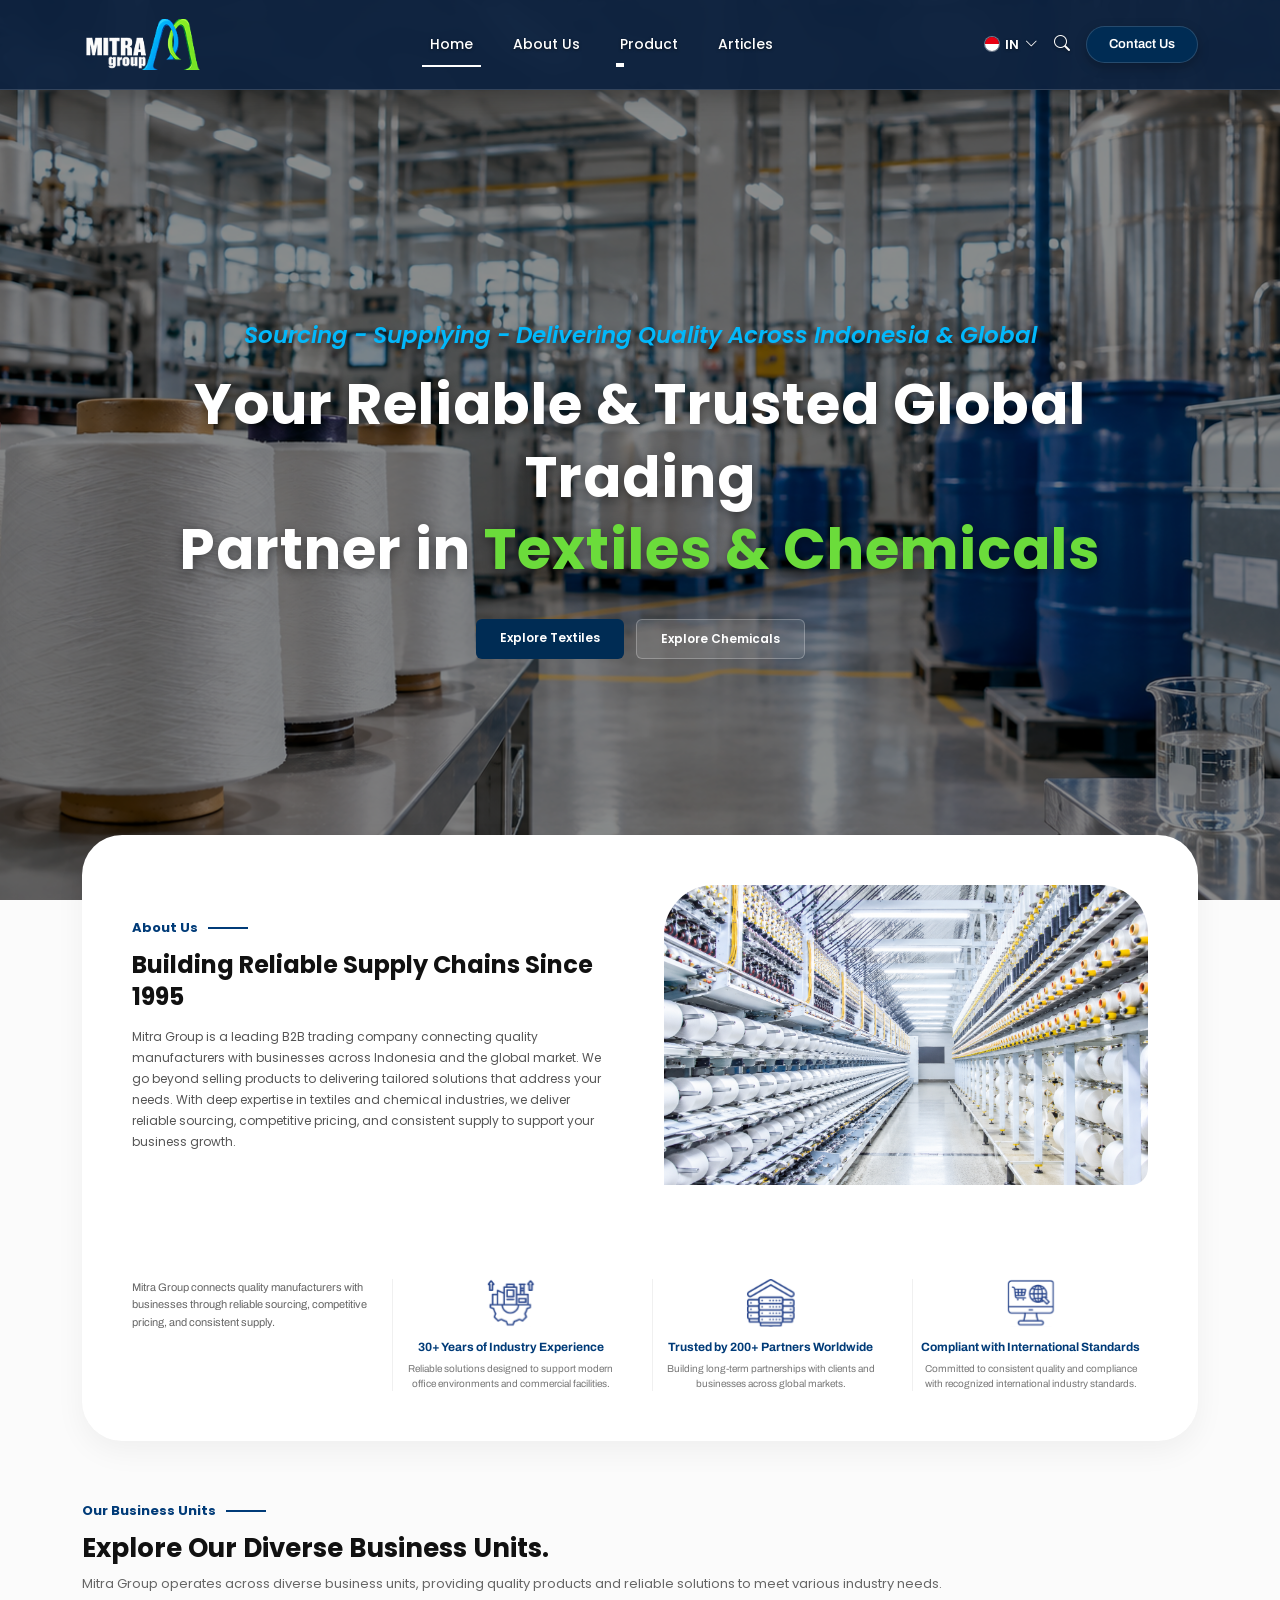
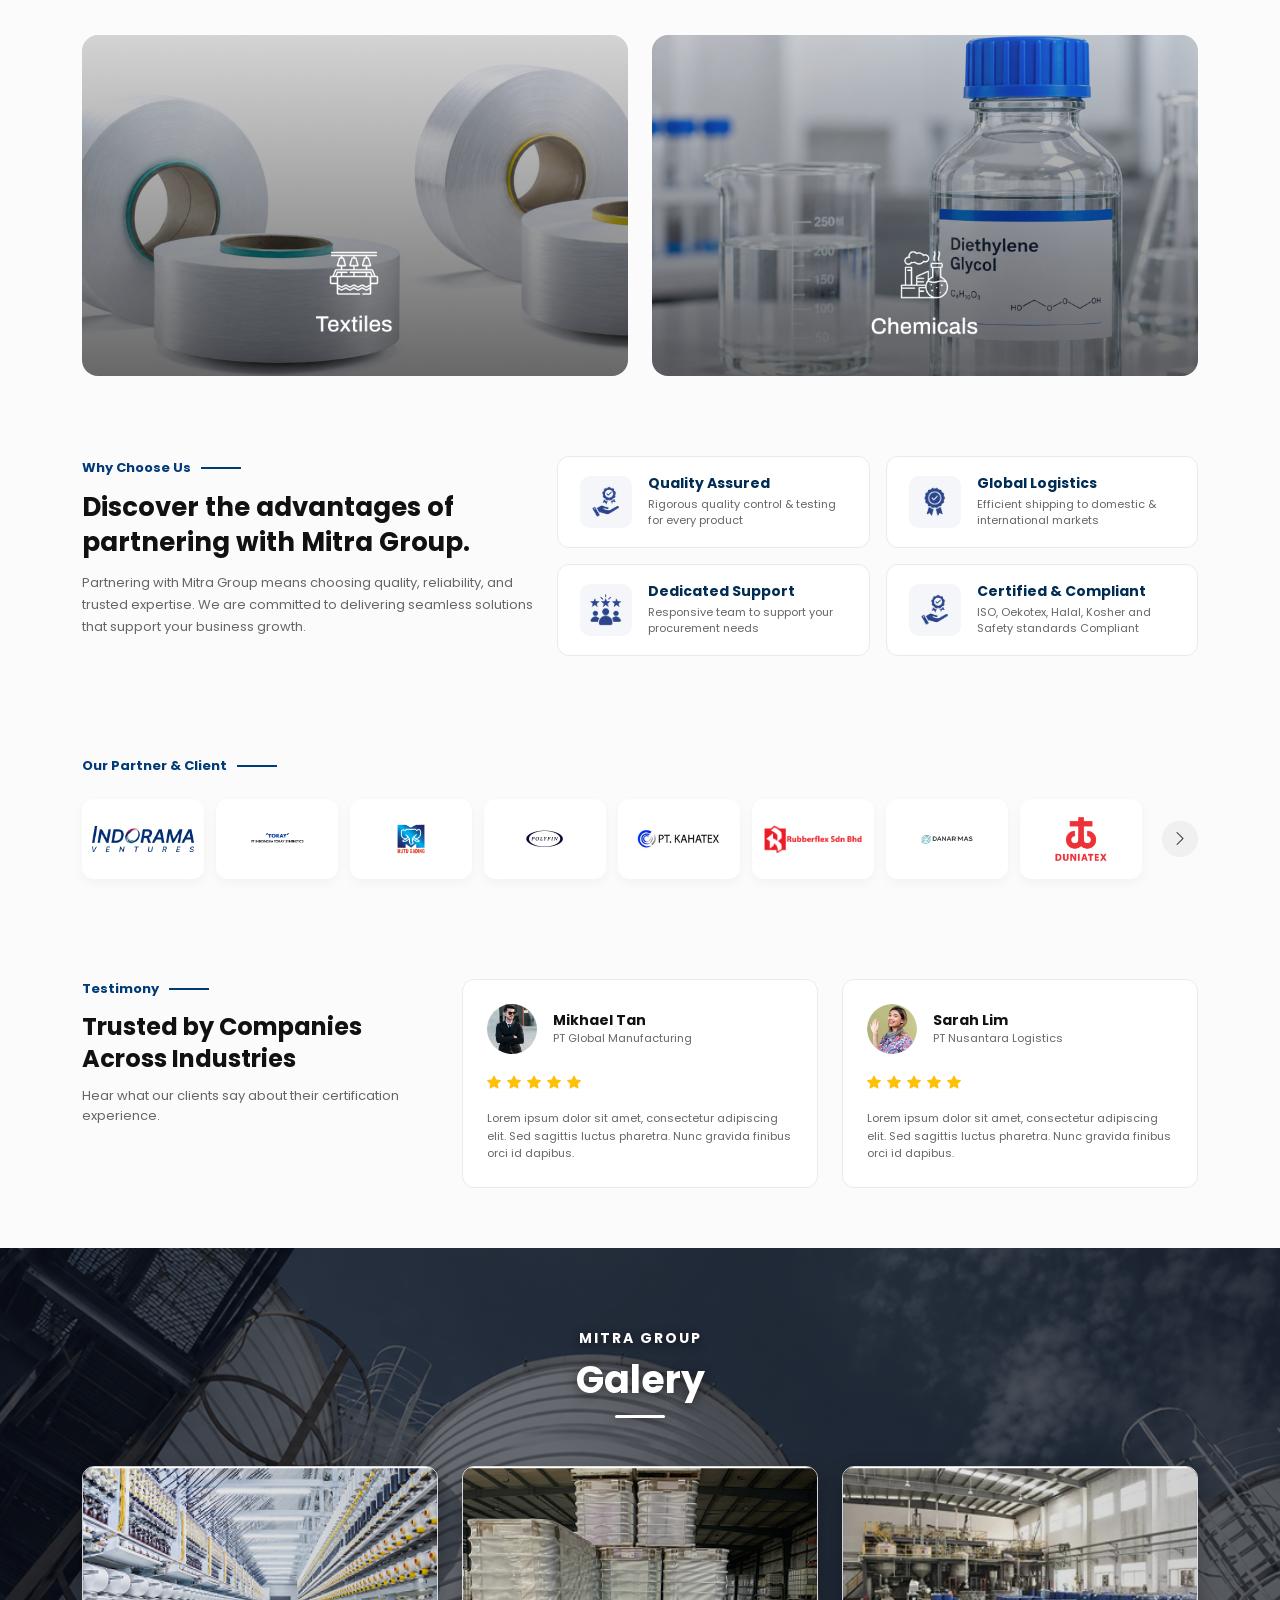
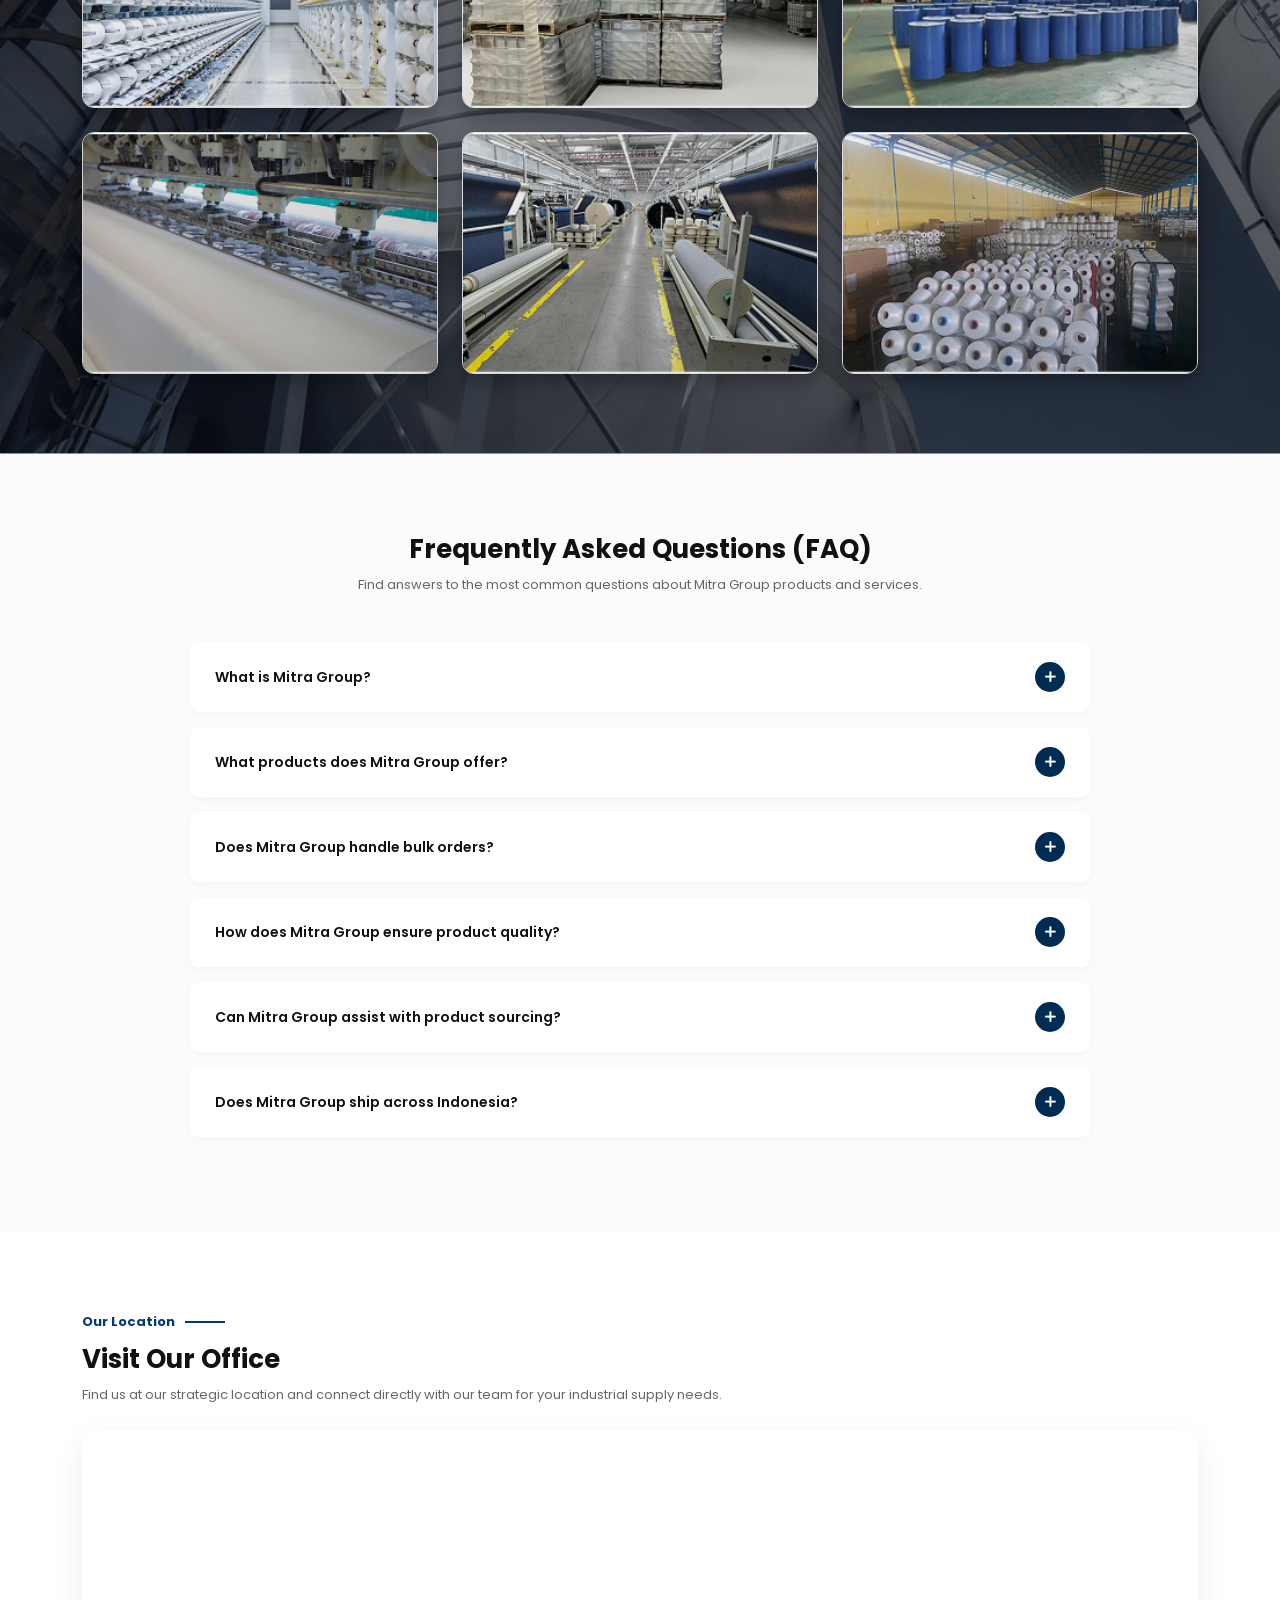
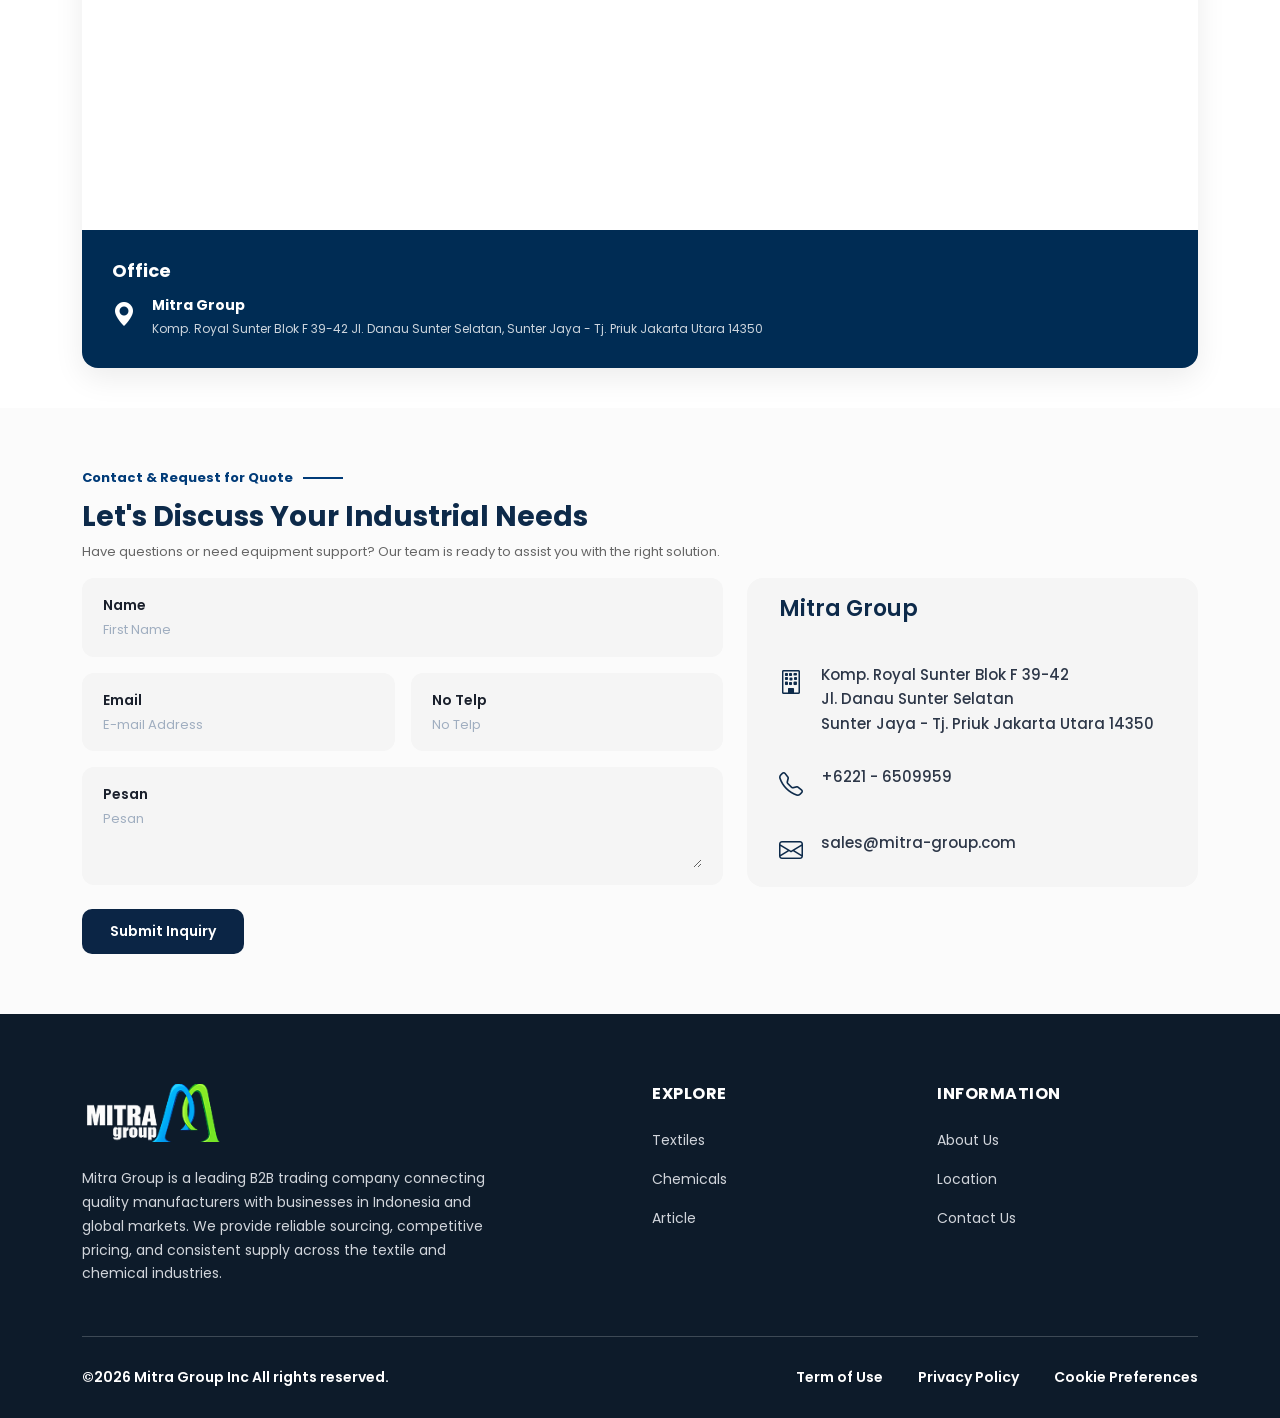
<file: index.html>
<!DOCTYPE html>
<html lang="en">

<head>
    <meta charset="UTF-8">
    <meta name="viewport" content="width=device-width, initial-scale=1.0">
    <title>Mitra Group</title>

    <!-- Bootstrap CSS -->
    <link href="https://cdn.jsdelivr.net/npm/bootstrap@5.3.8/dist/css/bootstrap.min.css" rel="stylesheet">
    
    <!-- Bootstrap Icons -->
    <link rel="stylesheet" href="https://cdn.jsdelivr.net/npm/bootstrap-icons@1.13.1/font/bootstrap-icons.min.css">
    
    <!-- Google Font -->
    <link rel="preconnect" href="https://fonts.googleapis.com">
    <link rel="preconnect" href="https://fonts.gstatic.com" crossorigin>
  <link href="https://fonts.googleapis.com/css2?family=Poppins:ital,wght@0,400;0,500;0,600;0,700;0,800;1,400;1,500;1,600;1,700&display=swap" rel="stylesheet">

  <link href="https://fonts.googleapis.com/css2?family=Archivo:wght@400;500;600&family=Poppins:ital,wght@0,400;0,500;0,600;0,700;0,800;1,400;1,500;1,600;1,700&display=swap" rel="stylesheet">


    <!-- Custom CSS -->
    <link rel="stylesheet" href="css/style.css">
</head>

<body>

    <!-- =====================================================
         HERO SECTION
    ====================================================== -->
    <section class="hero-section">
        <img src="assets/background.png" class="hero-bg" alt="Mitra Group">
        
        <div class="hero-overlay"></div>

        <!-- NAVBAR -->
        <nav class="navbar navbar-expand-lg navbar-dark hero-navbar">
            <div class="container">
                <a class="navbar-brand" href="#">
                    <img src="assets/mitra.png" alt="Mitra Group" class="logo">
                </a>

                <button class="navbar-toggler" type="button" data-bs-toggle="collapse" data-bs-target="#mainNavbar">
                    <span class="navbar-toggler-icon"></span>
                </button>

                <div class="collapse navbar-collapse" id="mainNavbar">
                    <ul class="navbar-nav mx-auto align-items-lg-center gap-lg-4">
                        <li class="nav-item"><a class="nav-link active" href="#">Home</a></li>
                        <li class="nav-item"><a class="nav-link" href="about.html">About Us</a></li>
                        <li class="nav-item dropdown">
                            <a class="nav-link dropdown-toggle" href="detail.html" role="button" data-bs-toggle="dropdown">Product</a>
                            <ul class="dropdown-menu">
                                <li><a class="dropdown-item" href="detail.html">Textiles</a></li>
                                <li><a class="dropdown-item" href="cemical.html">Chemicals</a></li>
                            </ul>
                        </li>
                        <li class="nav-item"><a class="nav-link" href="ar">Articles</a></li>
                    </ul>

                    <div class="nav-right d-flex align-items-center gap-3">
                        <a href="#" class="language-selector">
                            <span class="indonesia-flag"></span> IN <i class="bi bi-chevron-down"></i>
                        </a>
                        <a href="#" class="search-icon"><i class="bi bi-search"></i></a>
                        <a href="#contact" class="btn contact-btn">Contact Us</a>
                    </div>
                </div>
            </div>
        </nav>

        <!-- HERO CONTENT -->
        <div class="container hero-content">
            <p class="hero-small-title">Sourcing - Supplying - Delivering Quality Across Indonesia & Global</p>
            <h1>
                Your Reliable & Trusted Global Trading<br>
                Partner in <span>Textiles & Chemicals</span>
            </h1>
            <div class="hero-buttons">
                <a href="#textiles" class="btn btn-primary-custom">Explore Textiles</a>
                <a href="#chemicals" class="btn btn-outline-custom">Explore Chemicals</a>
            </div>
        </div>
    </section>


    <!-- =====================================================
         ABOUT SECTION
    ====================================================== -->
    <div class="container" id="about">
        <section class="about-section-direct">
            
            <div class="row align-items-center g-4 g-lg-5">
                <div class="col-lg-6">
                    <div class="section-label">
                        <span>About Us</span>
                        <div class="label-line"></div>
                    </div>
                    <h2>Building Reliable Supply Chains Since 1995</h2>
                    <p class="about-desc">
                        Mitra Group is a leading B2B trading company connecting quality manufacturers with businesses across Indonesia and the global market. We go beyond selling products to delivering tailored solutions that address your needs. With deep expertise in textiles and chemical industries, we deliver reliable sourcing, competitive pricing, and consistent supply to support your business growth.
                    </p>
                </div>

                <div class="col-lg-6">
                    <div class="about-img-box">
                        <img src="assets/mitra1.png" alt="About Mitra Group">
                    </div>
                </div>
            </div>

            <div class="row about-features-row g-4">
                <div class="col-6 col-md-3">
                    <p class="feature-col-text">
                        Mitra Group connects quality manufacturers with businesses through reliable sourcing, competitive pricing, and consistent supply.
                    </p>
                </div>

                <div class="col-6 col-md-3">
                    <div class="feature-col-item">
                        <div class="feature-col-img">
                            <img src="assets/mitra2.svg" alt="30+ Years Industry Experience">
                        </div>
                        <h6>30+ Years of Industry Experience</h6>
                        <p>Reliable solutions designed to support modern office environments and commercial facilities.</p>
                    </div>
                </div>

                <div class="col-6 col-md-3">
                    <div class="feature-col-item">
                        <div class="feature-col-img">
                            <img src="assets/mitra3.svg" alt="Trusted by 200+ Partners">
                        </div>
                        <h6>Trusted by 200+ Partners Worldwide</h6>
                        <p>Building long-term partnerships with clients and businesses across global markets.</p>
                    </div>
                </div>

                <div class="col-6 col-md-3">
                    <div class="feature-col-item">
                        <div class="feature-col-img">
                            <img src="assets/mitra4.svg" alt="Compliant with Standards">
                        </div>
                        <h6>Compliant with International Standards</h6>
                        <p>Committed to consistent quality and compliance with recognized international industry standards.</p>
                    </div>
                </div>
            </div>

        </section>
    </div>


    <!-- =====================================================
         BUSINESS UNITS
    ====================================================== -->
    <section class="business-section">
        <div class="container">
            <div class="section-label">
                <span>Our Business Units</span>
                <div class="label-line"></div>
            </div>
            <h2>Explore Our Diverse Business Units.</h2>
            <p class="section-description">
                Mitra Group operates across diverse business units, providing quality products and reliable solutions to meet various industry needs.
            </p>

            <div class="row g-4 mt-1">
                <div class="col-md-6" id="textiles">
                    <a href="#" class="business-card">
                        <img src="assets/mitra5.png" alt="Textiles">
                    </a>
                </div>

                <div class="col-md-6" id="chemicals">
                    <a href="#" class="business-card">
                        <img src="assets/mitra6.png" alt="Chemicals">
                    </a>
                </div>
            </div>
        </div>
    </section>


    <!-- =====================================================
         WHY CHOOSE US
    ====================================================== -->
    <section class="why-section">
        <div class="container">
            <div class="row g-4 align-items-center">
                <div class="col-lg-5">
                    <div class="section-label">
                        <span>Why Choose Us</span>
                        <div class="label-line"></div>
                    </div>
                    <h2>Discover the advantages of partnering with Mitra Group.</h2>
                    <p class="why-desc">
                        Partnering with Mitra Group means choosing quality, reliability, and trusted expertise. We are committed to delivering seamless solutions that support your business growth.
                    </p>
                </div>

                <div class="col-lg-7">
                    <div class="row g-3">
                        <!-- Card 1: Quality Assured -->
                        <div class="col-md-6">
                            <div class="advantage-card">
                                <div class="advantage-icon">
                                    <img src="assets/quality.png" alt="Quality Assured">
                                </div>
                                <div>
                                    <h5>Quality Assured</h5>
                                    <p>Rigorous quality control & testing for every product</p>
                                </div>
                            </div>
                        </div>

                        <!-- Card 2: Global Logistics -->
                        <div class="col-md-6">
                            <div class="advantage-card">
                                <div class="advantage-icon">
                                    <img src="assets/global.png" alt="Global Logistics">
                                </div>
                                <div>
                                    <h5>Global Logistics</h5>
                                    <p>Efficient shipping to domestic & international markets</p>
                                </div>
                            </div>
                        </div>

                        <!-- Card 3: Dedicated Support -->
                        <div class="col-md-6">
                            <div class="advantage-card">
                                <div class="advantage-icon">
                                    <img src="assets/dedicatet.png" alt="Dedicated Support">
                                </div>
                                <div>
                                    <h5>Dedicated Support</h5>
                                    <p>Responsive team to support your procurement needs</p>
                                </div>
                            </div>
                        </div>

                        <!-- Card 4: Certified & Compliant -->
                        <div class="col-md-6">
                            <div class="advantage-card">
                                <div class="advantage-icon">
                                    <img src="assets/quality.png" alt="Certified & Compliant">
                                </div>
                                <div>
                                    <h5>Certified & Compliant</h5>
                                    <p>ISO, Oekotex, Halal, Kosher and Safety standards Compliant</p>
                                </div>
                            </div>
                        </div>
                    </div>
                </div>
            </div>
        </div>
    </section>


    <!-- =====================================================
         OUR PARTNER & CLIENT
    ====================================================== -->
    <section class="partners-section">
        <div class="container">
            <div class="section-label">
                <span>Our Partner & Client</span>
                <div class="label-line"></div>
            </div>
            
            <div class="partners-carousel d-flex align-items-center mt-4">
                <div class="partner-logo"><img src="assets/indorama.png" alt="Dorama"></div>
                <div class="partner-logo"><img src="assets/toray.png" alt="Toray"></div>
                <div class="partner-logo"><img src="assets/mutu.png" alt="Logo 3"></div>
                <div class="partner-logo"><img src="assets/polyfin.jpg" alt="Polyfin"></div>
                <div class="partner-logo"><img src="assets/kahatex.jpg" alt="PT Kahatex"></div>
                <div class="partner-logo"><img src="assets/rubberflex.png" alt="Rubberflex"></div>
                <div class="partner-logo"><img src="assets/danar.png" alt="Danarmas"></div>
                <div class="partner-logo"><img src="assets/duniatex.png" alt="Duniatex"></div>
                
                <button class="nav-arrow"><i class="bi bi-chevron-right"></i></button>
            </div>
        </div>
    </section>


    <!-- =====================================================
         TESTIMONY
    ====================================================== -->
    <section class="testimony-section">
        <div class="container">
            <div class="row g-4">
                <div class="col-lg-4">
                    <div class="section-label">
                        <span>Testimony</span>
                        <div class="label-line"></div>
                    </div>
                    <h2>Trusted by Companies Across Industries</h2>
                    <p class="testimony-desc">
                        Hear what our clients say about their certification experience.
                    </p>
                </div>

                <div class="col-lg-8">
                    <div class="row g-4">
                        <div class="col-md-6">
                            <div class="testimony-card">
                                <div class="d-flex align-items-center gap-3 mb-3">
                                    <img src="assets/mikhael.jpg" alt="Mikhael Tan" class="testimony-avatar">
                                    <div>
                                        <h6>Mikhael Tan</h6>
                                        <p class="company-name">PT Global Manufacturing</p>
                                    </div>
                                </div>
                                <div class="stars mb-3">
                                    <i class="bi bi-star-fill"></i>
                                    <i class="bi bi-star-fill"></i>
                                    <i class="bi bi-star-fill"></i>
                                    <i class="bi bi-star-fill"></i>
                                    <i class="bi bi-star-fill"></i>
                                </div>
                                <p class="testimony-text">
                                    Lorem ipsum dolor sit amet, consectetur adipiscing elit. Sed sagittis luctus pharetra. Nunc gravida finibus orci id dapibus.
                                </p>
                            </div>
                        </div>

                        <div class="col-md-6">
                            <div class="testimony-card">
                                <div class="d-flex align-items-center gap-3 mb-3">
                                    <img src="assets/sarah.png" alt="Sarah Lim" class="testimony-avatar">
                                    <div>
                                        <h6>Sarah Lim</h6>
                                        <p class="company-name">PT Nusantara Logistics</p>
                                    </div>
                                </div>
                                <div class="stars mb-3">
                                    <i class="bi bi-star-fill"></i>
                                    <i class="bi bi-star-fill"></i>
                                    <i class="bi bi-star-fill"></i>
                                    <i class="bi bi-star-fill"></i>
                                    <i class="bi bi-star-fill"></i>
                                </div>
                                <p class="testimony-text">
                                    Lorem ipsum dolor sit amet, consectetur adipiscing elit. Sed sagittis luctus pharetra. Nunc gravida finibus orci id dapibus.
                                </p>
                            </div>
                        </div>
                    </div>
                </div>
            </div>
        </div>
    </section>
<!-- GALLERY SECTION -->
    <section class="gallery-section" style="background: url('assets/galery.png') no-repeat center center / cover;">
        <div class="gallery-overlay"></div>
        <div class="container position-relative gallery-content">
            <div class="text-center mb-5">
                <p class="gallery-small-title">MITRA GROUP</p>
                <h2 class="gallery-title">Galery</h2>
                <div class="gallery-line"></div>
            </div>

            <div class="row g-4 justify-content-center">
                <div class="col-md-4">
                    <div class="gallery-item">
                        <img src="assets/galery1.png" alt="Gallery 1">
                    </div>
                </div>
                <div class="col-md-4">
                    <div class="gallery-item">
                        <img src="assets/galery2.png" alt="Gallery 2">
                    </div>
                </div>
                <div class="col-md-4">
                    <div class="gallery-item">
                        <img src="assets/galery3.png" alt="Gallery 3">
                    </div>
                </div>
                <div class="col-md-4">
                    <div class="gallery-item">
                        <img src="assets/galery4.png" alt="Gallery 4">
                    </div>
                </div>
                <div class="col-md-4">
                    <div class="gallery-item">
                        <img src="assets/galery5.png" alt="Gallery 5">
                    </div>
                </div>
                <div class="col-md-4">
                    <div class="gallery-item">
                        <img src="assets/galery6.png" alt="Gallery 6">
                    </div>
                </div>
            </div>
        </div>
    </section>

    <!-- ELEMEN BACKDROP GELAP -->
    <div class="gallery-backdrop" id="galleryBackdrop"></div>
    <!-- =====================================================
         FAQ SECTION
    ====================================================== -->
    <section class="faq-section">
        <div class="container">
            <div class="text-center mb-5">
                <h2 class="faq-title">Frequently Asked Questions (FAQ)</h2>
                <p class="faq-subtitle">Find answers to the most common questions about Mitra Group products and services.</p>
            </div>

            <div class="accordion custom-faq mx-auto" id="faqAccordion" style="max-width: 900px;">
                
                <!-- FAQ 1 -->
                <div class="accordion-item">
                    <h2 class="accordion-header" id="heading1">
                        <button class="accordion-button collapsed" type="button" data-bs-toggle="collapse" data-bs-target="#collapse1" aria-expanded="false" aria-controls="collapse1">
                            What is Mitra Group?
                        </button>
                    </h2>
                    <div id="collapse1" class="accordion-collapse collapse" aria-labelledby="heading1" data-bs-parent="#faqAccordion">
                        <div class="accordion-body">
                            Mitra Group is a leading B2B trading company connecting quality manufacturers with businesses across Indonesia and the global market.
                        </div>
                    </div>
                </div>

                <!-- FAQ 2 -->
                <div class="accordion-item">
                    <h2 class="accordion-header" id="heading2">
                        <button class="accordion-button collapsed" type="button" data-bs-toggle="collapse" data-bs-target="#collapse2" aria-expanded="false" aria-controls="collapse2">
                            What products does Mitra Group offer?
                        </button>
                    </h2>
                    <div id="collapse2" class="accordion-collapse collapse" aria-labelledby="heading2" data-bs-parent="#faqAccordion">
                        <div class="accordion-body">
                            We specialize in textiles and chemical products, providing reliable sourcing, competitive pricing, and consistent supply.
                        </div>
                    </div>
                </div>

                <!-- FAQ 3 -->
                <div class="accordion-item">
                    <h2 class="accordion-header" id="heading3">
                        <button class="accordion-button collapsed" type="button" data-bs-toggle="collapse" data-bs-target="#collapse3" aria-expanded="false" aria-controls="collapse3">
                            Does Mitra Group handle bulk orders?
                        </button>
                    </h2>
                    <div id="collapse3" class="accordion-collapse collapse" aria-labelledby="heading3" data-bs-parent="#faqAccordion">
                        <div class="accordion-body">
                            Yes, we are equipped to handle bulk orders efficiently, ensuring timely delivery and consistent quality for large-scale requirements.
                        </div>
                    </div>
                </div>

                <!-- FAQ 4 -->
                <div class="accordion-item">
                    <h2 class="accordion-header" id="heading4">
                        <button class="accordion-button collapsed" type="button" data-bs-toggle="collapse" data-bs-target="#collapse4" aria-expanded="false" aria-controls="collapse4">
                            How does Mitra Group ensure product quality?
                        </button>
                    </h2>
                    <div id="collapse4" class="accordion-collapse collapse" aria-labelledby="heading4" data-bs-parent="#faqAccordion">
                        <div class="accordion-body">
                            We implement rigorous quality control and testing for every product, adhering to recognized international industry standards.
                        </div>
                    </div>
                </div>

                <!-- FAQ 5 -->
                <div class="accordion-item">
                    <h2 class="accordion-header" id="heading5">
                        <button class="accordion-button collapsed" type="button" data-bs-toggle="collapse" data-bs-target="#collapse5" aria-expanded="false" aria-controls="collapse5">
                            Can Mitra Group assist with product sourcing?
                        </button>
                    </h2>
                    <div id="collapse5" class="accordion-collapse collapse" aria-labelledby="heading5" data-bs-parent="#faqAccordion">
                        <div class="accordion-body">
                            Absolutely. We offer tailored sourcing solutions, connecting you with the right manufacturers to meet your specific needs.
                        </div>
                    </div>
                </div>

                <!-- FAQ 6 -->
                <div class="accordion-item">
                    <h2 class="accordion-header" id="heading6">
                        <button class="accordion-button collapsed" type="button" data-bs-toggle="collapse" data-bs-target="#collapse6" aria-expanded="false" aria-controls="collapse6">
                            Does Mitra Group ship across Indonesia?
                        </button>
                    </h2>
                    <div id="collapse6" class="accordion-collapse collapse" aria-labelledby="heading6" data-bs-parent="#faqAccordion">
                        <div class="accordion-body">
                            Yes, we provide efficient shipping to domestic markets across Indonesia as well as international markets.
                        </div>
                    </div>
                </div>

            </div>
        </div>
    </section>


    <!-- =====================================================
         OUR LOCATION SECTION
    ====================================================== -->
    <section class="location-section">
        <div class="container">
            <div class="section-label">
                <span>Our Location</span>
                <div class="label-line"></div>
            </div>
            <h2>Visit Our Office</h2>
            <p class="section-description">Find us at our strategic location and connect directly with our team for your industrial supply needs.</p>
            
            <div class="location-card mt-4">
                <!-- Ganti src iframe ini dengan link Google Maps lokasi asli kamu -->
                <iframe src="https://www.google.com/maps/embed?pb=!1m18!1m12!1m3!1d3966.521260322283!2d106.8961713147698!3d-6.194743395514825!2m3!1f0!2f0!3f0!3m2!1i1024!2i768!4f13.1!3m3!1m2!1s0x2e69f53b8b7601e9%3A0x6b2c5e8e2d5d8e0!2sJl.%20Danau%20Sunter%20Selatan!5e0!3m2!1sen!2sid!4v1620000000000!5m2!1sen!2sid" width="100%" height="400" style="border:0;" allowfullscreen="" loading="lazy"></iframe>
                
                <div class="office-info-box">
                    <h4>Office</h4>
                    <div class="d-flex gap-3 align-items-start mt-3">
                        <i class="bi bi-geo-alt-fill fs-4"></i>
                        <div>
                            <h6>Mitra Group</h6>
                            <p>Komp. Royal Sunter Blok F 39-42 Jl. Danau Sunter Selatan, Sunter Jaya - Tj. Priuk Jakarta Utara 14350</p>
                        </div>
                    </div>
                </div>
            </div>
        </div>
    </section>

<!-- =====================================================
         CONTACT & REQUEST FOR QUOTE
    ====================================================== -->
    <section class="contact-section">
        <div class="container">
            <div class="section-label">
                <span>Contact & Request for Quote</span>
                <div class="label-line"></div>
            </div>
            <h2>Let's Discuss Your Industrial Needs</h2>
            <p class="section-description">Have questions or need equipment support? Our team is ready to assist you with the right solution.</p>

            <div class="row g-4">
                <!-- Kolom Form -->
                <div class="col-lg-7">
                    <form class="contact-form">
                        <!-- Input Name -->
                        <div class="input-group-custom mb-3">
                            <label class="form-label">Name</label>
                            <input type="text" class="form-control" placeholder="First Name">
                        </div>

                        <!-- Input Email & No Telp -->
                        <div class="row g-3 mb-3">
                            <div class="col-md-6">
                                <div class="input-group-custom">
                                    <label class="form-label">Email</label>
                                    <input type="email" class="form-control" placeholder="E-mail Address">
                                </div>
                            </div>
                            <div class="col-md-6">
                                <div class="input-group-custom">
                                    <label class="form-label">No Telp</label>
                                    <input type="text" class="form-control" placeholder="No Telp">
                                </div>
                            </div>
                        </div>

                        <!-- Input Pesan -->
                        <div class="input-group-custom mb-4">
                            <label class="form-label">Pesan</label>
                            <textarea class="form-control" rows="3" placeholder="Pesan"></textarea>
                        </div>

                        <button type="submit" class="btn submit-btn">Submit Inquiry</button>
                    </form>
                </div>

                <!-- Kolom Info Kontak -->
                <div class="col-lg-5">
                    <div class="contact-info-box">
                        <h4>Mitra Group</h4>
                        <div class="contact-item">
                            <i class="bi bi-building"></i>
                            <p>Komp. Royal Sunter Blok F 39-42<br>Jl. Danau Sunter Selatan<br>Sunter Jaya - Tj. Priuk Jakarta Utara 14350</p>
                        </div>
                        <div class="contact-item">
                            <i class="bi bi-telephone"></i>
                            <p>+6221 - 6509959</p>
                        </div>
                        <div class="contact-item">
                            <i class="bi bi-envelope"></i>
                            <p>sales@mitra-group.com</p>
                        </div>
                    </div>
                </div>
            </div>
        </div>
    </section>

    <!-- footer -->
<footer id="contact">
    <div class="container">
        <div class="row g-4">
            <!-- Column 1: Logo & Description -->
            <div class="col-lg-5">
                <img src="assets/mitra.png" class="footer-logo" alt="Mitra Group">
                <p class="footer-desc">Mitra Group is a leading B2B trading company connecting quality manufacturers with businesses in Indonesia and global markets. We provide reliable sourcing, competitive pricing, and consistent supply across the textile and chemical industries.</p>
            </div>

            <!-- Column 2: Explore -->
            <div class="col-6 col-md-3 col-lg-3 offset-lg-1">
                <h5>Explore</h5>
                <ul class="footer-links">
                    <li><a href="#textiles">Textiles</a></li>
                    <li><a href="#chemicals">Chemicals</a></li>
                    <li><a href="#articles">Article</a></li>
                </ul>
            </div>

            <!-- Column 3: Information -->
            <div class="col-6 col-md-3 col-lg-3">
                <h5>Information</h5>
                <ul class="footer-links">
                    <li><a href="#about">About Us</a></li>
                    <li><a href="#location">Location</a></li>
                    <li><a href="#contact">Contact Us</a></li>
                </ul>
            </div>
        </div>

        <hr class="footer-divider">

        <div class="footer-bottom">
            <div class="copyright">
                ©2026 Mitra Group Inc All rights reserved.
            </div>
            <div class="footer-legal-links">
                <a href="#">Term of Use</a>
                <a href="#">Privacy Policy</a>
                <a href="#">Cookie Preferences</a>
            </div>
        </div>
    </div>
</footer>

    <!-- Bootstrap JS -->

    <script>
        document.addEventListener('DOMContentLoaded', () => {
            const images = document.querySelectorAll('.gallery-item img');
            const backdrop = document.getElementById('galleryBackdrop');
            let currentZoomed = null;

            function closeZoom() {
                if (currentZoomed) {
                    currentZoomed.classList.remove('zoomed');
                    backdrop.classList.remove('show');
                    currentZoomed = null;
                }
            }

            images.forEach(img => {
                img.addEventListener('click', (e) => {
                    e.stopPropagation();
                    if (img.classList.contains('zoomed')) {
                        closeZoom();
                    } else {
                        closeZoom();
                        img.classList.add('zoomed');
                        backdrop.classList.add('show');
                        currentZoomed = img;
                    }
                });
            });

            backdrop.addEventListener('click', closeZoom);
            window.addEventListener('scroll', closeZoom);
        });
    </script>
    <script src="https://cdn.jsdelivr.net/npm/bootstrap@5.3.8/dist/js/bootstrap.bundle.min.js"></script>
</body>

</html>
</file>
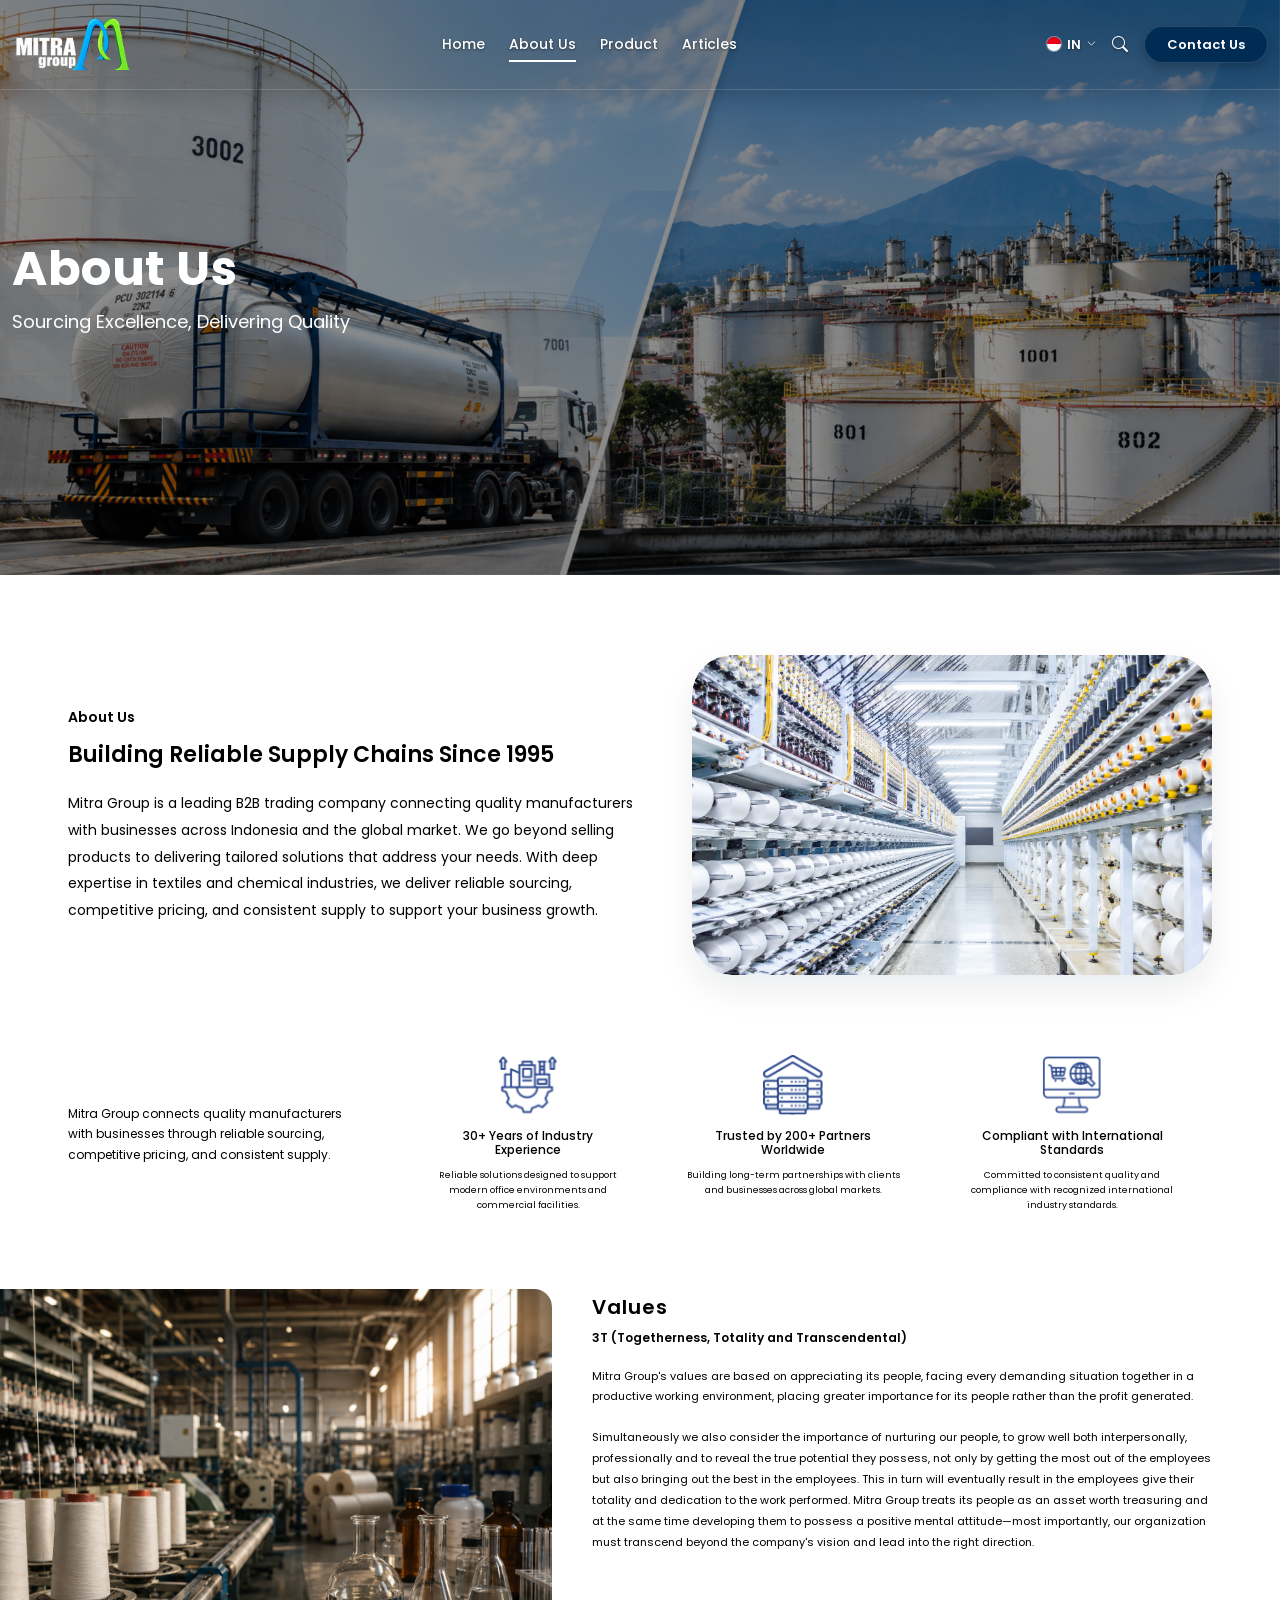
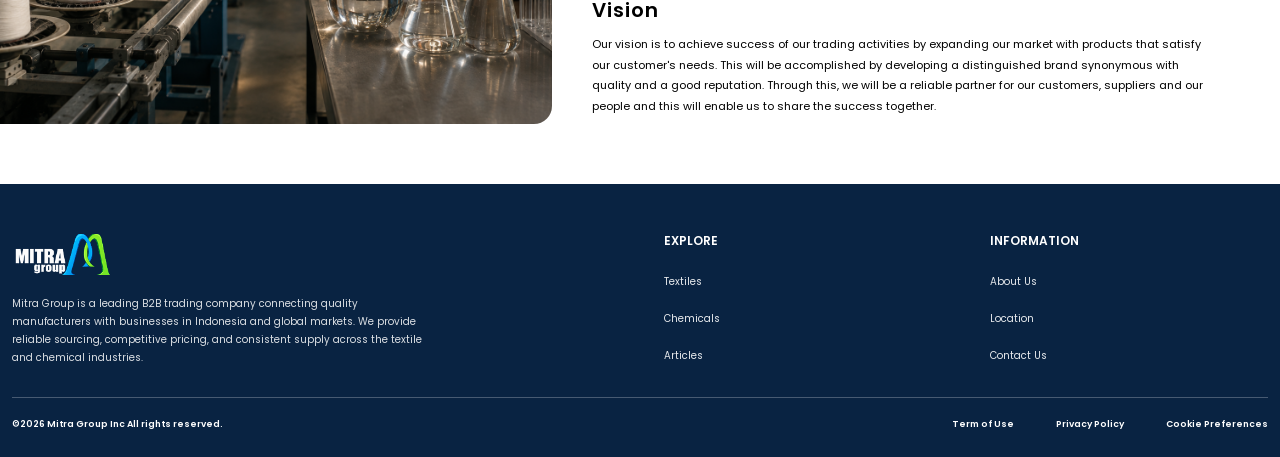
<file: about.html>
<!DOCTYPE html>
<html lang="en">
<head>
<meta charset="UTF-8">
<meta name="viewport" content="width=device-width, initial-scale=1.0">
<title>About Us | Mitra Group</title>

<link href="https://cdn.jsdelivr.net/npm/bootstrap@5.3.8/dist/css/bootstrap.min.css" rel="stylesheet">
<link rel="stylesheet" href="https://cdn.jsdelivr.net/npm/bootstrap-icons@1.13.1/font/bootstrap-icons.min.css">
<link rel="preconnect" href="https://fonts.googleapis.com">
<link rel="preconnect" href="https://fonts.gstatic.com" crossorigin>
<link href="https://fonts.googleapis.com/css2?family=Poppins:wght@400;500;600;700&display=swap" rel="stylesheet">

<link rel="stylesheet" href="css/about.css">
</head>

<body>

<!-- ===================== HERO ===================== -->
<section class="hero-section">

  <img src="assets/background1.png" class="hero-bg" alt="Mitra Group">
  <div class="hero-overlay"></div>

  <nav class="navbar navbar-expand-lg navbar-dark hero-navbar">
    <div class="container">

      <a class="navbar-brand" href="index.html">
        <img src="assets/mitra.png" alt="Mitra Group" class="logo">
      </a>

      <button class="navbar-toggler" type="button" data-bs-toggle="collapse"
              data-bs-target="#mainNavbar" aria-controls="mainNavbar"
              aria-expanded="false" aria-label="Toggle navigation">
        <span class="navbar-toggler-icon"></span>
      </button>

      <div class="collapse navbar-collapse" id="mainNavbar">

        <ul class="navbar-nav mx-auto align-items-lg-center gap-lg-4">
          <li class="nav-item"><a class="nav-link" href="index.html">Home</a></li>
          <li class="nav-item"><a class="nav-link active" href="about.html">About Us</a></li>
          <li class="nav-item dropdown">
            <a class="nav-link dropdown-toggle" href="#" role="button"
               data-bs-toggle="dropdown" aria-expanded="false">Product</a>
            <ul class="dropdown-menu">
              <li><a class="dropdown-item" href="detail.html">Textiles</a></li>
              <li><a class="dropdown-item" href="#chemicals">Chemicals</a></li>
            </ul>
          </li>
          <li class="nav-item"><a class="nav-link" href="#articles">Articles</a></li>
        </ul>

        <div class="nav-right d-flex align-items-center gap-3">
          <a href="#" class="language-selector">
            <span class="indonesia-flag"></span>
            <span>IN</span>
            <i class="bi bi-chevron-down"></i>
          </a>
          <a href="#" class="search-icon"><i class="bi bi-search"></i></a>
          <a href="#contact" class="btn contact-btn">Contact Us</a>
        </div>

      </div>
    </div>
  </nav>

  <div class="hero-content">
    <div class="container">
      <div class="hero-text">
        <h1>About Us</h1>
        <p>Sourcing Excellence, Delivering Quality</p>
      </div>
    </div>
  </div>

</section>


<!-- ===================== ABOUT US ===================== -->
<section class="about-section">
  <div class="container">

    <div class="about-main-row">

      <div class="about-text">
        <div class="section-heading">
          <div class="section-label">
            <span>About Us</span>
            <span class="label-line"></span>
          </div>
          <h2>Building Reliable Supply Chains Since 1995</h2>
        </div>

        <p class="about-description">
          Mitra Group is a leading B2B trading company connecting quality
          manufacturers with businesses across Indonesia and the global market.
          We go beyond selling products to delivering tailored solutions that
          address your needs. With deep expertise in textiles and chemical
          industries, we deliver reliable sourcing, competitive pricing, and
          consistent supply to support your business growth.
        </p>
      </div>

      <div class="about-image-wrapper">
        <img src="assets/mitra1.png" alt="Mitra Group Textile Factory">
      </div>

    </div>

    <div class="features-row">

      <div class="feature-intro">
        <p>
          Mitra Group connects quality manufacturers with businesses through
          reliable sourcing, competitive pricing, and consistent supply.
        </p>
      </div>

      <div class="feature-item">
        <div class="feature-icon">
          <img src="assets/mitra2.svg" alt="30+ Years Industry Experience">
        </div>
        <h3>30+ Years of Industry Experience</h3>
        <p>Reliable solutions designed to support modern office environments and commercial facilities.</p>
      </div>

      <div class="feature-item">
        <div class="feature-icon">
          <img src="assets/mitra3.svg" alt="Trusted by 200+ Partners">
        </div>
        <h3>Trusted by 200+ Partners Worldwide</h3>
        <p>Building long-term partnerships with clients and businesses across global markets.</p>
      </div>

      <div class="feature-item">
        <div class="feature-icon">
          <img src="assets/mitra4.svg" alt="International Standards">
        </div>
        <h3>Compliant with International Standards</h3>
        <p>Committed to consistent quality and compliance with recognized international industry standards.</p>
      </div>

    </div>

  </div>
</section>


<!-- ===================== VALUES & VISION ===================== -->
<section class="values-vision-section">
  <div class="vv-wrapper">

    <div class="vv-image-wrapper">
      <img src="assets/mitra7.png" alt="Mitra Group Values and Vision" class="vv-img">
    </div>

    <div class="vv-content">

      <div class="vv-block">
        <h2>Values</h2>
        <h3>3T (Togetherness, Totality and Transcendental)</h3>

        <p>
          Mitra Group's values are based on appreciating its people, facing
          every demanding situation together in a productive working
          environment, placing greater importance for its people rather than
          the profit generated.
        </p>

        <p>
          Simultaneously we also consider the importance of nurturing our
          people, to grow well both interpersonally, professionally and to
          reveal the true potential they possess, not only by getting the most
          out of the employees but also bringing out the best in the employees.
          This in turn will eventually result in the employees give their
          totality and dedication to the work performed. Mitra Group treats its
          people as an asset worth treasuring and at the same time developing
          them to possess a positive mental attitude—most importantly, our
          organization must transcend beyond the company's vision and lead into
          the right direction.
        </p>
      </div>

      <div class="vv-block vision-block">
        <h2>Vision</h2>
        <p>
          Our vision is to achieve success of our trading activities by
          expanding our market with products that satisfy our customer's needs.
          This will be accomplished by developing a distinguished brand
          synonymous with quality and a good reputation. Through this, we will
          be a reliable partner for our customers, suppliers and our people and
          this will enable us to share the success together.
        </p>
      </div>

    </div>

  </div>
</section>


<!-- ===================== FOOTER ===================== -->
<footer id="contact">
  <div class="container">

    <div class="row g-5">

      <div class="col-lg-5">
        <img src="assets/mitra.png" class="footer-logo" alt="Mitra Group">
        <p class="footer-description">
          Mitra Group is a leading B2B trading company connecting quality
          manufacturers with businesses in Indonesia and global markets. We
          provide reliable sourcing, competitive pricing, and consistent supply
          across the textile and chemical industries.
        </p>
      </div>

      <div class="col-6 col-lg-3 offset-lg-1">
        <h4>Explore</h4>
        <ul class="footer-links">
          <li><a href="#textiles">Textiles</a></li>
          <li><a href="#chemicals">Chemicals</a></li>
          <li><a href="#articles">Articles</a></li>
        </ul>
      </div>

      <div class="col-6 col-lg-3">
        <h4>Information</h4>
        <ul class="footer-links">
          <li><a href="about.html">About Us</a></li>
          <li><a href="#location">Location</a></li>
          <li><a href="#contact">Contact Us</a></li>
        </ul>
      </div>

    </div>

    <div class="footer-divider"></div>

    <div class="footer-bottom">
      <p class="copyright">©2026 Mitra Group Inc All rights reserved.</p>
      <div class="footer-legal-links">
        <a href="#">Term of Use</a>
        <a href="#">Privacy Policy</a>
        <a href="#">Cookie Preferences</a>
      </div>
    </div>

  </div>
</footer>

<script src="https://cdn.jsdelivr.net/npm/bootstrap@5.3.8/dist/js/bootstrap.bundle.min.js"></script>
</body>
</html>
</file>
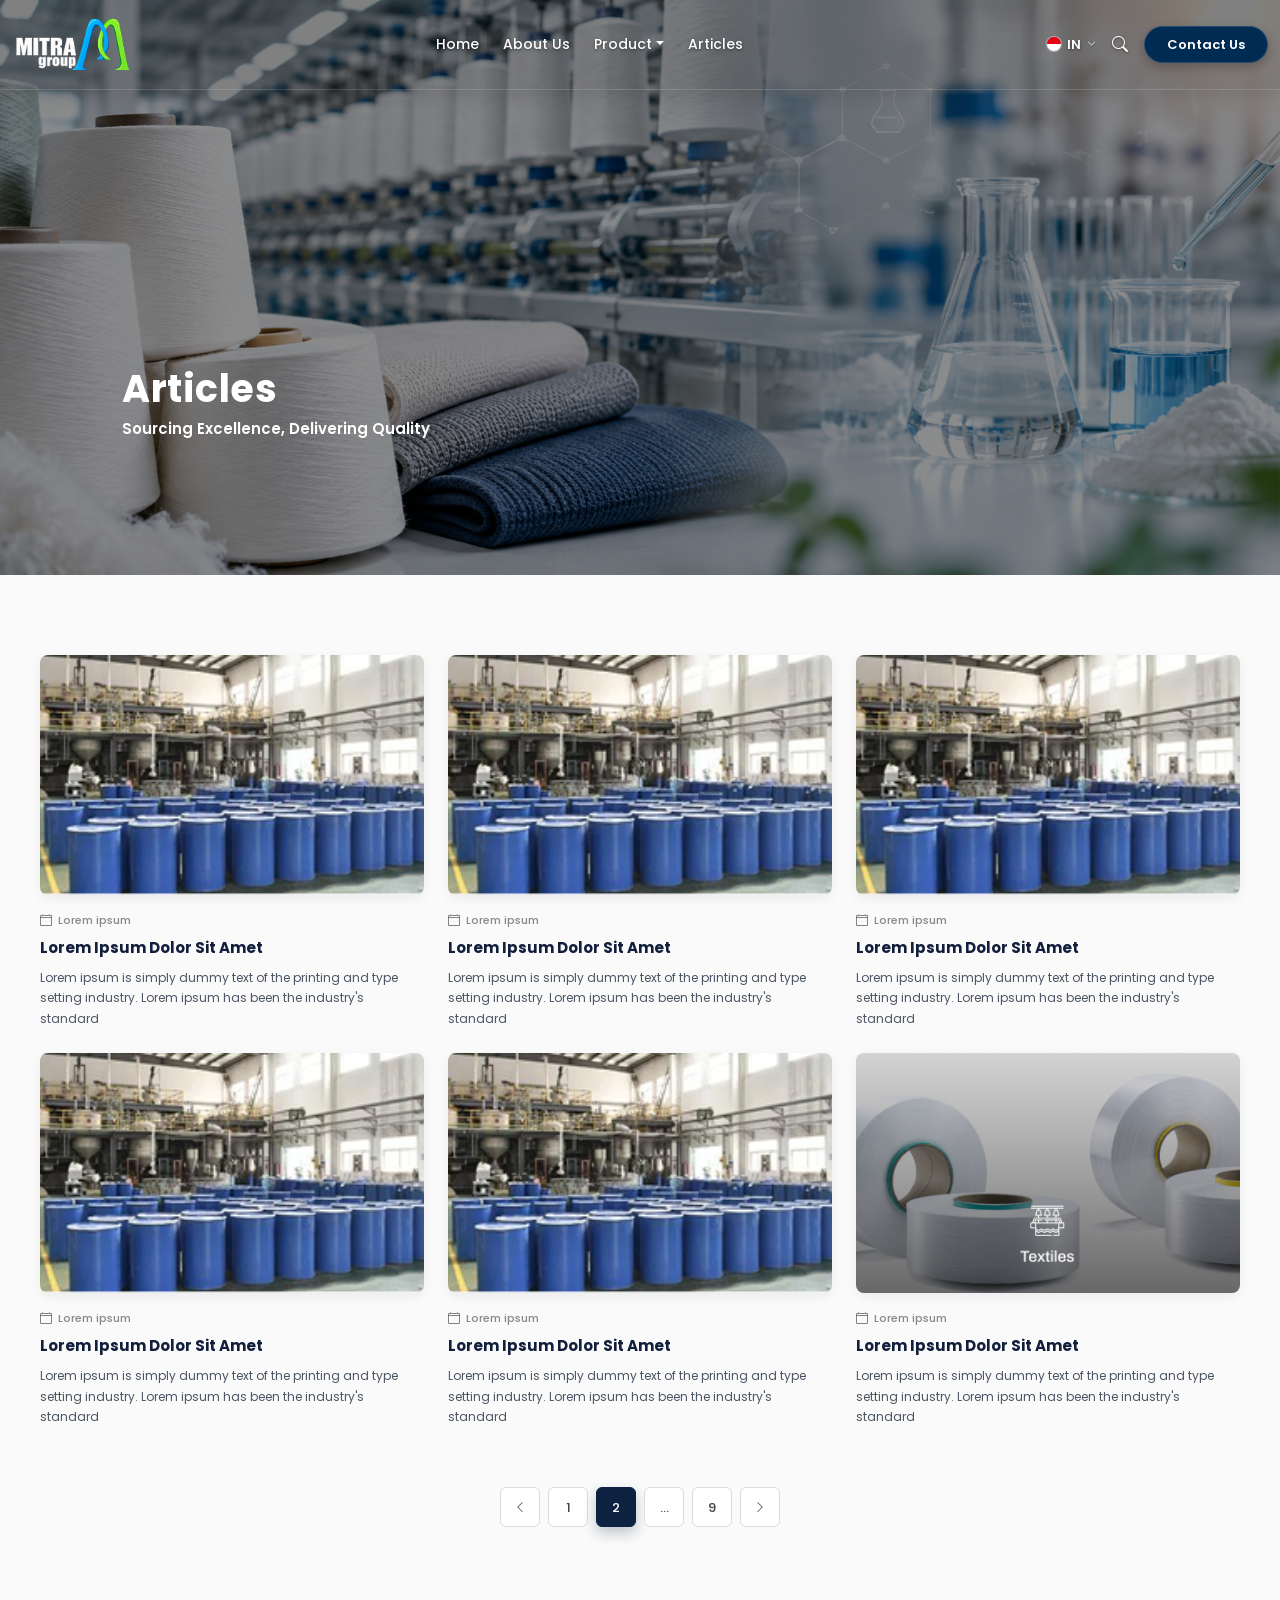
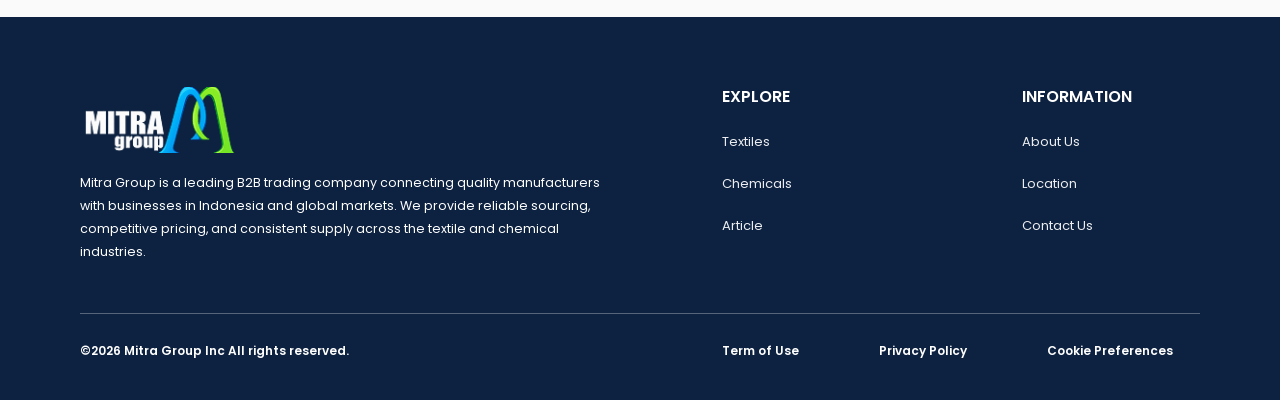
<file: artikel.html>
<!DOCTYPE html>
<html lang="en">

<head>
    <meta charset="UTF-8">
    <meta name="viewport" content="width=device-width, initial-scale=1.0">
    <title>Mitra Group</title>

    <!-- Bootstrap CSS -->
    <link href="https://cdn.jsdelivr.net/npm/bootstrap@5.3.8/dist/css/bootstrap.min.css" rel="stylesheet">
    
    <!-- Bootstrap Icons -->
    <link rel="stylesheet" href="https://cdn.jsdelivr.net/npm/bootstrap-icons@1.13.1/font/bootstrap-icons.min.css">
    
    <!-- Google Font -->
    <link rel="preconnect" href="https://fonts.googleapis.com">
    <link rel="preconnect" href="https://fonts.gstatic.com" crossorigin>
    <link href="https://fonts.googleapis.com/css2?family=Poppins:wght@400;500;600;700;800&display=swap" rel="stylesheet">

    <!-- Custom CSS -->
    <link rel="stylesheet" href="css/artikel.css">
</head>

<body>

    <!-- =====================================================
         HERO SECTION
    ====================================================== -->
    <section class="hero-section">
        <img src="assets/background4.png" class="hero-bg" alt="Mitra Group">
        
        <div class="hero-overlay"></div>

        <!-- NAVBAR -->
        <nav class="navbar navbar-expand-lg navbar-dark hero-navbar">
            <div class="container">
                <a class="navbar-brand" href="#">
                    <img src="assets/mitra.png" alt="Mitra Group" class="logo">
                </a>

                <button class="navbar-toggler" type="button" data-bs-toggle="collapse" data-bs-target="#mainNavbar">
                    <span class="navbar-toggler-icon"></span>
                </button>

                <div class="collapse navbar-collapse" id="mainNavbar">
                    <ul class="navbar-nav mx-auto align-items-lg-center gap-lg-4">
                        <li class="nav-item"><a class="nav-link active" href="#">Home</a></li>
                        <li class="nav-item"><a class="nav-link" href="about.html">About Us</a></li>
                        <li class="nav-item dropdown">
                            <a class="nav-link dropdown-toggle" href="#" role="button" data-bs-toggle="dropdown">Product</a>
                            <ul class="dropdown-menu">
                                <li><a class="dropdown-item" href="#textiles">Textiles</a></li>
                                <li><a class="dropdown-item" href="cemical.html">Chemicals</a></li>
                            </ul>
                        </li>
                        <li class="nav-item"><a class="nav-link" href="#articles">Articles</a></li>
                    </ul>

                    <div class="nav-right d-flex align-items-center gap-3">
                        <a href="#" class="language-selector">
                            <span class="indonesia-flag"></span> IN <i class="bi bi-chevron-down"></i>
                        </a>
                        <a href="#" class="search-icon"><i class="bi bi-search"></i></a>
                        <a href="#contact" class="btn contact-btn">Contact Us</a>
                    </div>
                </div>
            </div>
        </nav>

        <!-- TAMBAHAN: teks hero -->
        <div class="hero-content">
            <h1>Articles</h1>
            <p>Sourcing Excellence, Delivering Quality</p>
        </div>
    </section>

    <!-- =====================================================
         ARTICLES SECTION (FITUR BARU)
    ====================================================== -->
    <section class="articles-section py-5" id="articles">
        <div class="container py-lg-5">
            <div class="row g-4">
                
                <!-- Article Item 1 -->
                <div class="col-md-6 col-lg-4">
                    <div class="article-card">
                        <img src="assets/mitra11.png" class="article-img" alt="Article 1">
                        <div class="article-meta">
                            <i class="bi bi-calendar4"></i> Lorem ipsum
                        </div>
                        <h5 class="article-title">Lorem Ipsum Dolor Sit Amet</h5>
                        <p class="article-desc">
                            Lorem ipsum is simply dummy text of the printing and type setting industry. Lorem ipsum has been the industry's standard
                        </p>
                    </div>
                </div>

                <!-- Article Item 2 -->
                <div class="col-md-6 col-lg-4">
                    <div class="article-card">
                        <img src="assets/mitra11.png" class="article-img" alt="Article 2">
                        <div class="article-meta">
                            <i class="bi bi-calendar4"></i> Lorem ipsum
                        </div>
                        <h5 class="article-title">Lorem Ipsum Dolor Sit Amet</h5>
                        <p class="article-desc">
                            Lorem ipsum is simply dummy text of the printing and type setting industry. Lorem ipsum has been the industry's standard
                        </p>
                    </div>
                </div>

                <!-- Article Item 3 -->
                <div class="col-md-6 col-lg-4">
                    <div class="article-card">
                        <img src="assets/mitra11.png" class="article-img" alt="Article 3">
                        <div class="article-meta">
                            <i class="bi bi-calendar4"></i> Lorem ipsum
                        </div>
                        <h5 class="article-title">Lorem Ipsum Dolor Sit Amet</h5>
                        <p class="article-desc">
                            Lorem ipsum is simply dummy text of the printing and type setting industry. Lorem ipsum has been the industry's standard
                        </p>
                    </div>
                </div>

                <!-- Article Item 4 -->
                <div class="col-md-6 col-lg-4">
                    <div class="article-card">
                        <img src="assets/mitra11.png" class="article-img" alt="Article 4">
                        <div class="article-meta">
                            <i class="bi bi-calendar4"></i> Lorem ipsum
                        </div>
                        <h5 class="article-title">Lorem Ipsum Dolor Sit Amet</h5>
                        <p class="article-desc">
                            Lorem ipsum is simply dummy text of the printing and type setting industry. Lorem ipsum has been the industry's standard
                        </p>
                    </div>
                </div>

                <!-- Article Item 5 -->
                <div class="col-md-6 col-lg-4">
                    <div class="article-card">
                        <img src="assets/mitra11.png" class="article-img" alt="Article 5">
                        <div class="article-meta">
                            <i class="bi bi-calendar4"></i> Lorem ipsum
                        </div>
                        <h5 class="article-title">Lorem Ipsum Dolor Sit Amet</h5>
                        <p class="article-desc">
                            Lorem ipsum is simply dummy text of the printing and type setting industry. Lorem ipsum has been the industry's standard
                        </p>
                    </div>
                </div>

                <!-- Article Item 6 -->
                <div class="col-md-6 col-lg-4">
                    <div class="article-card">
                        <img src="assets/mitra5.png" class="article-img" alt="Article 6">
                        <div class="article-meta">
                            <i class="bi bi-calendar4"></i> Lorem ipsum
                        </div>
                        <h5 class="article-title">Lorem Ipsum Dolor Sit Amet</h5>
                        <p class="article-desc">
                            Lorem ipsum is simply dummy text of the printing and type setting industry. Lorem ipsum has been the industry's standard
                        </p>
                    </div>
                </div>

            </div>

            <!-- Pagination -->
            <div class="pagination-container">
                <button class="page-btn"><i class="bi bi-chevron-left"></i></button>
                <button class="page-btn">1</button>
                <button class="page-btn active">2</button>
                <button class="page-btn">...</button>
                <button class="page-btn">9</button>
                <button class="page-btn"><i class="bi bi-chevron-right"></i></button>
            </div>

        </div>
    </section>


    <!-- footer -->
<footer id="contact">
    <div class="container">
        <div class="row g-4">
            <!-- Column 1: Logo & Description -->
            <div class="col-lg-5">
                <img src="assets/mitra.png" class="footer-logo" alt="Mitra Group">
                <p class="footer-desc">Mitra Group is a leading B2B trading company connecting quality manufacturers with businesses in Indonesia and global markets. We provide reliable sourcing, competitive pricing, and consistent supply across the textile and chemical industries.</p>
            </div>

            <!-- Column 2: Explore -->
            <div class="col-6 col-md-3 col-lg-3 offset-lg-1">
                <h5>Explore</h5>
                <ul class="footer-links">
                    <li><a href="#textiles">Textiles</a></li>
                    <li><a href="#chemicals">Chemicals</a></li>
                    <li><a href="#articles">Article</a></li>
                </ul>
            </div>

            <!-- Column 3: Information -->
            <div class="col-6 col-md-3 col-lg-3">
                <h5>Information</h5>
                <ul class="footer-links">
                    <li><a href="#about">About Us</a></li>
                    <li><a href="#location">Location</a></li>
                    <li><a href="#contact">Contact Us</a></li>
                </ul>
            </div>
        </div>

        <hr class="footer-divider">

        <div class="footer-bottom">
            <div class="copyright">
                ©2026 Mitra Group Inc All rights reserved.
            </div>
            <div class="footer-legal-links">
                <a href="#">Term of Use</a>
                <a href="#">Privacy Policy</a>
                <a href="#">Cookie Preferences</a>
            </div>
        </div>
    </div>
</footer>

    <!-- Bootstrap JS -->
    <script src="https://cdn.jsdelivr.net/npm/bootstrap@5.3.8/dist/js/bootstrap.bundle.min.js"></script>

    <script>
        // Pagination aktif saat diklik (angka saja)
        var pageBtns = document.querySelectorAll('.page-btn');
        pageBtns.forEach(function (btn) {
            btn.addEventListener('click', function () {
                if (!/^\d+$/.test(btn.textContent.trim())) return;
                pageBtns.forEach(function (b) { b.classList.remove('active'); });
                btn.classList.add('active');
            });
        });
    </script>
</body>
</html>
</file>
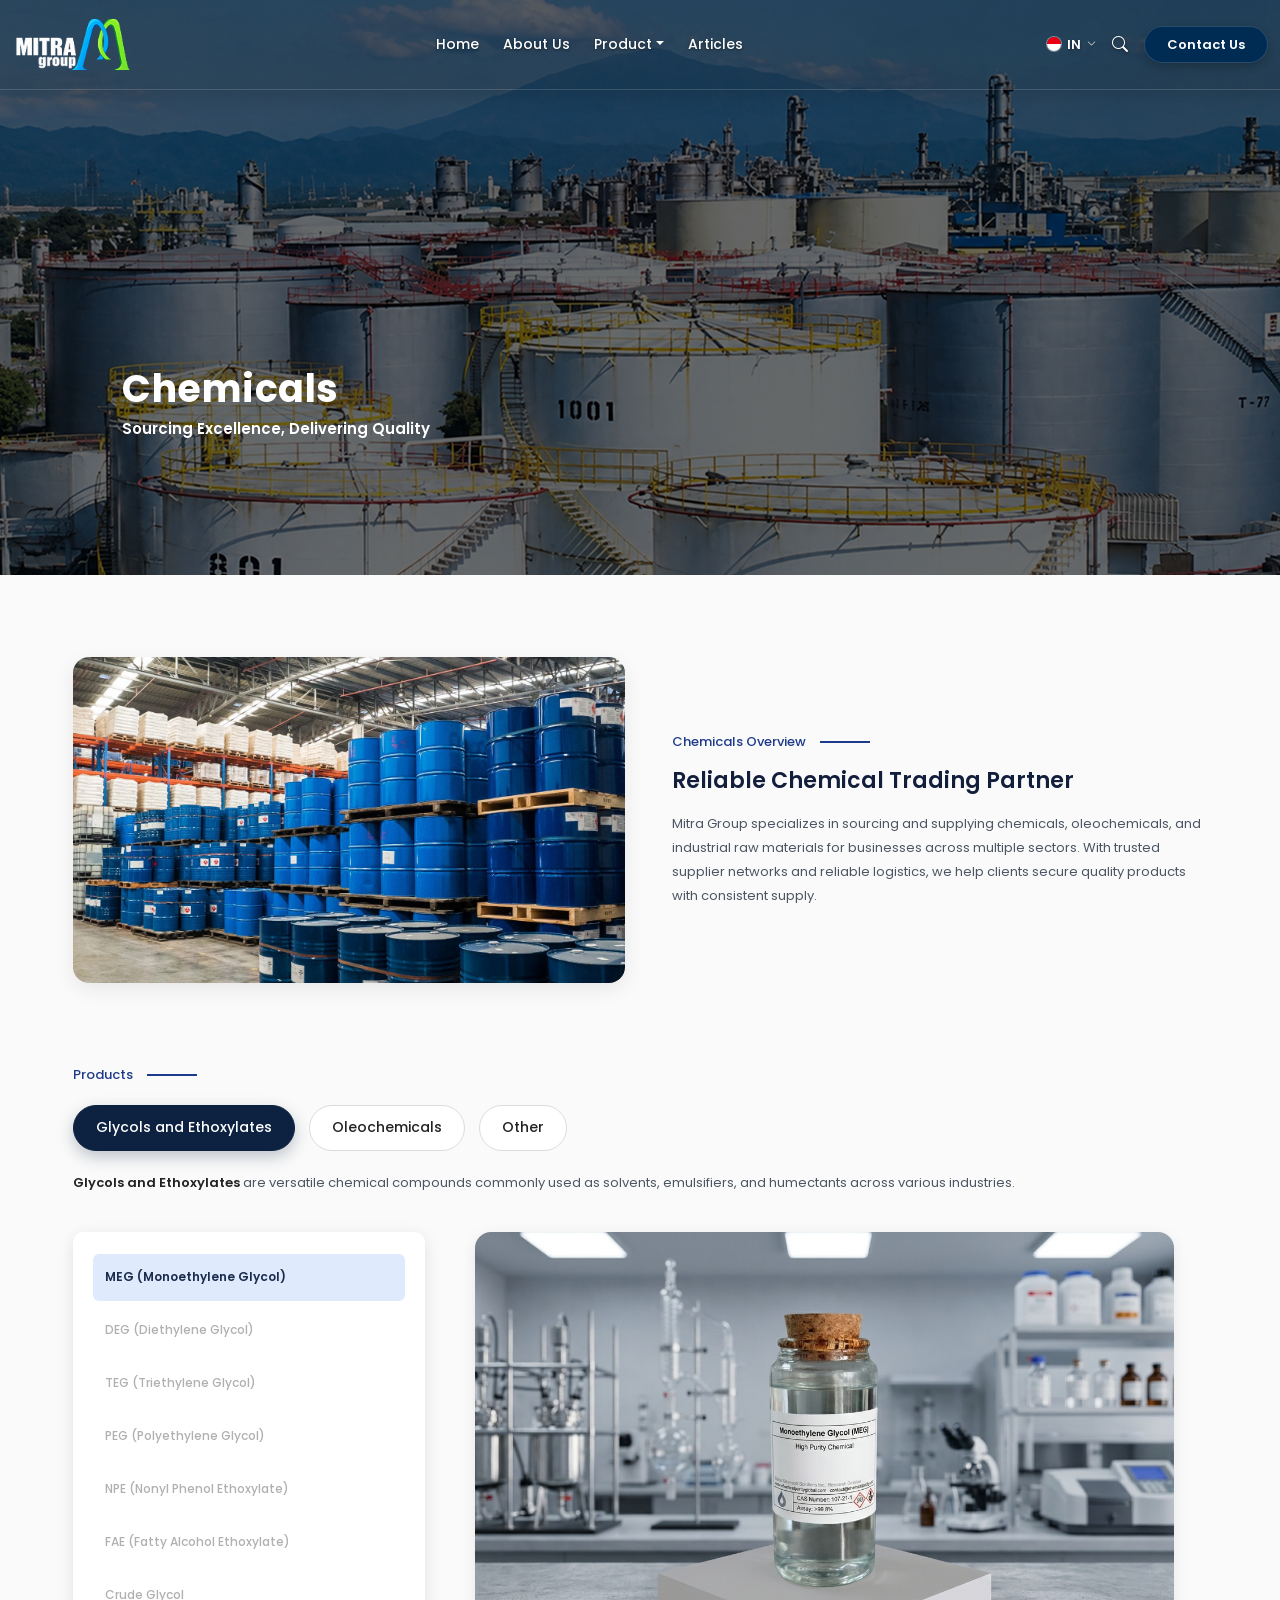
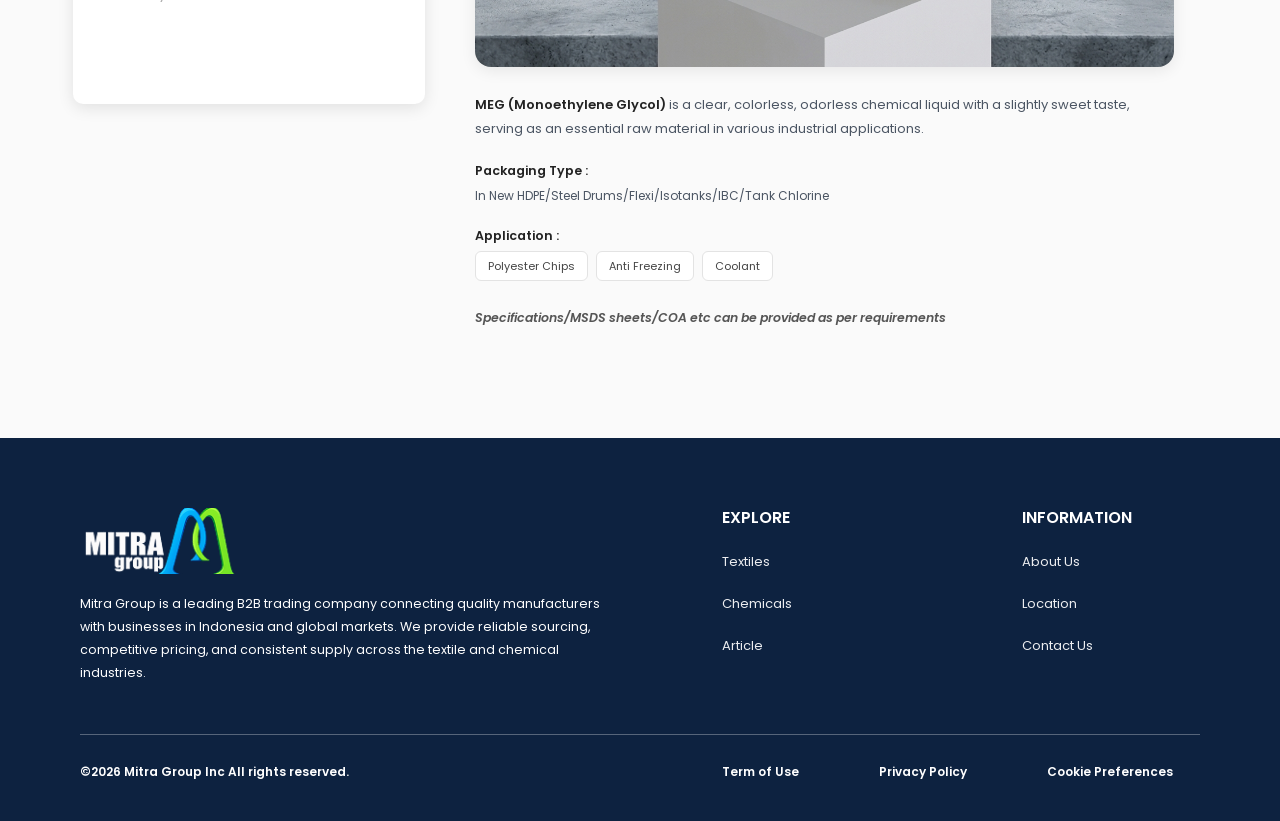
<file: cemical.html>
<!DOCTYPE html>
<html lang="en">

<head>
    <meta charset="UTF-8">
    <meta name="viewport" content="width=device-width, initial-scale=1.0">
    <title>Mitra Group</title>

    <!-- Bootstrap CSS -->
    <link href="https://cdn.jsdelivr.net/npm/bootstrap@5.3.8/dist/css/bootstrap.min.css" rel="stylesheet">
    
    <!-- Bootstrap Icons -->
    <link rel="stylesheet" href="https://cdn.jsdelivr.net/npm/bootstrap-icons@1.13.1/font/bootstrap-icons.min.css">
    
    <!-- Google Font -->
    <link rel="preconnect" href="https://fonts.googleapis.com">
    <link rel="preconnect" href="https://fonts.gstatic.com" crossorigin>
    <link href="https://fonts.googleapis.com/css2?family=Poppins:wght@400;500;600;700;800&display=swap" rel="stylesheet">

    <!-- Custom CSS -->
    <link rel="stylesheet" href="css/cemical.css">
</head>

<body>

    <!-- =====================================================
         HERO SECTION
    ====================================================== -->
    <section class="hero-section">
        <img src="assets/background2.png" class="hero-bg" alt="Mitra Group">
        
        <div class="hero-overlay"></div>

        <!-- NAVBAR -->
        <nav class="navbar navbar-expand-lg navbar-dark hero-navbar">
            <div class="container">
                <a class="navbar-brand" href="#">
                    <img src="assets/mitra.png" alt="Mitra Group" class="logo">
                </a>

                <button class="navbar-toggler" type="button" data-bs-toggle="collapse" data-bs-target="#mainNavbar">
                    <span class="navbar-toggler-icon"></span>
                </button>

                <div class="collapse navbar-collapse" id="mainNavbar">
                    <ul class="navbar-nav mx-auto align-items-lg-center gap-lg-4">
                        <li class="nav-item"><a class="nav-link active" href="#">Home</a></li>
                        <li class="nav-item"><a class="nav-link" href="about.html">About Us</a></li>
                        <li class="nav-item dropdown">
                            <a class="nav-link dropdown-toggle" href="#" role="button" data-bs-toggle="dropdown">Product</a>
                            <ul class="dropdown-menu">
                                <li><a class="dropdown-item" href="#textiles">Textiles</a></li>
                                <li><a class="dropdown-item" href="cemical.html">Chemicals</a></li>
                            </ul>
                        </li>
                        <li class="nav-item"><a class="nav-link" href="artikel.html">Articles</a></li>
                    </ul>

                    <div class="nav-right d-flex align-items-center gap-3">
                        <a href="#" class="language-selector">
                            <span class="indonesia-flag"></span> IN <i class="bi bi-chevron-down"></i>
                        </a>
                        <a href="#" class="search-icon"><i class="bi bi-search"></i></a>
                        <a href="#contact" class="btn contact-btn">Contact Us</a>
                    </div>
                </div>
            </div>
        </nav>

        <!-- TAMBAHAN: teks hero -->
        <div class="hero-content">
            <h1>Chemicals</h1>
            <p>Sourcing Excellence, Delivering Quality</p>
        </div>
    </section>


    <!-- =====================================================
         CHEMICALS OVERVIEW SECTION
    ====================================================== -->
    <section class="textiles-overview-section py-5">
        <div class="container py-lg-4">
            <div class="row align-items-center g-5 mb-5">
                <div class="col-lg-6">
                    <img src="assets/mitra9.png" class="img-fluid rounded-4 shadow-sm w-100 tex-img" alt="Chemicals Overview">
                </div>
                <div class="col-lg-6">
                    <div class="d-flex align-items-center gap-3 mb-3">
                        <span class="section-tag mb-0">Chemicals Overview</span>
                        <span class="section-line"></span>
                    </div>
                    <h2 class="section-title">Reliable Chemical Trading Partner</h2>
                    <p class="section-desc">
                        Mitra Group specializes in sourcing and supplying chemicals, oleochemicals, and industrial raw materials for businesses across multiple sectors. With trusted supplier networks and reliable logistics, we help clients secure quality products with consistent supply.
                    </p>
                </div>
            </div>
        </div>
    </section>


    <!-- =====================================================
         PRODUCTS SECTION
    ====================================================== -->
    <section class="products-section py-5">
        <div class="container py-lg-4">

            <div class="d-flex align-items-center gap-3 mb-4">
                <span class="section-tag mb-0">Products</span>
                <span class="section-line"></span>
            </div>

            <div class="product-tabs d-flex flex-wrap gap-3 mb-4">
                <button class="tab-btn active">Glycols and Ethoxylates</button>
                <button class="tab-btn">Oleochemicals</button>
                <button class="tab-btn">Other</button>
            </div>

            <p class="product-desc-top mt-4 mb-5">
                <strong>Glycols and Ethoxylates</strong> are versatile chemical compounds commonly used as solvents, emulsifiers, and humectants across various industries.
            </p>

            <div class="row g-5">

                <!-- KIRI: Sidebar Menu -->
                <div class="col-lg-3">
                    <div class="product-sidebar">
                        <ul class="sidebar-menu">
                            <li class="active">MEG (Monoethylene Glycol)</li>
                            <li>DEG (Diethylene Glycol)</li>
                            <li>TEG (Triethylene Glycol)</li>
                            <li>PEG (Polyethylene Glycol)</li>
                            <li>NPE (Nonyl Phenol Ethoxylate)</li>
                            <li>FAE (Fatty Alcohol Ethoxylate)</li>
                            <li>Crude Glycol</li>
                        </ul>
                    </div>
                </div>

                <!-- KANAN: Detail Produk -->
                <div class="col-lg-8">
                    <div class="product-content" style="max-width: 750px;">

                        <img src="assets/mitra10.jpg" class="img-fluid product-main-img mb-4" alt="MEG Product">

                        <p class="product-detail-desc">
                            <strong>MEG (Monoethylene Glycol)</strong> is a clear, colorless, odorless chemical liquid with a slightly sweet taste, serving as an essential raw material in various industrial applications.
                        </p>

                        <h6 class="product-subtitle mt-4">Packaging Type :</h6>
                        <p class="product-colour-desc">
                            In New HDPE/Steel Drums/Flexi/Isotanks/IBC/Tank Chlorine
                        </p>

                        <h6 class="product-subtitle mt-4">Application :</h6>
                        <div class="application-tags">
                            <span>Polyester Chips</span>
                            <span>Anti Freezing</span>
                            <span>Coolant</span>
                        </div>

                        <p class="product-spec">
                            Specifications/MSDS sheets/COA etc can be provided as per requirements
                        </p>
                    </div>
                </div>

            </div>
        </div>
    </section>


    <!-- footer -->
<footer id="contact">
    <div class="container">
        <div class="row g-4">
            <!-- Column 1: Logo & Description -->
            <div class="col-lg-5">
                <img src="assets/mitra.png" class="footer-logo" alt="Mitra Group">
                <p class="footer-desc">Mitra Group is a leading B2B trading company connecting quality manufacturers with businesses in Indonesia and global markets. We provide reliable sourcing, competitive pricing, and consistent supply across the textile and chemical industries.</p>
            </div>

            <!-- Column 2: Explore -->
            <div class="col-6 col-md-3 col-lg-3 offset-lg-1">
                <h5>Explore</h5>
                <ul class="footer-links">
                    <li><a href="#textiles">Textiles</a></li>
                    <li><a href="#chemicals">Chemicals</a></li>
                    <li><a href="#articles">Article</a></li>
                </ul>
            </div>

            <!-- Column 3: Information -->
            <div class="col-6 col-md-3 col-lg-3">
                <h5>Information</h5>
                <ul class="footer-links">
                    <li><a href="#about">About Us</a></li>
                    <li><a href="#location">Location</a></li>
                    <li><a href="#contact">Contact Us</a></li>
                </ul>
            </div>
        </div>

        <hr class="footer-divider">

        <div class="footer-bottom">
            <div class="copyright">
                ©2026 Mitra Group Inc All rights reserved.
            </div>
            <div class="footer-legal-links">
                <a href="#">Term of Use</a>
                <a href="#">Privacy Policy</a>
                <a href="#">Cookie Preferences</a>
            </div>
        </div>
    </div>
</footer>

    <!-- Bootstrap JS -->
    <script src="https://cdn.jsdelivr.net/npm/bootstrap@5.3.8/dist/js/bootstrap.bundle.min.js"></script>

    <script>
        // Tab & sidebar aktif saat diklik
        function activate(items) {
            items.forEach(function (el) {
                el.addEventListener('click', function () {
                    items.forEach(function (i) { i.classList.remove('active'); });
                    el.classList.add('active');
                });
            });
        }
        activate(document.querySelectorAll('.tab-btn'));
        activate(document.querySelectorAll('.sidebar-menu li'));
    </script>
</body>
</html>
</file>
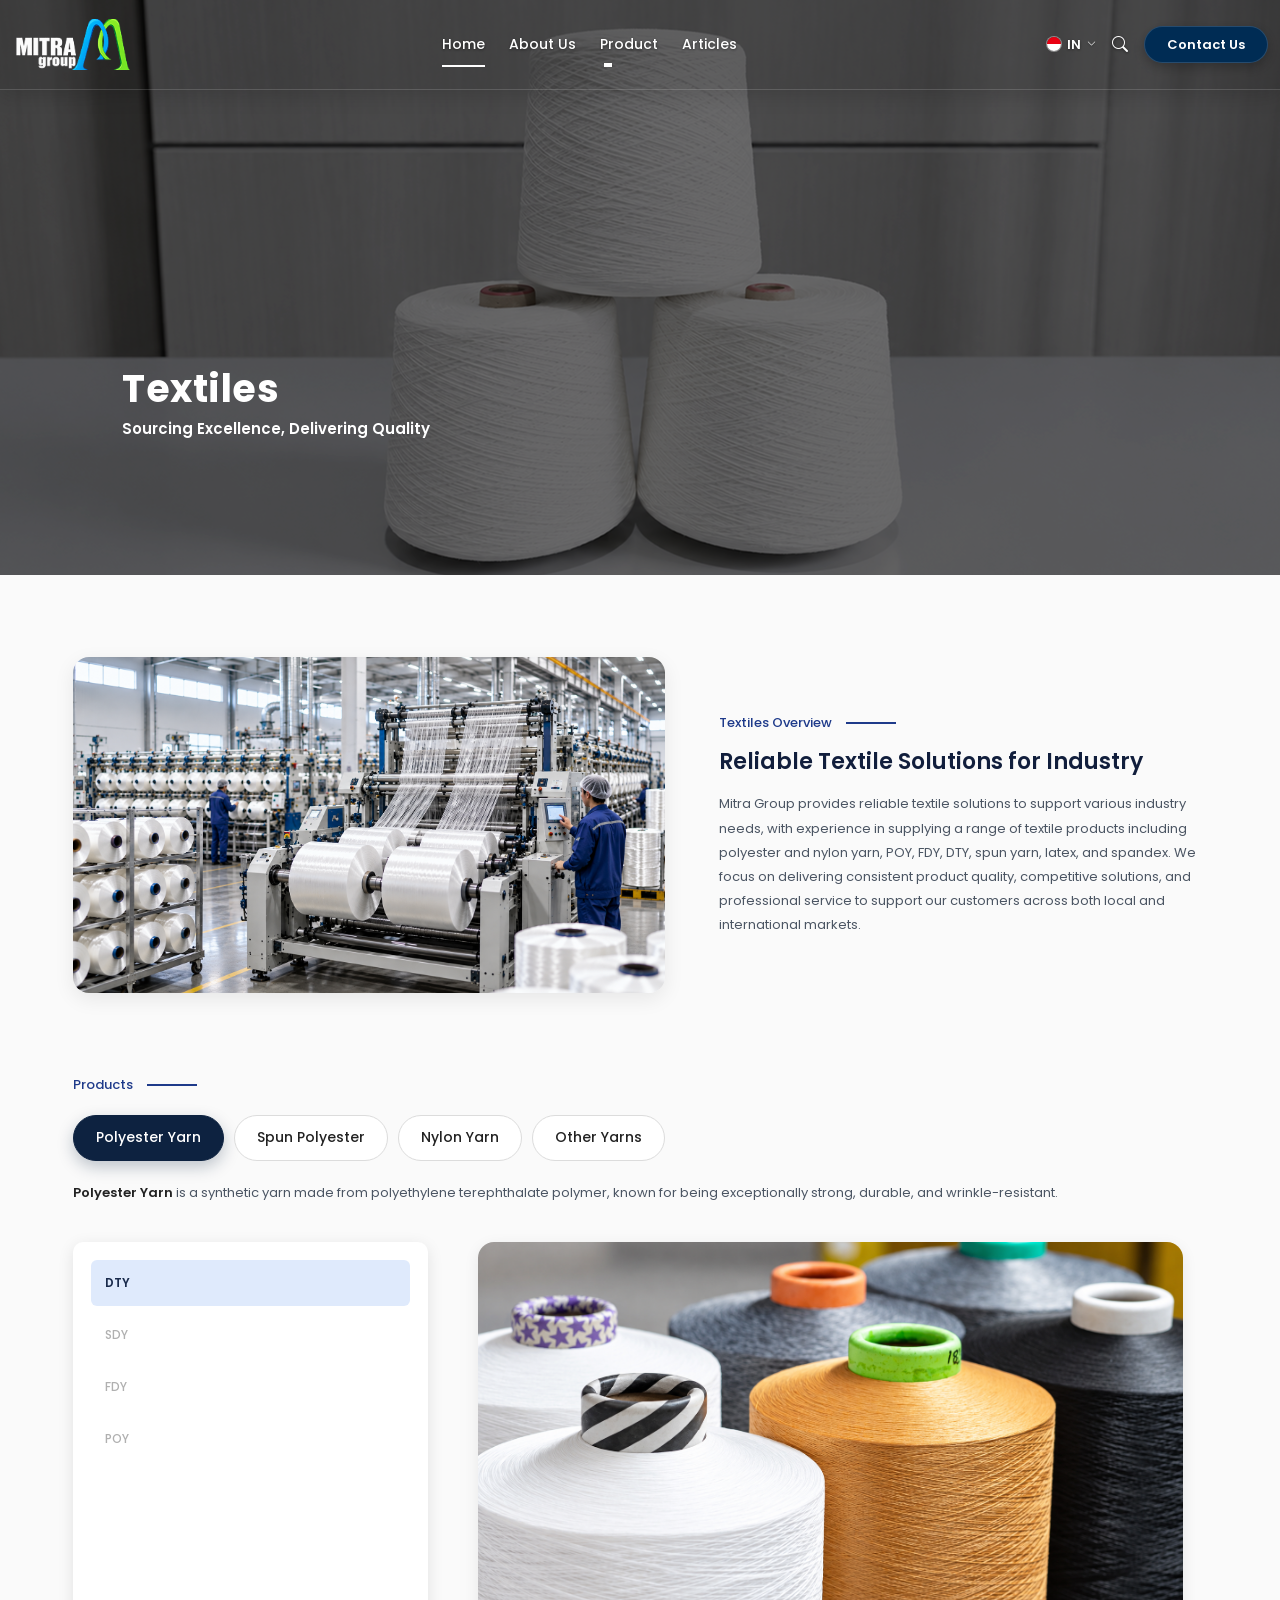
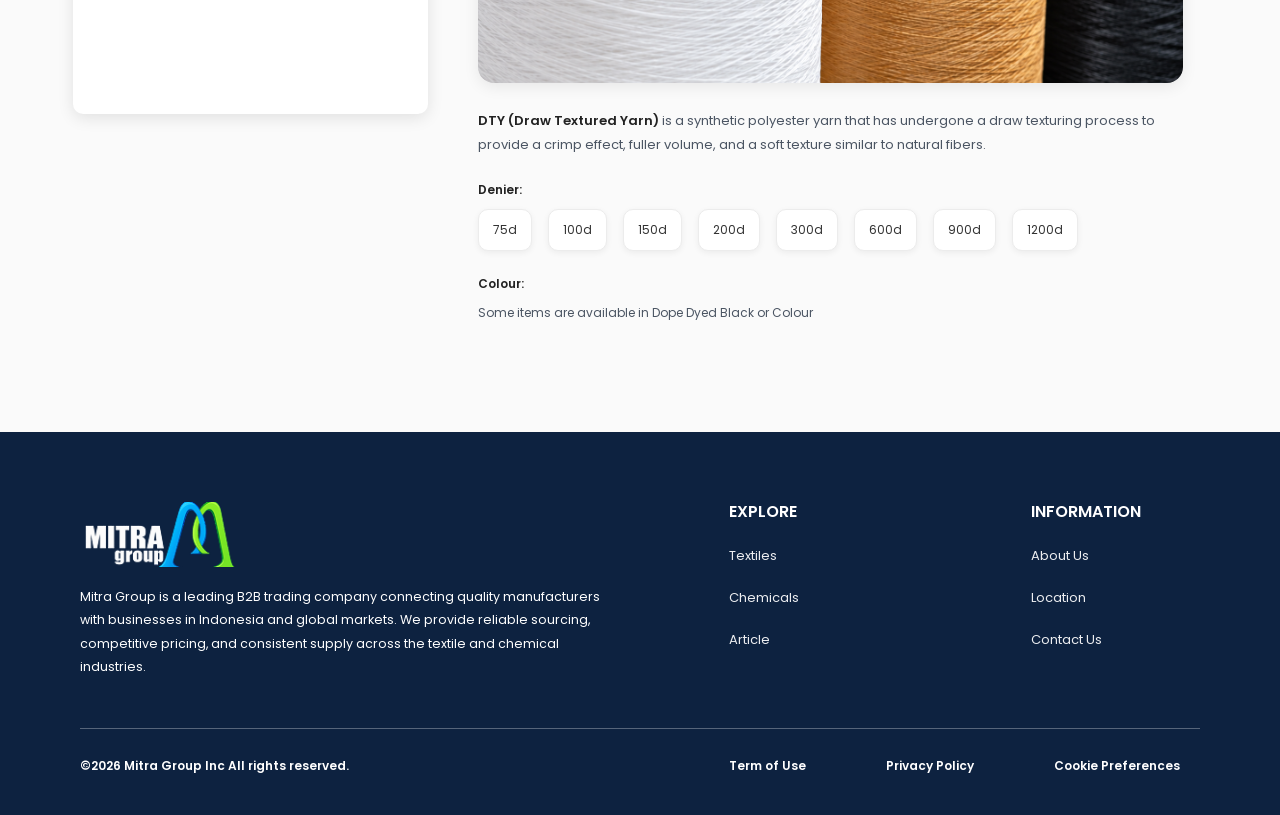
<file: detail.html>
<!DOCTYPE html>
<html lang="en">

<head>
    <meta charset="UTF-8">
    <meta name="viewport" content="width=device-width, initial-scale=1.0">
    <title>Mitra Group</title>

    <!-- Bootstrap CSS -->
    <link href="https://cdn.jsdelivr.net/npm/bootstrap@5.3.8/dist/css/bootstrap.min.css" rel="stylesheet">

    <!-- Bootstrap Icons -->
    <link rel="stylesheet" href="https://cdn.jsdelivr.net/npm/bootstrap-icons@1.13.1/font/bootstrap-icons.min.css">

    <!-- Google Font -->
    <link rel="preconnect" href="https://fonts.googleapis.com">
    <link rel="preconnect" href="https://fonts.gstatic.com" crossorigin>
    <link href="https://fonts.googleapis.com/css2?family=Poppins:wght@400;500;600;700;800&display=swap" rel="stylesheet">

    <!-- Custom CSS -->
    <link rel="stylesheet" href="css/detail.css">
</head>

<body>

    <!-- =====================================================
         HERO SECTION
    ====================================================== -->
    <section class="hero-section">
        <img src="assets/background3.png" class="hero-bg" alt="Mitra Group">

        <div class="hero-overlay"></div>

        <!-- NAVBAR -->
        <nav class="navbar navbar-expand-lg navbar-dark hero-navbar">
            <div class="container">
                <a class="navbar-brand" href="index.html">
                    <img src="assets/mitra.png" alt="Mitra Group" class="logo">
                </a>

                <button class="navbar-toggler" type="button" data-bs-toggle="collapse" data-bs-target="#mainNavbar">
                    <span class="navbar-toggler-icon"></span>
                </button>

                <div class="collapse navbar-collapse" id="mainNavbar">
                    <ul class="navbar-nav mx-auto align-items-lg-center gap-lg-4">
                        <li class="nav-item"><a class="nav-link active" href="index.html">Home</a></li>
                        <li class="nav-item"><a class="nav-link" href="about.html">About Us</a></li>
                        <li class="nav-item dropdown">
                            <a class="nav-link dropdown-toggle" href="#" role="button" data-bs-toggle="dropdown">Product</a>
                            <ul class="dropdown-menu">
                                <li><a class="dropdown-item" href="#textiles">Textiles</a></li>
                                <li><a class="dropdown-item" href="cemical.html">Chemicals</a></li>
                            </ul>
                        </li>
                        <li class="nav-item"><a class="nav-link" href="#articles">Articles</a></li>
                    </ul>

                    <div class="nav-right d-flex align-items-center gap-3">
                        <a href="#" class="language-selector">
                            <span class="indonesia-flag"></span> IN <i class="bi bi-chevron-down"></i>
                        </a>
                        <a href="#" class="search-icon"><i class="bi bi-search"></i></a>
                        <a href="#contact" class="btn contact-btn">Contact Us</a>
                    </div>

                </div>
            </div>
        </nav>

        <!-- HERO TEXT (baru) -->
        <div class="hero-content">
            <h1>Textiles</h1>
            <p>Sourcing Excellence, Delivering Quality</p>
        </div>
    </section>


    <!-- =====================================================
         TEXTILES OVERVIEW SECTION
    ====================================================== -->
    <section class="textiles-overview-section" id="textiles">
        <div class="overview-row">

            <div class="overview-img">
                <img src="assets/mitra8.png" class="tex-img" alt="Textiles Overview">
            </div>

            <div class="overview-text">
                <div class="section-label">
                    <span class="section-tag">Textiles Overview</span>
                    <span class="section-line"></span>
                </div>
                <h2 class="section-title">Reliable Textile Solutions for Industry</h2>
                <p class="section-desc">
                    Mitra Group provides reliable textile solutions to support various industry needs, with experience in supplying a range of textile products including polyester and nylon yarn, POY, FDY, DTY, spun yarn, latex, and spandex. We focus on delivering consistent product quality, competitive solutions, and professional service to support our customers across both local and international markets.
                </p>
            </div>

        </div>
    </section>


    <!-- =====================================================
         PRODUCTS SECTION
    ====================================================== -->
    <section class="products-section">

        <div class="section-label">
            <span class="section-tag">Products</span>
            <span class="section-line"></span>
        </div>

        <div class="product-tabs">
            <button class="tab-btn active">Polyester Yarn</button>
            <button class="tab-btn">Spun Polyester</button>
            <button class="tab-btn">Nylon Yarn</button>
            <button class="tab-btn">Other Yarns</button>
        </div>

        <p class="product-desc-top">
            <strong>Polyester Yarn</strong> is a synthetic yarn made from polyethylene terephthalate polymer, known for being exceptionally strong, durable, and wrinkle-resistant.
        </p>

        <div class="product-body">

            <!-- KIRI: Sidebar -->
            <div class="product-sidebar">
                <ul class="sidebar-menu">
                    <li class="active">DTY</li>
                    <li>SDY</li>
                    <li>FDY</li>
                    <li>POY</li>
                </ul>
            </div>

            <!-- KANAN: Detail Produk -->
            <div class="product-content">

                <img src="assets/benang.png" class="product-main-img" alt="DTY Product">

                <p class="product-detail-desc">
                    <strong>DTY (Draw Textured Yarn)</strong> is a synthetic polyester yarn that has undergone a draw texturing process to provide a crimp effect, fuller volume, and a soft texture similar to natural fibers.
                </p>

                <h6 class="product-subtitle">Denier:</h6>
                <div class="denier-badges">
                    <span>75d</span>
                    <span>100d</span>
                    <span>150d</span>
                    <span>200d</span>
                    <span>300d</span>
                    <span>600d</span>
                    <span>900d</span>
                    <span>1200d</span>
                </div>

                <h6 class="product-subtitle">Colour:</h6>
                <p class="product-colour-desc">
                    Some items are available in Dope Dyed Black or Colour
                </p>
            </div>

        </div>
    </section>


    <!-- =====================================================
         FOOTER
    ====================================================== -->
    <footer id="contact">

        <div class="footer-grid">

            <!-- Column 1: Logo & Description -->
            <div>
                <img src="assets/mitra.png" class="footer-logo" alt="Mitra Group">
                <p class="footer-desc">Mitra Group is a leading B2B trading company connecting quality manufacturers with businesses in Indonesia and global markets. We provide reliable sourcing, competitive pricing, and consistent supply across the textile and chemical industries.</p>
            </div>

            <!-- Column 2: Explore -->
            <div>
                <h5>Explore</h5>
                <ul class="footer-links">
                    <li><a href="#textiles">Textiles</a></li>
                    <li><a href="cemical.html">Chemicals</a></li>
                    <li><a href="#articles">Article</a></li>
                </ul>
            </div>

            <!-- Column 3: Information -->
            <div>
                <h5>Information</h5>
                <ul class="footer-links">
                    <li><a href="about.html">About Us</a></li>
                    <li><a href="#location">Location</a></li>
                    <li><a href="#contact">Contact Us</a></li>
                </ul>
            </div>

        </div>

        <hr class="footer-divider">

        <div class="footer-bottom">
            <div class="copyright">
                ©2026 Mitra Group Inc All rights reserved.
            </div>
            <div class="footer-legal-links">
                <a href="#">Term of Use</a>
                <a href="#">Privacy Policy</a>
                <a href="#">Cookie Preferences</a>
            </div>
        </div>

    </footer>

    <!-- Bootstrap JS -->
    <script src="https://cdn.jsdelivr.net/npm/bootstrap@5.3.8/dist/js/bootstrap.bundle.min.js"></script>

    <script>
        // Tab & sidebar aktif saat diklik
        function activate(items) {
            items.forEach(function (el) {
                el.addEventListener('click', function () {
                    items.forEach(function (i) { i.classList.remove('active'); });
                    el.classList.add('active');
                });
            });
        }
        activate(document.querySelectorAll('.tab-btn'));
        activate(document.querySelectorAll('.sidebar-menu li'));
    </script>
</body>
</html>
</file>
<file: css/style.css>
/* =========================================================
   GLOBAL RESET & STYLES
========================================================= */
* {
  margin: 0;
  padding: 0;
  box-sizing: border-box;
}

:root {
  --bs-body-font-family: "Poppins", sans-serif;
}

body {
  font-family: "Poppins", sans-serif;
  color: #333333;
  background: #fbfbfb;
}

body,
h1, h2, h3, h4, h5, h6,
p, a, span, li, label,
.nav-link, .dropdown-item,
.btn, button,
input, textarea, select,
.accordion-button {
  font-family: "Poppins", sans-serif;
}

a { text-decoration: none; }
ul { list-style: none; padding: 0; margin: 0; }

/* =========================================================
   HERO & NAVBAR
========================================================= */
.hero-section {
  position: relative;
  min-height: 100vh;
  overflow: hidden;
  color: #ffffff;
  display: flex;
  flex-direction: column;
}

.hero-bg {
  position: absolute;
  top: 0; left: 0;
  width: 100%; height: 100%;
  object-fit: cover;
  object-position: center;
  z-index: 1;
  animation: hero-zoom 20s ease-in-out infinite alternate;
}

@keyframes hero-zoom {
  from { transform: scale(1); }
  to   { transform: scale(1.08); }
}

.hero-overlay {
  position: absolute;
  inset: 0;
  background: rgba(0, 0, 0, 0.45);
  z-index: 2;
}

.hero-navbar {
  position: fixed;
  top: 0; left: 0;
  width: 100%;
  z-index: 1030;
  height: 90px;
  display: flex;
  align-items: center;
  background: rgba(13, 34, 64, 0.95);
  border-bottom: 1px solid rgba(255, 255, 255, 0.15);
  box-shadow: 0 4px 24px rgba(0, 0, 0, 0.3);
  backdrop-filter: blur(10px);
  -webkit-backdrop-filter: blur(10px);
  transition: height 0.35s ease;
}

@supports (animation-timeline: scroll()) {
  .hero-navbar {
    animation: navbar-scroll-effect linear both;
    animation-timeline: scroll();
    animation-range: 0 150px;
  }

  @keyframes navbar-scroll-effect {
    from {
      background: rgba(7, 6, 6, 0.08);
      border-bottom-color: rgba(255, 255, 255, 0.15);
      box-shadow: 0 4px 20px rgba(0, 0, 0, 0.15);
      backdrop-filter: blur(0px);
      -webkit-backdrop-filter: blur(0px);
      height: 90px;
    }
    to {
      background: rgba(13, 34, 64, 0.95);
      border-bottom-color: rgba(255, 255, 255, 0.1);
      box-shadow: 0 4px 24px rgba(0, 0, 0, 0.3);
      backdrop-filter: blur(10px);
      -webkit-backdrop-filter: blur(10px);
      height: 75px;
    }
  }
}

.logo {
  width: 120px;
  height: auto;
  transition: transform 0.4s cubic-bezier(0.34, 1.56, 0.64, 1);
}
.logo:hover { transform: scale(1.05); }

.navbar-nav .nav-link {
  color: #ffffff !important;
  font-size: 14px;
  font-weight: 500;
  text-shadow: 0 1px 3px rgba(0, 0, 0, 0.5);
  position: relative;
  transition: opacity 0.3s ease;
}

.navbar-nav .nav-link::after {
  content: "";
  position: absolute;
  left: 0; bottom: -4px;
  width: 0;
  height: 2px;
  background: #ffffff;
  transition: width 0.35s cubic-bezier(0.4, 0, 0.2, 1);
}
.navbar-nav .nav-link:hover::after,
.navbar-nav .nav-link.active::after {
  width: 100%;
}

.language-selector {
  color: #ffffff;
  font-size: 13px;
  font-weight: 600;
  display: flex;
  align-items: center;
  gap: 6px;
  text-shadow: 0 1px 3px rgba(0, 0, 0, 0.5);
  transition: transform 0.3s ease;
}
.language-selector:hover { transform: translateY(-1px); }

.indonesia-flag {
  display: inline-block;
  width: 14px; height: 14px;
  background: linear-gradient(to bottom, #e90012 50%, #ffffff 50%);
  border-radius: 50%;
  overflow: hidden;
  box-shadow: 0 0 0 1px rgba(255, 255, 255, 0.4);
}

.search-icon {
  color: #ffffff;
  font-size: 16px;
  text-shadow: 0 1px 3px rgba(0, 0, 0, 0.5);
  transition: transform 0.3s ease;
  display: inline-block;
}
.search-icon:hover { transform: scale(1.15); }

.contact-btn {
  background: #002c54;
  color: #ffffff;
  border-radius: 20px;
  padding: 8px 22px;
  font-size: 13px;
  font-weight: 600;
  border: 1px solid rgba(255, 255, 255, 0.15);
  box-shadow: 0 4px 12px rgba(0, 0, 0, 0.25);
  font-family: "Archivo", sans-serif;
  transition: transform 0.3s ease, background 0.3s ease, box-shadow 0.3s ease;
}
.contact-btn:hover {
  background: #09253e;
  color: #ffffff;
  transform: translateY(-2px);
  box-shadow: 0 6px 18px rgba(0, 0, 0, 0.35);
}

.hero-content {
  position: relative;
  z-index: 2;
  flex: 1;
  display: flex;
  flex-direction: column;
  justify-content: center;
  align-items: center;
  text-align: center;
  padding: 160px 15px 80px;
}

.hero-small-title {
  font-size: 23px;
  font-weight: 600;
  font-style: italic;
  line-height: 28px;
  color: #02B8FB;
  margin: 0 0 20px 0;
  text-shadow: 0 4px 4px rgba(0, 0, 0, 0.5);
  max-width: 797px;
  animation: fade-up 1s ease-out both;
}

.hero-content h1 {
  font-size: 3.5rem;
  font-weight: 700;
  line-height: 1.3;
  letter-spacing: 1px;
  color: #ffffff;
  margin-bottom: 2rem;
  text-shadow: 0 3px 12px rgba(0, 0, 0, 0.45);
  animation: fade-up 1s ease-out 0.15s both;
}
.hero-content h1 span { color: #6bdc3b; }

.hero-buttons {
  display: flex;
  justify-content: center;
  gap: 12px;
  flex-wrap: wrap;
  animation: fade-up 1s ease-out 0.3s both;
}

@keyframes fade-up {
  from { opacity: 0; transform: translateY(30px); }
  to   { opacity: 1; transform: translateY(0); }
}

.btn-primary-custom {
  background: #002c54;
  color: #ffffff;
  font-size: 12px;
  font-weight: 600;
  padding: 10px 24px;
  border-radius: 6px;
  border: none;
  transition: transform 0.3s cubic-bezier(0.34, 1.56, 0.64, 1),
              background 0.3s ease, box-shadow 0.3s ease;
}
.btn-primary-custom:hover {
  background: #003d75;
  color: #ffffff;
  transform: translateY(-3px);
  box-shadow: 0 8px 20px rgba(0, 44, 84, 0.4);
}

.btn-outline-custom {
  background: rgba(255, 255, 255, 0.1);
  color: #ffffff;
  border: 1px solid rgba(255, 255, 255, 0.25);
  font-size: 12px;
  font-weight: 600;
  padding: 10px 24px;
  border-radius: 6px;
  backdrop-filter: blur(4px);
  transition: transform 0.3s cubic-bezier(0.34, 1.56, 0.64, 1),
              background 0.3s ease;
}
.btn-outline-custom:hover {
  background: rgba(255, 255, 255, 0.2);
  color: #ffffff;
  transform: translateY(-3px);
}

@media (max-width: 992px) {
  .hero-small-title { font-size: 18px; line-height: 24px; }
  .hero-content h1 { font-size: 2.5rem; }
}
@media (max-width: 576px) {
  .hero-small-title { font-size: 14px; line-height: 20px; }
  .hero-content h1 { font-size: 1.8rem; letter-spacing: 0.5px; }
  .hero-content h1 br { display: none; }
}

/* =========================================================
   SECTION LABEL
========================================================= */
.section-label {
  display: flex;
  align-items: center;
  gap: 10px;
  margin-bottom: 12px;
}
.section-label span {
  color: #003b78;
  font-size: 13px;
  font-weight: 700;
}
.label-line {
  width: 40px;
  height: 2px;
  background: #003b78;
}

.section-description {
  color: #666666;
  font-size: 13px;
  line-height: 1.6;
  margin-bottom: 16px;
}

/* =========================================================
   ABOUT SECTION
========================================================= */
.about-section-direct {
  position: relative;
  margin-top: -65px;
  z-index: 5;
  background: #ffffff;
  border-radius: 40px;
  padding: 50px;
  box-shadow: 0 10px 30px rgba(0, 0, 0, 0.05);
}

@supports (animation-timeline: view()) {
  .about-section-direct {
    animation: about-slide-up linear both;
    animation-timeline: view();
    animation-range: entry 0% entry 55%;
  }

  @keyframes about-slide-up {
    from { opacity: 0; transform: translateY(100px); }
    to   { opacity: 1; transform: translateY(0); }
  }
}

.about-section-direct h2 {
  color: #111111;
  font-size: 24px;
  font-weight: 700;
  margin-bottom: 14px;
  line-height: 1.3;
}

.about-desc {
  color: #555555;
  font-size: 12px;
  line-height: 1.75;
  margin: 0;
}

.about-img-box {
  width: 100%;
  max-width: 512px;
  aspect-ratio: 512 / 317;
  margin-left: auto;
  overflow: hidden;
  border-radius: 50px 48px 17px 0;
}
.about-img-box img {
  width: 100%; height: 100%;
  object-fit: cover;
  object-position: center;
  display: block;
  transition: transform 0.8s cubic-bezier(0.22, 1, 0.36, 1);
}
.about-img-box:hover img {
  transform: scale(1.06);
}

.about-features-row {
  margin-top: 40px;
  padding-top: 30px;
}

.feature-col-text {
  font-family: "Archivo", sans-serif;
  font-size: 11px;
  color: #666666;
  line-height: 1.6;
}

.feature-col-item {
  text-align: center;
  padding: 0 5px;
  border-left: 1px solid #f0f0f0;
  transition: transform 0.4s cubic-bezier(0.34, 1.56, 0.64, 1);
}
.feature-col-item:hover {
  transform: translateY(-6px);
}

.feature-col-img {
  height: 48px;
  display: flex;
  align-items: center;
  justify-content: center;
  margin-bottom: 12px;
}
.feature-col-img img {
  max-height: 100%;
  max-width: 60px;
  width: auto;
  object-fit: contain;
}

.feature-col-item h6 {
  font-family: "Archivo", sans-serif;
  color: #003b78;
  font-size: 12px;
  font-weight: 700;
  margin-bottom: 6px;
  line-height: 1.35;
}
.feature-col-item p {
  font-family: "Archivo", sans-serif;
  font-size: 10px;
  color: #777777;
  line-height: 1.5;
  margin: 0;
}

/* =========================================================
   BUSINESS UNITS
========================================================= */
.business-section { padding: 60px 0 40px; }

.business-section h2 {
  font-size: 26px;
  font-weight: 700;
  color: #111;
  margin-bottom: 8px;
  line-height: 1.3;
}

.business-card {
  display: block;
  position: relative;
  width: 100%;
  aspect-ratio: 16 / 10;
  border-radius: 16px;
  overflow: hidden;
  transition: transform 0.5s cubic-bezier(0.34, 1.56, 0.64, 1),
              box-shadow 0.4s ease;
}
.business-card:hover {
  transform: translateY(-8px);
  box-shadow: 0 20px 40px rgba(0, 0, 0, 0.18);
}
.business-card img {
  width: 100%; height: 100%;
  object-fit: cover;
  object-position: center;
  display: block;
  transition: transform 0.8s cubic-bezier(0.22, 1, 0.36, 1);
}
.business-card:hover img { transform: scale(1.08); }

/* =========================================================
   WHY CHOOSE US
========================================================= */
.why-section { padding: 40px 0 60px; }

.why-section h2 {
  font-size: 26px;
  font-weight: 700;
  color: #111;
  margin-bottom: 12px;
  line-height: 1.35;
}

.why-desc {
  font-size: 13px;
  color: #666666;
  line-height: 1.7;
}

.advantage-card {
  background: #ffffff;
  border: 1px solid #eaeaea;
  border-radius: 12px;
  padding: 18px 22px;
  display: flex;
  gap: 16px;
  align-items: center;
  height: 100%;
  align-self: stretch;
  transition: box-shadow 0.4s ease,
              transform 0.4s cubic-bezier(0.34, 1.56, 0.64, 1),
              border-color 0.4s ease;
}
.advantage-card:hover {
  box-shadow: 0 12px 28px rgba(0, 44, 84, 0.12);
  transform: translateY(-5px);
  border-color: #b8c9dd;
}

.advantage-icon {
  width: 52px; height: 52px;
  background: #f4f6f9;
  border-radius: 10px;
  display: flex;
  align-items: center;
  justify-content: center;
  flex-shrink: 0;
  padding: 10px;
  transition: transform 0.5s cubic-bezier(0.34, 1.56, 0.64, 1),
              background 0.4s ease;
}
.advantage-card:hover .advantage-icon {
  transform: rotate(-8deg) scale(1.1);
  background: #e6efff;
}
.advantage-icon img { width: 100%; height: 100%; object-fit: contain; }

.advantage-card h5 {
  color: #002c54;
  font-size: 14px;
  font-weight: 700;
  margin-bottom: 4px;
}
.advantage-card p {
  color: #666666;
  font-size: 11px;
  line-height: 1.5;
  margin: 0;
}

/* =========================================================
   OUR PARTNER & CLIENT
========================================================= */
.partners-section { padding: 40px 0 60px; background: #fbfbfb; }

.partners-carousel {
  display: flex;
  align-items: center;
  gap: 12px;
  margin-top: 30px;
}

.partner-logo {
  background: #ffffff;
  border-radius: 12px;
  padding: 15px 10px;
  display: flex;
  justify-content: center;
  align-items: center;
  height: 80px;
  flex: 1;
  box-shadow: 0 4px 12px rgba(0, 0, 0, 0.04);
  transition: transform 0.4s cubic-bezier(0.34, 1.56, 0.64, 1),
              box-shadow 0.4s ease;
}
.partner-logo:hover {
  transform: translateY(-6px) scale(1.03);
  box-shadow: 0 12px 24px rgba(0, 0, 0, 0.1);
}
.partner-logo img {
  max-width: 100%; max-height: 100%;
  object-fit: contain;
  transition: filter 0.4s ease;
}
.partner-logo:hover img { filter: brightness(1.1); }

.nav-arrow {
  background: #f0f0f0;
  border: none;
  border-radius: 50%;
  width: 36px; height: 36px;
  display: flex;
  align-items: center;
  justify-content: center;
  color: #333;
  cursor: pointer;
  flex-shrink: 0;
  transition: all 0.35s cubic-bezier(0.34, 1.56, 0.64, 1);
  margin-left: 8px;
}
.nav-arrow:hover {
  background: #002c54;
  color: #ffffff;
  transform: scale(1.12);
}

/* =========================================================
   TESTIMONY
========================================================= */
.testimony-section { padding: 40px 0 60px; background: #fbfbfb; }

.testimony-section h2 {
  font-size: 24px;
  font-weight: 700;
  margin-bottom: 10px;
  color: #111;
  line-height: 1.35;
}
.testimony-desc {
  font-size: 13px;
  color: #666666;
  line-height: 1.6;
}

.testimony-card {
  background: #ffffff;
  border: 1px solid #eaeaea;
  border-radius: 12px;
  padding: 24px;
  height: 100%;
  align-self: stretch;
  transition: transform 0.45s cubic-bezier(0.34, 1.56, 0.64, 1),
              box-shadow 0.4s ease,
              border-color 0.4s ease;
}
.testimony-card:hover {
  transform: translateY(-6px);
  box-shadow: 0 16px 32px rgba(0, 44, 84, 0.1);
  border-color: #b8c9dd;
}

.testimony-avatar {
  width: 50px; height: 50px;
  border-radius: 50%;
  object-fit: cover;
  background: #eee;
  transition: transform 0.4s ease;
}
.testimony-card:hover .testimony-avatar { transform: scale(1.1); }

.testimony-card h6 {
  font-size: 14px;
  font-weight: 700;
  margin-bottom: 2px;
  color: #111;
}
.testimony-card .company-name {
  font-size: 11px;
  color: #666;
  margin: 0;
}

.stars i {
  color: #ffc107;
  font-size: 14px;
  margin-right: 2px;
  display: inline-block;
  transition: transform 0.3s cubic-bezier(0.34, 1.56, 0.64, 1);
}
.testimony-card:hover .stars i:nth-child(1) { transition-delay: 0s; }
.testimony-card:hover .stars i:nth-child(2) { transition-delay: 0.05s; }
.testimony-card:hover .stars i:nth-child(3) { transition-delay: 0.1s; }
.testimony-card:hover .stars i:nth-child(4) { transition-delay: 0.15s; }
.testimony-card:hover .stars i:nth-child(5) { transition-delay: 0.2s; }
.testimony-card:hover .stars i { transform: scale(1.25); }

.testimony-text {
  font-size: 11px;
  color: #666666;
  line-height: 1.6;
  margin: 0;
}

/* =========================================================
   GALLERY
========================================================= */
.gallery-section {
  position: relative;
  padding: 80px 0;
  overflow: hidden;
}
.gallery-overlay {
  position: absolute;
  inset: 0;
  background-color: rgba(15, 23, 42, 0.35);
  z-index: 1;
}
.gallery-content { z-index: 2; }

.gallery-small-title {
  color: #ffffff;
  font-size: 14px;
  font-weight: 700;
  letter-spacing: 2px;
  margin-bottom: 8px;
  text-transform: uppercase;
  text-shadow: 0 2px 8px rgba(0, 0, 0, 0.6);
}
.gallery-title {
  color: #ffffff;
  font-size: 38px;
  font-weight: 700;
  margin-bottom: 12px;
  text-shadow: 0 2px 12px rgba(0, 0, 0, 0.5);
}
.gallery-line {
  width: 50px; height: 3px;
  background-color: #ffffff;
  margin: 0 auto;
  border-radius: 2px;
  box-shadow: 0 2px 8px rgba(0, 0, 0, 0.4);
}

.gallery-item {
  position: relative;
  border-radius: 12px;
  border: 1.5px solid rgba(255, 255, 255, 0.8);
  overflow: hidden;
  box-shadow: 0 8px 20px rgba(0, 0, 0, 0.3);
  transition: box-shadow 0.4s ease, border-color 0.4s ease;
  align-self: stretch;
  cursor: pointer;
}
.gallery-item:hover {
  box-shadow: 0 16px 30px rgba(0, 0, 0, 0.5);
  border-color: #ffffff;
}
.gallery-item img {
  width: 100%; height: 240px;
  object-fit: cover;
  display: block;
  cursor: pointer;
  transition: transform 0.7s cubic-bezier(0.22, 1, 0.36, 1);
}
.gallery-item:hover img:not(.zoomed) {
  transform: scale(1.06);
}

/* ===== ZOOM ===== */
.gallery-item img.zoomed {
  position: fixed;
  top: 50%;
  left: 50%;
  width: auto;
  height: auto;
  max-width: 90vw;
  max-height: 88vh;
  object-fit: contain;
  border-radius: 14px;
  border: 4px solid #ffffff;
  z-index: 10000;
  cursor: zoom-out;
  box-shadow: 0 30px 80px rgba(0, 0, 0, 0.7),
              0 0 0 1px rgba(255, 255, 255, 0.2);
  animation: zoom-in-smooth 0.45s cubic-bezier(0.22, 1, 0.36, 1) both;
}

@keyframes zoom-in-smooth {
  from {
    opacity: 0;
    transform: translate(-50%, -50%) scale(0.75);
  }
  to {
    opacity: 1;
    transform: translate(-50%, -50%) scale(1);
  }
}

.gallery-backdrop {
  position: fixed;
  inset: 0;
  z-index: 9998;
  background: rgba(0, 0, 0, 0.4);
  backdrop-filter: blur(2px);
  -webkit-backdrop-filter: blur(2px);
  opacity: 0;
  pointer-events: none;
  transition: opacity 0.4s ease;
}
.gallery-backdrop.show {
  opacity: 1;
  pointer-events: auto;
}

/* =========================================================
   FAQ
========================================================= */
.faq-section { padding: 80px 0; background: #fbfbfb; }

.faq-title {
  font-size: 26px;
  font-weight: 700;
  color: #111;
  margin-bottom: 10px;
}
.faq-subtitle { font-size: 13px; color: #666; }

.custom-faq .accordion-item {
  border: none;
  background: #ffffff;
  border-radius: 10px !important;
  margin-bottom: 15px;
  box-shadow: 0 2px 10px rgba(0, 0, 0, 0.03);
  overflow: hidden;
  transition: box-shadow 0.35s ease;
}
.custom-faq .accordion-item:hover {
  box-shadow: 0 8px 20px rgba(0, 44, 84, 0.08);
}

.custom-faq .accordion-button {
  background: #ffffff;
  color: #111;
  font-size: 14px;
  font-weight: 600;
  padding: 20px 25px;
  border: none;
  box-shadow: none !important;
  display: flex;
  justify-content: space-between;
  align-items: center;
  transition: color 0.3s ease;
}
.custom-faq .accordion-button:not(.collapsed) {
  color: #002c54;
  background: #ffffff;
}

.custom-faq .accordion-button::after {
  content: "\F4FE";
  font-family: "bootstrap-icons";
  font-size: 20px;
  color: #ffffff;
  background: #002c54;
  width: 30px; height: 30px;
  border-radius: 50%;
  display: flex;
  align-items: center;
  justify-content: center;
  transition: all 0.4s cubic-bezier(0.34, 1.56, 0.64, 1);
  flex-shrink: 0;
  margin-left: 15px;
}
.custom-faq .accordion-button:not(.collapsed)::after {
  content: "\F2EA";
  background: #002c54;
  transform: rotate(0deg) scale(1.08);
}

.custom-faq .accordion-body {
  padding: 0 25px 20px 25px;
  font-size: 12px;
  color: #555;
  line-height: 1.7;
}

/* =========================================================
   OUR LOCATION
========================================================= */
.location-section { padding: 80px 0 40px; background: #ffffff; }

.location-section h2 {
  font-size: 26px;
  font-weight: 700;
  color: #111;
  margin-bottom: 10px;
}

.location-card {
  border-radius: 16px;
  overflow: hidden;
  box-shadow: 0 10px 30px rgba(0, 0, 0, 0.08);
  background: #ffffff;
  transition: box-shadow 0.45s ease;
}
.location-card:hover { box-shadow: 0 20px 45px rgba(0, 0, 0, 0.12); }
.location-card iframe {
  display: block;
  width: 100%;
  height: 400px;
  border: none;
}

.office-info-box {
  background: #002c54;
  color: #ffffff;
  padding: 30px;
}
.office-info-box h4 {
  font-size: 18px;
  font-weight: 700;
  margin-bottom: 15px;
}
.office-info-box i { color: #ffffff; }
.office-info-box h6 {
  font-size: 14px;
  font-weight: 700;
  margin-bottom: 5px;
}
.office-info-box p {
  font-size: 12px;
  line-height: 1.6;
  margin: 0;
  color: rgba(255, 255, 255, 0.8);
}

/* =========================================================
   CONTACT
========================================================= */
.contact-section { padding: 60px 0; }

.contact-section h2 {
  font-weight: 700;
  font-size: 28px;
  color: #0d2a4a;
  margin-bottom: 8px;
}

.contact-section .row { align-items: flex-start; }

.contact-form { display: flex; flex-direction: column; }

.input-group-custom {
  background-color: #f5f5f5;
  padding: 16px 20px;
  border-radius: 12px;
  border: 1px solid transparent;
  transition: border-color 0.35s ease, box-shadow 0.35s ease, transform 0.35s ease;
}
.input-group-custom:focus-within {
  border-color: #0d2a4a;
  box-shadow: 0 6px 18px rgba(13, 42, 74, 0.1);
  transform: translateY(-2px);
}

.input-group-custom .form-label {
  font-weight: 600;
  font-size: 14px;
  color: #1a202c;
  margin-bottom: 4px;
  display: block;
}
.input-group-custom .form-control {
  background: transparent;
  border: none;
  padding: 0;
  font-size: 13px;
  color: #333;
  box-shadow: none;
}
.input-group-custom .form-control::placeholder { color: #a0aec0; }
.input-group-custom .form-control:focus {
  background: transparent;
  box-shadow: none;
}

.submit-btn {
  background-color: #0b2545;
  color: #ffffff;
  font-weight: 600;
  font-size: 14px;
  padding: 12px 28px;
  border-radius: 10px;
  border: none;
  transition: transform 0.35s cubic-bezier(0.34, 1.56, 0.64, 1),
              background 0.35s ease, box-shadow 0.35s ease;
  align-self: flex-start;
}
.submit-btn:hover {
  background-color: #133a6b;
  color: #ffffff;
  transform: translateY(-3px);
  box-shadow: 0 10px 22px rgba(11, 37, 69, 0.35);
}
.submit-btn:active { transform: translateY(-1px); }

.contact-info-box {
  background-color: #f5f5f5;
  padding: 18px 32px;
  border-radius: 16px;
  height: fit-content;
  transition: box-shadow 0.4s ease;
}
.contact-info-box:hover { box-shadow: 0 10px 25px rgba(0, 0, 0, 0.06); }

.contact-info-box h4 {
  font-weight: 600;
  color: #0d2a4a;
  font-size: 22px;
  margin-bottom: 40px;
}

.contact-item {
  display: flex;
  align-items: flex-start;
  gap: 18px;
  margin-bottom: 28px;
  transition: transform 0.35s ease;
}
.contact-item:hover { transform: translateX(4px); }
.contact-item:last-child { margin-bottom: 0; }

.contact-item i {
  font-size: 24px;
  color: #0d2a4a;
  margin-top: 2px;
  flex-shrink: 0;
  transition: transform 0.4s cubic-bezier(0.34, 1.56, 0.64, 1);
}
.contact-item:hover i { transform: scale(1.15); }

.contact-item p {
  margin: 0;
  font-size: 15px;
  font-weight: 500;
  color: #2d3748;
  line-height: 1.65;
}

/* =========================================================
   FOOTER
========================================================= */
footer {
  background: #0d1b2a;
  color: #ffffff;
  padding: 70px 0 30px;
}

.footer-logo {
  width: 140px;
  margin-bottom: 25px;
  transition: transform 0.4s ease;
}
.footer-logo:hover { transform: scale(1.05); }

.footer-desc {
  color: #d1d5db;
  font-size: 14px;
  line-height: 1.7;
  max-width: 95%;
  margin-bottom: 0;
}

footer h5 {
  font-size: 16px;
  font-weight: 700;
  margin-bottom: 25px;
  color: #ffffff;
  text-transform: uppercase;
  letter-spacing: 0.5px;
}

.footer-links { list-style: none; padding: 0; margin: 0; }
.footer-links li { margin-bottom: 15px; }
.footer-links a {
  color: #d1d5db;
  font-size: 14px;
  text-decoration: none;
  transition: color 0.3s ease, transform 0.3s ease;
  display: inline-block;
}
.footer-links a:hover {
  color: #ffffff;
  transform: translateX(4px);
}

.footer-divider {
  border-color: rgba(255, 255, 255, 0.2);
  margin: 50px 0 30px;
  opacity: 1;
}

.footer-bottom {
  display: flex;
  justify-content: space-between;
  align-items: center;
  flex-wrap: wrap;
  gap: 20px;
}
.copyright { color: #ffffff; font-size: 14px; font-weight: 600; }
.footer-legal-links { display: flex; gap: 35px; }
.footer-legal-links a {
  color: #ffffff;
  font-size: 14px;
  font-weight: 600;
  text-decoration: none;
  transition: opacity 0.3s ease;
  position: relative;
}
.footer-legal-links a::after {
  content: "";
  position: absolute;
  left: 0; bottom: -3px;
  width: 0;
  height: 1px;
  background: #ffffff;
  transition: width 0.35s ease;
}
.footer-legal-links a:hover { opacity: 0.85; }
.footer-legal-links a:hover::after { width: 100%; }

/* =========================================================
   RESPONSIVE
========================================================= */
@media (max-width: 991.98px) {
  .about-section-direct { padding: 30px 20px; border-radius: 24px; }
  .about-img-box { margin: 0 auto; }
  .feature-col-item { border-left: none; }

  .partners-carousel {
    flex-wrap: wrap;
    justify-content: center;
  }
  .partner-logo { flex: 0 0 25%; margin-bottom: 10px; }
  .gallery-item img { height: 180px; }
  .contact-info-box { margin-top: 20px; }

  footer { padding: 50px 0 30px; }
  .footer-desc { max-width: 100%; margin-bottom: 20px; }
  .footer-bottom { flex-direction: column; align-items: flex-start; }
  .footer-legal-links { flex-direction: column; gap: 12px; }
}

@media (max-width: 768px) {
  .business-section h2 { font-size: 22px; }
  .why-section h2 { font-size: 22px; }

  .partner-logo { flex: 0 0 50%; }
  .gallery-title { font-size: 28px; }
  .gallery-section { background-attachment: scroll; }
  .faq-title { font-size: 20px; }
  .custom-faq .accordion-button { font-size: 12px; padding: 15px 20px; }
  .location-card iframe { height: 300px; }
}
</file>
<file: css/about.css>
```css
/* ================= VARIABLES ================= */

:root {
    --primary-color: #1f3a8a;
    --text-dark: #111928;
    --text-muted: #4b5563;
    --border-color: #d1d5db;
}

* {
    box-sizing: border-box;
}

html {
    scroll-behavior: smooth;
}

body {
    margin: 0;
    font-family: "Poppins", sans-serif;
    color: var(--text-dark);
    background: #ffffff;
    overflow-x: hidden;
}

a {
    text-decoration: none;
}

img {
    max-width: 100%;
}

/* ================= HERO ================= */

.hero-section {
    position: relative;
    width: 100%;
    height: 575px;
    overflow: visible;
    color: #fff;
    isolation: isolate;
}

.hero-bg {
    position: absolute;
    inset: 0;
    width: 100%;
    height: 100%;
    object-fit: cover;
    object-position: center;
    z-index: 1;

    /* Animasi zoom halus */
    animation: hero-image-zoom 1.8s ease-out both;
}

.hero-overlay {
    position: absolute;
    inset: 0;
    background: rgba(0, 0, 0, 0.45);
    z-index: 2;
    pointer-events: none;
}

.hero-content {
    position: absolute;
    inset: 0;
    z-index: 5;
    display: flex;
    align-items: center;
}

.hero-content .container {
    max-width: 1280px;
}

.hero-text {
    animation: hero-text-enter 0.9s ease-out both;
}

.hero-text h1 {
    font-size: 48px;
    font-weight: 700;
    margin: 0 0 10px;
    letter-spacing: 0.5px;
}

.hero-text p {
    font-size: 18px;
    margin: 0;
    animation: hero-text-enter 1.1s ease-out both;
}

/* ================= NAVBAR ================= */

.hero-navbar {
    position: fixed;
    top: 0;
    left: 0;
    width: 100%;
    z-index: 1030;
    height: 90px;

    display: flex;
    align-items: center;

    background: rgba(7, 6, 6, 0.08);
    border-bottom: 1px solid rgba(255, 255, 255, 0.15);
    box-shadow: 0 4px 20px rgba(0, 0, 0, 0.15);

    backdrop-filter: blur(0px);
    -webkit-backdrop-filter: blur(0px);

    transition:
        background 0.35s ease,
        box-shadow 0.35s ease,
        height 0.35s ease;
}

.hero-navbar .container {
    display: flex;
    align-items: center;
    width: 100%;
    max-width: 1280px;
}

.hero-navbar .navbar-brand {
    padding: 0;
    margin: 0;
}

.logo {
    width: 120px;
    height: auto;
    display: block;
    transition: transform 0.3s ease;
}

.hero-navbar .navbar-brand:hover .logo {
    transform: scale(1.04);
}

.hero-navbar .navbar-collapse {
    flex: 1;
}

.hero-navbar .navbar-nav {
    display: flex;
    flex-direction: row;
    align-items: center;
}

.hero-navbar .nav-link {
    position: relative;
    color: #ffffff !important;
    font-size: 14px;
    font-weight: 500;
    padding: 0 !important;
    white-space: nowrap;
    text-shadow: 0 1px 3px rgba(0, 0, 0, 0.5);
    transition: opacity 0.25s ease;
}

/* Garis animasi di bawah menu navbar */
.hero-navbar .nav-link::after {
    content: "";
    position: absolute;
    left: 0;
    bottom: -7px;
    width: 100%;
    height: 2px;
    background: #ffffff;
    transform: scaleX(0);
    transform-origin: right;
    transition: transform 0.3s ease;
}

.hero-navbar .nav-link:hover {
    opacity: 0.9;
}

.hero-navbar .nav-link:hover::after,
.hero-navbar .nav-link.active::after {
    transform: scaleX(1);
    transform-origin: left;
}

.hero-navbar .nav-link.active {
    color: #ffffff !important;
}

.hero-navbar .dropdown-menu {
    margin-top: 18px;
    border: none;
    border-radius: 8px;
    padding: 7px;
    background: rgba(255, 255, 255, 0.98);
    box-shadow: 0 10px 30px rgba(0, 0, 0, 0.15);

    animation: dropdown-enter 0.25s ease both;
}

.hero-navbar .dropdown-item {
    font-size: 13px;
    font-weight: 500;
    color: #1a2b4c;
    border-radius: 5px;
    padding: 8px 12px;
    transition:
        background 0.2s ease,
        padding-left 0.2s ease;
}

.hero-navbar .dropdown-item:hover {
    background: #eef4fb;
    color: #002c54;
    padding-left: 17px;
}

/* ===== NAV RIGHT ===== */

.nav-right {
    display: flex;
    align-items: center;
    gap: 18px;
}

.language-selector {
    display: flex;
    align-items: center;
    gap: 6px;
    color: #fff;
    font-size: 13px;
    font-weight: 600;
    white-space: nowrap;
    text-shadow: 0 1px 3px rgba(0, 0, 0, 0.5);
    transition: opacity 0.25s ease;
}

.language-selector:hover {
    opacity: 0.8;
}

.language-selector i {
    font-size: 9px;
}

.indonesia-flag {
    display: inline-block;
    width: 14px;
    height: 14px;
    background: linear-gradient(
        to bottom,
        #e90012 50%,
        #ffffff 50%
    );
    border-radius: 50%;
    overflow: hidden;
    box-shadow: 0 0 0 1px rgba(255, 255, 255, 0.4);
}

.search-icon {
    color: #fff;
    font-size: 16px;
    line-height: 1;
    text-shadow: 0 1px 3px rgba(0, 0, 0, 0.5);
    transition:
        opacity 0.25s ease,
        transform 0.25s ease;
}

.search-icon:hover {
    opacity: 0.8;
    color: #fff;
    transform: scale(1.12);
}

.contact-btn {
    display: inline-flex;
    align-items: center;
    justify-content: center;
    background: #002c54;
    color: #fff;
    border: 1px solid rgba(255, 255, 255, 0.15);
    border-radius: 20px;
    padding: 8px 22px;
    font-size: 13px;
    font-weight: 600;
    box-shadow: 0 4px 12px rgba(0, 0, 0, 0.25);
    transition:
        background 0.25s ease,
        color 0.25s ease,
        transform 0.25s ease,
        box-shadow 0.25s ease;
}

.contact-btn:hover {
    background: #09253e;
    color: #fff;
    transform: translateY(-2px);
    box-shadow: 0 7px 18px rgba(0, 0, 0, 0.25);
}

/* ===== NAVBAR SCROLL ANIMATION ===== */

@media (min-width: 992px) {
    @supports (animation-timeline: scroll()) {
        .hero-navbar {
            animation: navbar-scroll-effect linear both;
            animation-timeline: scroll();
            animation-range: 0px 150px;
        }

        @keyframes navbar-scroll-effect {
            from {
                height: 90px;
                background: rgba(7, 6, 6, 0.08);
                border-bottom-color: rgba(255, 255, 255, 0.15);
                box-shadow: 0 4px 20px rgba(0, 0, 0, 0.15);
                backdrop-filter: blur(0px);
                -webkit-backdrop-filter: blur(0px);
            }

            to {
                height: 75px;
                background: rgba(13, 34, 64, 0.95);
                border-bottom-color: rgba(255, 255, 255, 0.1);
                box-shadow: 0 4px 24px rgba(0, 0, 0, 0.3);
                backdrop-filter: blur(10px);
                -webkit-backdrop-filter: blur(10px);
            }
        }
    }
}

/* ================= ABOUT US ================= */

.about-section {
    position: relative;
    padding: 80px 0 55px;
    background: #ffffff;
}

.about-section .container {
    max-width: 1366px;
    padding: 0 68px;
}

.about-main-row {
    display: flex;
    align-items: center;
    justify-content: space-between;
    gap: 40px;
}

.about-text {
    max-width: 660px;
}

.section-label {
    display: flex;
    align-items: center;
    gap: 12px;
    color: var(--primary-color);
    font-weight: 600;
    font-size: 14px;
}

.label-line {
    display: inline-block;
    width: 50px;
    height: 2px;
    background: var(--primary-color);
    transform-origin: left;
}

.section-heading {
    margin-bottom: 20px;
}

.section-heading h2 {
    margin: 12px 0 0;
    font-size: 22px;
    font-weight: 600;
    line-height: 1.4;
    color: var(--text-dark);
    transition: color 0.3s ease;
}

.about-description {
    margin: 0;
    font-size: 14px;
    line-height: 1.9;
    color: var(--text-muted);
}

.about-image-wrapper {
    flex: 0 0 520px;
    max-width: 100%;
    overflow: hidden;
    border-radius: 40px;
    box-shadow: 0 15px 35px rgba(17, 25, 40, 0.08);
}

.about-image-wrapper img {
    display: block;
    width: 100%;
    height: 320px;
    object-fit: cover;
    border-radius: 40px;
    transition:
        transform 0.7s ease,
        filter 0.7s ease;
}

.about-image-wrapper:hover img {
    transform: scale(1.045);
    filter: brightness(1.04);
}

/* ================= FEATURES ================= */

.features-row {
    display: grid;
    grid-template-columns: 1.2fr 0.9fr 1fr 1fr;
    align-items: stretch;
    margin-top: 60px;
}

.feature-intro {
    align-self: center;
    padding-right: 60px;
}

.feature-intro p {
    margin: 0;
    font-size: 12px;
    line-height: 1.7;
    color: var(--text-dark);
}

.feature-item {
    position: relative;
    text-align: center;
    padding: 20px 30px;
    border-radius: 12px;
    transition:
        background 0.35s ease,
        transform 0.35s ease,
        box-shadow 0.35s ease;
}

.feature-item + .feature-item {
    border-left: 1px solid var(--border-color);
}

.feature-item:hover {
    background: #f8faff;
    transform: translateY(-7px);
    box-shadow: 0 12px 30px rgba(31, 58, 138, 0.08);
}

.feature-icon {
    height: 60px;
    margin-bottom: 14px;
    display: flex;
    align-items: center;
    justify-content: center;
}

.feature-icon img {
    max-height: 100%;
    width: auto;
    transition: transform 0.35s ease;
}

.feature-item:hover .feature-icon img {
    transform: translateY(-4px) scale(1.08);
}

.feature-item h3 {
    margin: 0 0 10px;
    font-size: 12px;
    font-weight: 500;
    color: var(--primary-color);
    transition: color 0.3s ease;
}

.feature-item:hover h3 {
    color: #2563eb;
}

.feature-item p {
    margin: 0;
    font-size: 9px;
    line-height: 1.7;
    color: var(--text-muted);
}

/* ================= VALUES & VISION ================= */

.values-vision-section {
    background: #ffffff;
    padding: 0 0 60px;
}

.vv-wrapper {
    display: flex;
    align-items: center;
    gap: 40px;
}

.vv-image-wrapper {
    flex: 0 0 552px;
    overflow: hidden;
}

.vv-img {
    display: block;
    width: 100%;
    height: 435px;
    object-fit: cover;
    border-radius: 0 18px 18px 0;
    transition:
        transform 0.7s ease,
        filter 0.7s ease;
}

.vv-image-wrapper:hover .vv-img {
    transform: scale(1.035);
    filter: brightness(1.05);
}

.vv-content {
    flex: 1;
    padding-right: 68px;
    color: #000;
}

.vv-content h2 {
    margin: 0 0 12px;
    font-size: 20px;
    font-weight: 600;
    letter-spacing: 1px;
    color: #000;
}

.vv-content h3 {
    margin: 0 0 20px;
    font-size: 12px;
    font-weight: 600;
    color: #000;
}

.vv-content p {
    margin: 0 0 20px;
    font-size: 11px;
    line-height: 1.9;
    text-align: left;
    color: #000;
}

.vv-content p:last-child {
    margin-bottom: 0;
}

.vision-block {
    margin-top: 45px;
}

/* ================= FOOTER ================= */

footer {
    position: relative;
    width: 100%;
    background: #092342;
    color: #fff;
    padding: 50px 0 25px;
    overflow: hidden;
}

footer .container {
    max-width: 1280px;
}

.footer-logo {
    width: 100px;
    height: auto;
    display: block;
    margin-bottom: 20px;
    transition: transform 0.3s ease;
}

.footer-logo:hover {
    transform: translateY(-4px);
}

.footer-description {
    max-width: 420px;
    margin: 0;
    color: rgba(255, 255, 255, 0.85);
    font-size: 10px;
    line-height: 1.8;
}

footer h4 {
    margin: 0 0 20px;
    color: #fff;
    font-size: 12px;
    font-weight: 600;
    text-transform: uppercase;
}

.footer-links {
    margin: 0;
    padding: 0;
    list-style: none;
}

.footer-links li {
    margin-bottom: 13px;
}

.footer-links li:last-child {
    margin-bottom: 0;
}

.footer-links a {
    display: inline-block;
    color: rgba(255, 255, 255, 0.9);
    font-size: 10px;
    transition:
        color 0.25s ease,
        transform 0.25s ease;
}

.footer-links a:hover {
    color: #ffffff;
    transform: translateX(5px);
}

.footer-divider {
    margin: 30px 0 20px;
    border-top: 1px solid rgba(255, 255, 255, 0.25);
}

.footer-bottom {
    display: flex;
    align-items: center;
    justify-content: space-between;
    gap: 20px;
}

.copyright {
    margin: 0;
    color: #fff;
    font-size: 9px;
    font-weight: 600;
}

.footer-legal-links {
    display: flex;
    align-items: center;
    gap: 42px;
}

.footer-legal-links a {
    color: #fff;
    font-size: 9px;
    font-weight: 600;
    transition:
        opacity 0.25s ease,
        transform 0.25s ease;
}

.footer-legal-links a:hover {
    opacity: 0.7;
    transform: translateY(-2px);
}

/* ================= KEYFRAME ANIMATIONS ================= */

@keyframes hero-image-zoom {
    from {
        transform: scale(1.08);
    }

    to {
        transform: scale(1);
    }
}

@keyframes hero-text-enter {
    from {
        opacity: 0;
        transform: translateY(28px);
    }

    to {
        opacity: 1;
        transform: translateY(0);
    }
}

@keyframes dropdown-enter {
    from {
        opacity: 0;
        transform: translateY(-6px);
    }

    to {
        opacity: 1;
        transform: translateY(0);
    }
}

/* ================= SCROLL REVEAL ================= */
/* Efek muncul saat section masuk ke area layar */

@supports (animation-timeline: view()) {
    .about-text {
        animation: reveal-from-left linear both;
        animation-timeline: view();
        animation-range: entry 0% entry 35%;
    }

    .about-image-wrapper {
        animation: reveal-from-right linear both;
        animation-timeline: view();
        animation-range: entry 0% entry 35%;
    }

    .feature-intro,
    .feature-item {
        animation: reveal-from-bottom linear both;
        animation-timeline: view();
        animation-range: entry 0% entry 30%;
    }

    .feature-item:nth-child(2) {
        animation-delay: 0.05s;
    }

    .feature-item:nth-child(3) {
        animation-delay: 0.12s;
    }

    .feature-item:nth-child(4) {
        animation-delay: 0.19s;
    }

    .vv-image-wrapper {
        animation: reveal-from-left linear both;
        animation-timeline: view();
        animation-range: entry 0% entry 30%;
    }

    .vv-content {
        animation: reveal-from-right linear both;
        animation-timeline: view();
        animation-range: entry 0% entry 30%;
    }
}

@keyframes reveal-from-left {
    from {
        opacity: 0.2;
        transform: translateX(-35px);
    }

    to {
        opacity: 1;
        transform: translateX(0);
    }
}

@keyframes reveal-from-right {
    from {
        opacity: 0.2;
        transform: translateX(35px);
    }

    to {
        opacity: 1;
        transform: translateX(0);
    }
}

@keyframes reveal-from-bottom {
    from {
        opacity: 0.2;
        transform: translateY(25px);
    }

    to {
        opacity: 1;
        transform: translateY(0);
    }
}

/* ================= RESPONSIVE ================= */

@media (max-width: 991.98px) {
    .hero-navbar {
        height: auto;
        min-height: 70px;
        padding: 12px 0;
    }

    .hero-navbar .container {
        flex-wrap: wrap;
    }

    .hero-navbar .navbar-collapse {
        margin-top: 14px;
        padding: 15px;
        background: rgba(5, 24, 43, 0.95);
        border-radius: 10px;
    }

    .hero-navbar .navbar-nav {
        flex-direction: column;
        align-items: flex-start;
        gap: 12px;
        width: 100%;
    }

    .hero-navbar .nav-link {
        padding: 6px 0 !important;
    }

    .hero-navbar .nav-link::after {
        bottom: 0;
    }

    .nav-right {
        margin-top: 15px;
        padding-top: 12px;
        border-top: 1px solid rgba(255, 255, 255, 0.15);
        width: 100%;
    }

    .about-section {
        padding: 50px 0 30px;
    }

    .about-section .container {
        padding: 0 25px;
    }

    .about-main-row {
        flex-direction: column;
        align-items: flex-start;
    }

    .about-text {
        max-width: 100%;
    }

    .about-image-wrapper {
        flex: none;
        width: 100%;
    }

    .about-image-wrapper img {
        height: 260px;
        border-radius: 24px;
    }

    .features-row {
        grid-template-columns: 1fr;
        gap: 25px;
        margin-top: 40px;
    }

    .feature-intro {
        padding-right: 0;
    }

    .feature-item {
        padding: 20px;
    }

    .feature-item + .feature-item {
        border-left: none;
        border-top: 1px solid var(--border-color);
    }

    .vv-wrapper {
        flex-direction: column;
        gap: 25px;
    }

    .vv-image-wrapper {
        flex: none;
        width: 100%;
    }

    .vv-img {
        height: 300px;
        border-radius: 0;
    }

    .vv-content {
        padding: 0 25px;
    }

    .footer-bottom {
        flex-direction: column;
        align-items: flex-start;
    }

    .footer-legal-links {
        gap: 20px;
        flex-wrap: wrap;
    }
}

@media (max-width: 575.98px) {
    .hero-section {
        height: 420px;
    }

    .logo {
        width: 100px;
    }

    .hero-text h1 {
        font-size: 34px;
    }

    .hero-text p {
        font-size: 15px;
    }

    .nav-right {
        flex-wrap: wrap;
        gap: 12px;
    }

    .about-section .container {
        padding: 0 20px;
    }

    .about-image-wrapper img {
        height: 220px;
    }

    .section-heading h2 {
        font-size: 20px;
    }

    .about-description {
        font-size: 13px;
    }

    .vv-img {
        height: 240px;
    }

    footer {
        padding: 40px 20px 25px;
    }
}

/* ================= REDUCED MOTION ================= */
/* Menghormati preferensi pengguna yang mengurangi animasi */

@media (prefers-reduced-motion: reduce) {
    *,
    *::before,
    *::after {
        scroll-behavior: auto !important;
        animation-duration: 0.01ms !important;
        animation-iteration-count: 1 !important;
        transition-duration: 0.01ms !important;
    }
}
```
</file>
<file: css/detail.css>
/* =========================================================
   MITRA GROUP - TEXTILES PAGE
   css/detail.css
========================================================= */

:root {
    --blue: #1e3a8a;
    --navy: #0d2240;
    --text-dark: #111e3c;
    --text-muted: #4b5563;
    --border: #dcdcdc;
    --page-pad: 73px;
}

* {
    margin: 0;
    padding: 0;
    box-sizing: border-box;
}

body {
    margin: 0;
    font-family: "Poppins", sans-serif;
    color: var(--text-dark);
    background: #fafafa;
}

a {
    text-decoration: none;
}

img {
    max-width: 100%;
}

/* =========================================================
   HERO
========================================================= */

.hero-section {
    position: relative;
    width: 100%;
    height: 575px;
    overflow: hidden;
    color: #fff;
}

.hero-bg {
    position: absolute;
    inset: 0;
    width: 100%;
    height: 100%;
    object-fit: cover;
    object-position: center;
    z-index: 1;
}

.hero-overlay {
    position: absolute;
    inset: 0;
    background: rgba(0, 0, 0, 0.45);
    z-index: 2;
}

.hero-content {
    position: absolute;
    left: 0;
    right: 0;
    bottom: 0;
    padding: 0 0 135px 122px;
    z-index: 5;
}

.hero-content h1 {
    margin: 0 0 6px;
    font-size: 38px;
    font-weight: 700;
    letter-spacing: 0.5px;
    line-height: 1.2;
}

.hero-content p {
    margin: 0;
    font-size: 15px;
    font-weight: 600;
}

/* =========================================================
   NAVBAR
   TRANSPARAN DI ATAS, BIRU SAAT SCROLL
   CSS ONLY - TANPA JAVASCRIPT
========================================================= */

.hero-navbar {
    position: fixed;
    top: 0;
    left: 0;
    width: 100%;
    z-index: 1030;
    height: 90px;
    display: flex;
    align-items: center;

    /* Tampilan awal */
    background: rgba(7, 6, 6, 0.08);
    border-bottom: 1px solid rgba(255, 255, 255, 0.15);
    box-shadow: 0 4px 20px rgba(0, 0, 0, 0.15);

    backdrop-filter: blur(0);
    -webkit-backdrop-filter: blur(0);

    transition:
        background 0.35s ease,
        height 0.35s ease,
        box-shadow 0.35s ease,
        backdrop-filter 0.35s ease;
}

/* Efek perubahan navbar berdasarkan posisi scroll */
@supports (animation-timeline: scroll()) {
    .hero-navbar {
        animation: navbar-scroll-effect linear both;
        animation-timeline: scroll();
        animation-range: 0px 150px;
    }

    @keyframes navbar-scroll-effect {
        from {
            background: rgba(7, 6, 6, 0.08);
            border-bottom-color: rgba(255, 255, 255, 0.15);
            box-shadow: 0 4px 20px rgba(0, 0, 0, 0.15);
            backdrop-filter: blur(0);
            -webkit-backdrop-filter: blur(0);
            height: 90px;
        }

        to {
            background: rgba(13, 34, 64, 0.97);
            border-bottom-color: rgba(255, 255, 255, 0.1);
            box-shadow: 0 4px 24px rgba(0, 0, 0, 0.3);
            backdrop-filter: blur(10px);
            -webkit-backdrop-filter: blur(10px);
            height: 75px;
        }
    }
}

.hero-navbar .container {
    display: flex;
    align-items: center;
    width: 100%;
    max-width: 1280px;
}

.hero-navbar .navbar-brand {
    padding: 0;
    margin: 0;
}

.logo {
    width: 120px;
    height: auto;
    display: block;
    transition: transform 0.35s ease;
}

.logo:hover {
    transform: scale(1.05);
}

.hero-navbar .navbar-collapse {
    flex: 1;
}

.hero-navbar .navbar-nav {
    display: flex;
    flex-direction: row;
    align-items: center;
}

.hero-navbar .nav-link {
    position: relative;
    color: #fff !important;
    font-size: 14px;
    font-weight: 500;
    padding: 0 !important;
    white-space: nowrap;
    text-shadow: 0 1px 3px rgba(0, 0, 0, 0.5);
    transition: opacity 0.3s ease;
}

.hero-navbar .nav-link:hover {
    opacity: 0.8;
}

.hero-navbar .nav-link.active {
    color: #fff !important;
}

.hero-navbar .nav-link::after {
    content: "";
    position: absolute;
    left: 0;
    bottom: -12px;
    width: 0;
    height: 2px;
    background: #fff;
    transition: width 0.3s ease;
}

.hero-navbar .nav-link:hover::after,
.hero-navbar .nav-link.active::after {
    width: 100%;
}

/* =========================================================
   DROPDOWN
========================================================= */

.hero-navbar .dropdown-menu {
    margin-top: 18px;
    border: none;
    border-radius: 8px;
    padding: 7px;
    background: rgba(255, 255, 255, 0.98);
    box-shadow: 0 10px 30px rgba(0, 0, 0, 0.15);
}

.hero-navbar .dropdown-item {
    font-size: 13px;
    font-weight: 500;
    color: #1a2b4c;
    border-radius: 5px;
    padding: 8px 12px;
}

.hero-navbar .dropdown-item:hover {
    background: #eef4fb;
    color: #002c54;
}

/* =========================================================
   NAVBAR RIGHT
========================================================= */

.nav-right {
    display: flex;
    align-items: center;
    gap: 18px;
}

.language-selector {
    display: flex;
    align-items: center;
    gap: 6px;
    color: #fff;
    font-size: 13px;
    font-weight: 600;
    white-space: nowrap;
    text-shadow: 0 1px 3px rgba(0, 0, 0, 0.5);
    transition: transform 0.3s ease;
}

.language-selector:hover {
    transform: translateY(-1px);
}

.language-selector i {
    font-size: 9px;
}

.indonesia-flag {
    display: inline-block;
    width: 14px;
    height: 14px;
    background: linear-gradient(
        to bottom,
        #e90012 50%,
        #fff 50%
    );
    border-radius: 50%;
    overflow: hidden;
    box-shadow: 0 0 0 1px rgba(255, 255, 255, 0.4);
}

.search-icon {
    color: #fff;
    font-size: 16px;
    line-height: 1;
    text-shadow: 0 1px 3px rgba(0, 0, 0, 0.5);
    transition: transform 0.3s ease;
    display: inline-block;
}

.search-icon:hover {
    color: #fff;
    transform: scale(1.15);
}

.contact-btn {
    display: inline-flex;
    align-items: center;
    justify-content: center;
    background: #002c54;
    color: #fff;
    border: 1px solid rgba(255, 255, 255, 0.15);
    border-radius: 20px;
    padding: 8px 22px;
    font-family: "Poppins", sans-serif;
    font-size: 13px;
    font-weight: 600;
    white-space: nowrap;
    box-shadow: 0 4px 12px rgba(0, 0, 0, 0.25);
    transition: all 0.3s ease;
}

.contact-btn:hover {
    background: #09253e;
    color: #fff;
    transform: translateY(-2px);
    box-shadow: 0 6px 18px rgba(0, 0, 0, 0.3);
}

/* =========================================================
   SECTION LABEL
========================================================= */

.section-label {
    display: flex;
    align-items: center;
    gap: 14px;
}

.section-tag {
    color: var(--blue);
    font-size: 13px;
    font-weight: 500;
}

.section-line {
    display: inline-block;
    width: 50px;
    height: 2px;
    background: var(--blue);
}

/* =========================================================
   TEXTILES OVERVIEW
========================================================= */

.textiles-overview-section {
    padding: 82px var(--page-pad) 0;
}

.overview-row {
    display: flex;
    align-items: center;
    gap: 54px;
}

.overview-img {
    flex: 0 0 592px;
    max-width: 100%;
}

.tex-img {
    display: block;
    width: 100%;
    height: 336px;
    object-fit: cover;
    border-radius: 16px;
    box-shadow: 0 6px 20px rgba(0, 0, 0, 0.08);
}

.overview-text {
    flex: 1;
    max-width: 540px;
}

.section-title {
    margin: 14px 0 16px;
    font-size: 22px;
    font-weight: 600;
    line-height: 1.35;
    color: var(--text-dark);
}

.section-desc {
    margin: 0;
    font-size: 13px;
    line-height: 1.85;
    color: var(--text-muted);
}

/* =========================================================
   PRODUCTS
========================================================= */

.products-section {
    padding: 82px var(--page-pad) 110px;
}

.product-tabs {
    display: flex;
    flex-wrap: wrap;
    gap: 10px;
    margin-top: 20px;
}

.tab-btn {
    height: 46px;
    padding: 0 22px;
    background: #fff;
    border: 1px solid var(--border);
    border-radius: 30px;
    font-family: inherit;
    font-size: 14px;
    font-weight: 500;
    color: #222;
    transition: all 0.25s ease;
    cursor: pointer;
}

.tab-btn.active,
.tab-btn:hover {
    background: var(--navy);
    border-color: var(--navy);
    color: #fff;
}

.product-desc-top {
    margin: 20px 0 0;
    font-size: 13px;
    line-height: 1.8;
    color: var(--text-muted);
    max-width: 1100px;
}

.product-desc-top strong {
    color: #222;
    font-weight: 600;
}

.product-body {
    display: flex;
    align-items: flex-start;
    gap: 50px;
    margin-top: 38px;
}

/* Sidebar */

.product-sidebar {
    flex: 0 0 355px;
    height: 472px;
    padding: 18px;
    background: #fff;
    border-radius: 10px;
    box-shadow: 0 4px 16px rgba(0, 0, 0, 0.1);
}

.sidebar-menu {
    list-style: none;
    margin: 0;
    padding: 0;
}

.sidebar-menu li {
    height: 46px;
    display: flex;
    align-items: center;
    padding: 0 14px;
    margin-bottom: 6px;
    border-radius: 6px;
    font-size: 12px;
    font-weight: 500;
    color: #b0b0b0;
    cursor: pointer;
    transition: all 0.2s ease;
}

.sidebar-menu li.active {
    background: #dfeafc;
    color: #1a2b4c;
    font-weight: 600;
}

.sidebar-menu li:hover:not(.active) {
    background: #f4f6f9;
}

/* Detail */

.product-content {
    flex: 0 1 705px;
    min-width: 0;
}

.product-main-img {
    display: block;
    width: 100%;
    height: 441px;
    object-fit: cover;
    border-radius: 16px;
    box-shadow: 0 4px 15px rgba(0, 0, 0, 0.08);
}

.product-detail-desc {
    margin: 26px 0 0;
    font-size: 13px;
    line-height: 1.85;
    color: var(--text-muted);
}

.product-detail-desc strong {
    color: #222;
    font-weight: 600;
}

.product-subtitle {
    margin: 26px 0 12px;
    font-size: 12px;
    font-weight: 600;
    color: #222;
}

.denier-badges {
    display: flex;
    flex-wrap: wrap;
    gap: 16px;
}

.denier-badges span {
    min-width: 52px;
    height: 42px;
    padding: 0 14px;
    display: inline-flex;
    align-items: center;
    justify-content: center;
    background: #fff;
    border: 1px solid #ececec;
    border-radius: 10px;
    box-shadow: 0 2px 6px rgba(0, 0, 0, 0.06);
    font-size: 12px;
    color: #333;
    transition: all 0.2s ease;
}

.denier-badges span:hover {
    border-color: var(--navy);
    color: var(--navy);
}

.product-colour-desc {
    margin: 0;
    font-size: 12px;
    color: var(--text-muted);
}

/* =========================================================
   FOOTER
========================================================= */

footer {
    background: var(--navy);
    color: #fff;
    padding: 70px 80px 40px;
}

.footer-grid {
    display: grid;
    grid-template-columns: 649px 302px 1fr;
    align-items: start;
}

.footer-logo {
    width: 157px;
    height: auto;
    display: block;
    margin-bottom: 18px;
}

.footer-desc {
    max-width: 546px;
    margin: 0;
    font-size: 12.5px;
    line-height: 1.85;
    color: #fff;
}

footer h5 {
    margin: 0 0 22px;
    font-size: 16px;
    font-weight: 600;
    text-transform: uppercase;
    color: #fff;
}

.footer-links {
    list-style: none;
    margin: 0;
    padding: 0;
}

.footer-links li {
    margin-bottom: 18px;
}

.footer-links li:last-child {
    margin-bottom: 0;
}

.footer-links a {
    font-size: 13px;
    color: rgba(255, 255, 255, 0.92);
    transition: 0.2s ease;
}

.footer-links a:hover {
    color: #fff;
    opacity: 0.7;
}

.footer-divider {
    margin: 50px 0 28px;
    border: 0;
    border-top: 1px solid rgba(255, 255, 255, 0.3);
    opacity: 1;
}

.footer-bottom {
    display: grid;
    grid-template-columns: 649px 1fr;
    align-items: center;
}

.copyright {
    margin: 0;
    font-size: 12px;
    font-weight: 600;
    color: #fff;
}

.footer-legal-links {
    display: flex;
    align-items: center;
    gap: 80px;
}

.footer-legal-links a {
    font-size: 12px;
    font-weight: 600;
    color: #fff;
}

.footer-legal-links a:hover {
    opacity: 0.7;
}

/* =========================================================
   TABLET KECIL (< 1200px)
========================================================= */

@media (max-width: 1199.98px) {
    :root {
        --page-pad: 40px;
    }

    .overview-img {
        flex: 0 0 48%;
    }

    .product-sidebar {
        flex: 0 0 260px;
    }

    footer {
        padding: 60px 40px 35px;
    }

    .footer-grid {
        grid-template-columns: 1.6fr 1fr 1fr;
        gap: 25px;
    }

    .footer-bottom {
        grid-template-columns: 1.6fr 2fr;
    }

    .footer-legal-links {
        gap: 30px;
    }
}

/* =========================================================
   TABLET / MOBILE (< 992px)
========================================================= */

@media (max-width: 991.98px) {
    :root {
        --page-pad: 24px;
    }

    .hero-navbar {
        height: auto;
        min-height: 70px;
        padding: 12px 0;
    }

    .hero-navbar .container {
        flex-wrap: wrap;
    }

    .hero-navbar .navbar-collapse {
        flex: 0 0 100%;
        margin-top: 14px;
        padding: 15px;
        background: rgba(13, 34, 64, 0.97);
        border-radius: 10px;
    }

    .hero-navbar .navbar-nav {
        flex-direction: column;
        align-items: flex-start;
        gap: 12px;
        width: 100%;
    }

    .hero-navbar .nav-link {
        padding: 6px 0 !important;
    }

    .hero-navbar .nav-link::after {
        bottom: 0;
    }

    .nav-right {
        margin-top: 15px;
        padding-top: 12px;
        border-top: 1px solid rgba(255, 255, 255, 0.15);
        width: 100%;
        flex-wrap: wrap;
    }

    .hero-content {
        padding: 0 24px 80px;
    }

    .hero-content h1 {
        font-size: 30px;
    }

    .textiles-overview-section {
        padding-top: 50px;
    }

    .overview-row {
        flex-direction: column;
        align-items: flex-start;
        gap: 28px;
    }

    .overview-img {
        flex: none;
        width: 100%;
    }

    .tex-img {
        height: 260px;
    }

    .overview-text {
        max-width: 100%;
    }

    .products-section {
        padding-top: 50px;
        padding-bottom: 60px;
    }

    .product-body {
        flex-direction: column;
        gap: 24px;
    }

    .product-sidebar {
        flex: none;
        width: 100%;
        height: auto;
    }

    .product-content {
        flex: none;
        width: 100%;
    }

    .product-main-img {
        height: 280px;
    }

    footer {
        padding: 45px 24px 30px;
    }

    .footer-grid {
        grid-template-columns: 1fr 1fr;
        gap: 35px;
    }

    .footer-grid > div:first-child {
        grid-column: 1 / -1;
    }

    .footer-bottom {
        grid-template-columns: 1fr;
        gap: 14px;
    }

    .footer-legal-links {
        gap: 24px;
        flex-wrap: wrap;
    }
}

/* =========================================================
   MOBILE (< 576px)
========================================================= */

@media (max-width: 575.98px) {
    .logo {
        width: 100px;
    }

    .hero-navbar .navbar-toggler {
        border-color: rgba(255, 255, 255, 0.5);
    }

    .hero-navbar .navbar-toggler:focus {
        box-shadow: none;
    }

    .hero-content h1 {
        font-size: 26px;
    }

    .hero-content p {
        font-size: 13px;
    }

    .section-title {
        font-size: 19px;
    }

    .tab-btn {
        height: 40px;
        padding: 0 16px;
        font-size: 13px;
    }

    .denier-badges {
        gap: 10px;
    }

    .footer-grid {
        grid-template-columns: 1fr;
        gap: 30px;
    }

    .footer-grid > div:first-child {
        grid-column: auto;
    }

    .footer-legal-links {
        flex-direction: column;
        align-items: flex-start;
        gap: 14px;
    }
}

/* =========================================================
   ANIMASI TAMBAHAN (CSS ONLY, AMAN - TIDAK UBAH LAYOUT)
   Paling bawah supaya tidak mengganggu style di atas
========================================================= */

/* Hero saat load */
.hero-bg {
    animation: heroZoomOut 3s cubic-bezier(0.22, 0.61, 0.36, 1) both;
}

@keyframes heroZoomOut {
    from { transform: scale(1.4); }
    to   { transform: scale(1); }
}

.hero-content h1,
.hero-content p {
    opacity: 0;
    animation: riseIn 0.9s ease forwards;
}

.hero-content h1 { animation-delay: 0.2s; }
.hero-content p  { animation-delay: 0.45s; }

@keyframes riseIn {
    from { opacity: 0; transform: translateY(24px); }
    to   { opacity: 1; transform: translateY(0); }
}

/* Hover gambar */
.tex-img,
.product-main-img {
    transition: transform 0.4s ease, box-shadow 0.4s ease;
}

.tex-img:hover,
.product-main-img:hover {
    transform: translateY(-5px);
    box-shadow: 0 16px 36px rgba(13, 34, 64, 0.18);
}

/* Hover tab & badge */
.tab-btn:hover {
    transform: translateY(-2px);
}

.tab-btn.active {
    box-shadow: 0 6px 16px rgba(13, 34, 64, 0.25);
}

.denier-badges span:hover {
    transform: translateY(-3px);
}

/* Fade + naik tipis saat scroll (Chrome/Edge terbaru) */
@supports (animation-timeline: view()) {
    .overview-img,
    .overview-text,
    .product-tabs,
    .product-desc-top,
    .product-sidebar,
    .product-content {
        animation: fadeUp linear both;
        animation-timeline: view();
        animation-range: entry 0% entry 30%;
    }

    @keyframes fadeUp {
        from { opacity: 0; transform: translateY(20px); }
        to   { opacity: 1; transform: translateY(0); }
    }
}

/* Aksesibilitas */
@media (prefers-reduced-motion: reduce) {
    *, *::before, *::after {
        animation: none !important;
        transition: none !important;
    }

    .hero-content h1,
    .hero-content p {
        opacity: 1;
    }
}
</file>
<file: css/artikel.css>
/* =========================================================
   MITRA GROUP - ARTICLES PAGE
   File: css/artikel.css
   Bootstrap classes tetap dipertahankan
   Design width: 1366px
========================================================= */

:root {
    --blue: #1e3a8a;
    --navy: #0d2240;
    --text-dark: #111e3c;
    --text-muted: #4b5563;
    --border: #dcdcdc;
    --page-pad: 73px;
}

* {
    box-sizing: border-box;
}

html {
    scroll-behavior: smooth;
}

body {
    margin: 0;
    font-family: "Poppins", sans-serif;
    color: var(--text-dark);
    background: #fafafa;
}

a {
    text-decoration: none;
}

img {
    max-width: 100%;
}

/* =========================================================
   HERO
========================================================= */

.hero-section {
    position: relative;
    width: 100%;
    height: 575px;
    overflow: hidden;
    color: #fff;
}

.hero-bg {
    position: absolute;
    inset: 0;
    width: 100%;
    height: 100%;
    object-fit: cover;
    object-position: center;
    z-index: 1;
}

.hero-overlay {
    position: absolute;
    inset: 0;
    background: rgba(0, 0, 0, 0.45);
    z-index: 2;
}

.hero-content {
    position: absolute;
    left: 0;
    right: 0;
    bottom: 0;
    padding: 0 0 135px 122px;
    z-index: 5;
}

.hero-content h1 {
    margin: 0 0 6px;
    font-size: 38px;
    font-weight: 700;
    letter-spacing: 0.5px;
    line-height: 1.2;
}

.hero-content p {
    margin: 0;
    font-size: 15px;
    font-weight: 600;
}

/* =========================================================
   NAVBAR
   Transparan di hero, navy ketika scroll
   CSS only — tanpa JavaScript tambahan
========================================================= */

.hero-navbar {
    position: fixed;
    top: 0;
    left: 0;
    width: 100%;
    z-index: 1030;
    height: 90px;
    display: flex;
    align-items: center;

    background: rgba(7, 6, 6, 0.08);
    border-bottom: 1px solid rgba(255, 255, 255, 0.15);
    box-shadow: 0 4px 20px rgba(0, 0, 0, 0.15);

    backdrop-filter: blur(0);
    -webkit-backdrop-filter: blur(0);

    transition:
        background 0.35s ease,
        border-color 0.35s ease,
        box-shadow 0.35s ease,
        height 0.35s ease,
        backdrop-filter 0.35s ease;
}

/* Scroll-driven animation untuk browser yang mendukung */

@supports (animation-timeline: scroll()) {
    .hero-navbar {
        animation: artikel-navbar-scroll linear both;
        animation-timeline: scroll();
        animation-range: 0px 150px;
    }

    @keyframes artikel-navbar-scroll {
        from {
            background: rgba(7, 6, 6, 0.08);
            border-bottom-color: rgba(255, 255, 255, 0.15);
            box-shadow: 0 4px 20px rgba(0, 0, 0, 0.15);
            backdrop-filter: blur(0);
            -webkit-backdrop-filter: blur(0);
            height: 90px;
        }

        to {
            background: rgba(13, 34, 64, 0.97);
            border-bottom-color: rgba(255, 255, 255, 0.1);
            box-shadow: 0 4px 24px rgba(0, 0, 0, 0.3);
            backdrop-filter: blur(10px);
            -webkit-backdrop-filter: blur(10px);
            height: 75px;
        }
    }
}

.hero-navbar .container {
    display: flex;
    align-items: center;
    width: 100%;
    max-width: 1280px;
}

.hero-navbar .navbar-brand {
    padding: 0;
    margin: 0;
}

.logo {
    width: 120px;
    height: auto;
    display: block;
}

.hero-navbar .navbar-collapse {
    flex: 1;
}

.hero-navbar .navbar-nav {
    display: flex;
    flex-direction: row;
    align-items: center;
}

.hero-navbar .nav-link {
    color: #fff !important;
    font-size: 14px;
    font-weight: 500;
    padding: 0 !important;
    white-space: nowrap;
    text-shadow: 0 1px 3px rgba(0, 0, 0, 0.5);
    transition: 0.2s ease;
}

.hero-navbar .nav-link:hover {
    opacity: 0.8;
}

.hero-navbar .nav-link.active {
    color: #fff !important;
}

.hero-navbar .dropdown-menu {
    margin-top: 18px;
    border: none;
    border-radius: 8px;
    padding: 7px;
    background: rgba(255, 255, 255, 0.98);
    box-shadow: 0 10px 30px rgba(0, 0, 0, 0.15);
}

.hero-navbar .dropdown-item {
    font-size: 13px;
    font-weight: 500;
    color: #1a2b4c;
    border-radius: 5px;
    padding: 8px 12px;
}

.hero-navbar .dropdown-item:hover {
    background: #eef4fb;
    color: #002c54;
}

/* =========================================================
   NAVBAR RIGHT
========================================================= */

.nav-right {
    display: flex;
    align-items: center;
    gap: 18px;
}

.language-selector {
    display: flex;
    align-items: center;
    gap: 6px;
    color: #fff;
    font-size: 13px;
    font-weight: 600;
    white-space: nowrap;
    text-shadow: 0 1px 3px rgba(0, 0, 0, 0.5);
}

.language-selector i {
    font-size: 9px;
}

.indonesia-flag {
    display: inline-block;
    width: 14px;
    height: 14px;
    background: linear-gradient(
        to bottom,
        #e90012 50%,
        #fff 50%
    );
    border-radius: 50%;
    overflow: hidden;
    box-shadow: 0 0 0 1px rgba(255, 255, 255, 0.4);
}

.search-icon {
    color: #fff;
    font-size: 16px;
    line-height: 1;
    text-shadow: 0 1px 3px rgba(0, 0, 0, 0.5);
    transition: 0.2s ease;
}

.search-icon:hover {
    color: #fff;
    opacity: 0.8;
}

.contact-btn {
    display: inline-flex;
    align-items: center;
    justify-content: center;
    background: #002c54;
    color: #fff;
    border: 1px solid rgba(255, 255, 255, 0.15);
    border-radius: 20px;
    padding: 8px 22px;
    font-family: "Poppins", sans-serif;
    font-size: 13px;
    font-weight: 600;
    box-shadow: 0 4px 12px rgba(0, 0, 0, 0.25);
    transition: 0.25s ease;
}

.contact-btn:hover {
    background: #09253e;
    color: #fff;
}

/* =========================================================
   ARTICLES SECTION
========================================================= */

.articles-section {
    padding: 80px 0 90px !important;
    background: #fafafa;
}

.articles-section .container {
    max-width: 1280px;
    padding: 0 40px;
}

.articles-section.py-5 .container.py-lg-5 {
    padding-top: 0 !important;
    padding-bottom: 0 !important;
}

.article-card {
    background: transparent;
    border: none;
    transition: transform 0.3s ease;
    cursor: pointer;
}

.article-card:hover {
    transform: translateY(-5px);
}

.article-img {
    display: block;
    width: 100%;
    aspect-ratio: 16 / 10;
    object-fit: cover;
    border-radius: 8px;
    margin-bottom: 16px;
    box-shadow: 0 4px 12px rgba(0, 0, 0, 0.06);
    transition: box-shadow 0.3s ease;
}

.article-card:hover .article-img {
    box-shadow: 0 8px 20px rgba(0, 0, 0, 0.12);
}

.article-meta {
    display: flex;
    align-items: center;
    gap: 6px;
    font-size: 11px;
    font-weight: 500;
    color: #888;
    margin-bottom: 8px;
}

.article-meta i {
    font-size: 12px;
    color: #666;
}

.article-title {
    font-size: 15px;
    font-weight: 700;
    color: var(--text-dark);
    margin: 0 0 10px;
    line-height: 1.4;
}

.article-desc {
    font-size: 12px;
    color: var(--text-muted);
    line-height: 1.7;
    margin: 0;
}

/* =========================================================
   PAGINATION
========================================================= */

.pagination-container {
    display: flex;
    justify-content: center;
    align-items: center;
    gap: 8px;
    margin-top: 60px;
}

.page-btn {
    min-width: 40px;
    height: 40px;
    padding: 0 12px;
    display: inline-flex;
    align-items: center;
    justify-content: center;
    background: #fff;
    border: 1px solid var(--border);
    border-radius: 6px;
    font-family: inherit;
    font-size: 13px;
    font-weight: 500;
    color: #444;
    cursor: pointer;
    transition: all 0.2s ease;
}

.page-btn:hover {
    border-color: var(--navy);
    color: var(--navy);
}

.page-btn.active {
    background: var(--navy);
    border-color: var(--navy);
    color: #fff;
}

.page-btn i {
    font-size: 12px;
    line-height: 1;
}

/* =========================================================
   FOOTER
========================================================= */

footer {
    background: var(--navy);
    color: #fff;
    padding: 70px 80px 40px;
}

footer .container {
    max-width: none;
    padding: 0;
}

footer .row {
    --bs-gutter-x: 0;
    --bs-gutter-y: 0;

    display: grid;
    grid-template-columns: 642px 300px 1fr;
    align-items: start;
    margin: 0 !important;
}

footer .row > [class*="col-"] {
    width: auto;
    max-width: none;
    flex: none;
    padding: 0;
    margin: 0 !important;
}

.footer-logo {
    width: 157px;
    height: auto;
    display: block;
    margin-bottom: 18px;
}

.footer-desc {
    max-width: 546px;
    margin: 0;
    font-size: 12.5px;
    line-height: 1.85;
    color: #fff;
}

footer h5 {
    margin: 0 0 22px;
    font-size: 16px;
    font-weight: 600;
    text-transform: uppercase;
    color: #fff;
}

.footer-links {
    list-style: none;
    margin: 0;
    padding: 0;
}

.footer-links li {
    margin-bottom: 18px;
}

.footer-links li:last-child {
    margin-bottom: 0;
}

.footer-links a {
    font-size: 13px;
    color: rgba(255, 255, 255, 0.92);
    transition: 0.2s ease;
}

.footer-links a:hover {
    color: #fff;
    opacity: 0.7;
}

.footer-divider {
    margin: 50px 0 28px;
    border: 0;
    border-top: 1px solid rgba(255, 255, 255, 0.3);
    opacity: 1;
}

.footer-bottom {
    display: grid;
    grid-template-columns: 642px 1fr;
    align-items: center;
}

.copyright {
    margin: 0;
    font-size: 12px;
    font-weight: 600;
    color: #fff;
}

.footer-legal-links {
    display: flex;
    align-items: center;
    gap: 80px;
}

.footer-legal-links a {
    font-size: 12px;
    font-weight: 600;
    color: #fff;
}

.footer-legal-links a:hover {
    opacity: 0.7;
}

/* =========================================================
   TABLET KECIL (< 1200px)
========================================================= */

@media (max-width: 1199.98px) {
    :root {
        --page-pad: 40px;
    }

    .articles-section .container {
        padding: 0 30px;
    }

    footer {
        padding: 60px 40px 35px;
    }

    footer .row {
        grid-template-columns: 1.6fr 1fr 1fr;
    }

    .footer-bottom {
        grid-template-columns: 1.6fr 2fr;
    }
}

/* =========================================================
   TABLET / MOBILE (< 992px)
========================================================= */

@media (max-width: 991.98px) {
    :root {
        --page-pad: 24px;
    }

    .hero-navbar {
        height: auto;
        min-height: 70px;
        padding: 12px 0;
    }

    .hero-navbar .container {
        flex-wrap: wrap;
    }

    .hero-navbar .navbar-collapse {
        margin-top: 14px;
        padding: 15px;
        background: rgba(5, 24, 43, 0.97);
        border-radius: 10px;
    }

    .hero-navbar .navbar-nav {
        flex-direction: column;
        align-items: flex-start;
        gap: 12px;
        width: 100%;
    }

    .hero-navbar .nav-link {
        padding: 6px 0 !important;
    }

    .nav-right {
        margin-top: 15px;
        padding-top: 12px;
        border-top: 1px solid rgba(255, 255, 255, 0.15);
        width: 100%;
    }

    .hero-content {
        padding: 0 24px 80px;
    }

    .hero-content h1 {
        font-size: 30px;
    }

    .articles-section {
        padding: 50px 0 60px !important;
    }

    .articles-section .container {
        padding: 0 24px;
    }

    .pagination-container {
        margin-top: 40px;
    }

    footer {
        padding: 45px 24px 30px;
    }

    footer .row {
        grid-template-columns: 1fr 1fr;
        gap: 35px;
    }

    footer .row > [class*="col-"]:first-child {
        grid-column: 1 / -1;
    }

    .footer-bottom {
        grid-template-columns: 1fr;
        gap: 14px;
    }

    .footer-legal-links {
        gap: 24px;
        flex-wrap: wrap;
    }
}

/* =========================================================
   MOBILE (< 576px)
========================================================= */

@media (max-width: 575.98px) {
    .logo {
        width: 100px;
    }

    .hero-content h1 {
        font-size: 26px;
    }

    .hero-content p {
        font-size: 13px;
    }

    .article-img {
        aspect-ratio: 16 / 9;
    }

    .article-title {
        font-size: 14px;
    }

    .page-btn {
        min-width: 36px;
        height: 36px;
        padding: 0 10px;
        font-size: 12px;
    }

    footer {
        padding: 40px 20px 25px;
    }

    .footer-legal-links {
        gap: 16px;
    }
}

/* =========================================================
   ANIMASI TAMBAHAN (CSS ONLY, AMAN - TIDAK UBAH LAYOUT)
   Paling bawah supaya tidak mengganggu style di atas
========================================================= */

/* Hero background zoom-out saat halaman dibuka */
.hero-bg {
    animation: heroZoomOut 3s cubic-bezier(0.22, 0.61, 0.36, 1) both;
}

@keyframes heroZoomOut {
    from { transform: scale(1.4); }
    to   { transform: scale(1); }
}

/* Teks hero naik muncul */
.hero-content h1,
.hero-content p {
    opacity: 0;
    animation: riseIn 0.9s ease forwards;
}

.hero-content h1 { animation-delay: 0.2s; }
.hero-content p  { animation-delay: 0.45s; }

@keyframes riseIn {
    from { opacity: 0; transform: translateY(24px); }
    to   { opacity: 1; transform: translateY(0); }
}

/* Hover tambahan artikel */
.article-title {
    transition: color 0.25s ease;
}

.article-card:hover .article-title {
    color: var(--blue);
}

/* Hover tombol pagination */
.page-btn:hover {
    transform: translateY(-2px);
}

.page-btn.active {
    box-shadow: 0 6px 14px rgba(13, 34, 64, 0.25);
}

/* Fade + naik tipis saat scroll (Chrome/Edge terbaru)
   Dipasang di kolom pembungkus, BUKAN di .article-card,
   supaya efek hover kartu tetap jalan */
@supports (animation-timeline: view()) {
    .articles-section .row > [class*="col-"],
    .pagination-container {
        animation: fadeUp linear both;
        animation-timeline: view();
        animation-range: entry 0% entry 30%;
    }

    @keyframes fadeUp {
        from { opacity: 0; transform: translateY(20px); }
        to   { opacity: 1; transform: translateY(0); }
    }
}

/* Aksesibilitas */
@media (prefers-reduced-motion: reduce) {
    *, *::before, *::after {
        animation: none !important;
        transition: none !important;
    }

    .hero-content h1,
    .hero-content p {
        opacity: 1;
    }
}
</file>
<file: css/cemical.css>
/* =========================================================
   MITRA GROUP - CHEMICALS PAGE
   File: css/chemical.css
   Bootstrap classes tetap dipertahankan
   Design width: 1366px
========================================================= */

:root {
    --blue: #1e3a8a;
    --navy: #0d2240;
    --text-dark: #111e3c;
    --text-muted: #4b5563;
    --border: #dcdcdc;
    --page-pad: 73px;
}

* {
    box-sizing: border-box;
}

html {
    scroll-behavior: smooth;
}

body {
    margin: 0;
    font-family: "Poppins", sans-serif;
    color: var(--text-dark);
    background: #fafafa;
}

a {
    text-decoration: none;
}

img {
    max-width: 100%;
}

/* =========================================================
   HERO
========================================================= */

.hero-section {
    position: relative;
    width: 100%;
    height: 575px;
    overflow: hidden;
    color: #fff;
}

.hero-bg {
    position: absolute;
    inset: 0;
    width: 100%;
    height: 100%;
    object-fit: cover;
    object-position: center;
    z-index: 1;
}

.hero-overlay {
    position: absolute;
    inset: 0;
    background: rgba(0, 0, 0, 0.45);
    z-index: 2;
}

.hero-content {
    position: absolute;
    left: 0;
    right: 0;
    bottom: 0;
    padding: 0 0 135px 122px;
    z-index: 5;
}

.hero-content h1 {
    margin: 0 0 6px;
    font-size: 38px;
    font-weight: 700;
    letter-spacing: 0.5px;
    line-height: 1.2;
}

.hero-content p {
    margin: 0;
    font-size: 15px;
    font-weight: 600;
}

/* =========================================================
   NAVBAR
   Transparan di hero, berubah navy ketika scroll
   Tidak membutuhkan JavaScript untuk efek scroll
========================================================= */

.hero-navbar {
    position: fixed;
    top: 0;
    left: 0;
    width: 100%;
    z-index: 1030;
    height: 90px;
    display: flex;
    align-items: center;

    background: rgba(7, 6, 6, 0.08);
    border-bottom: 1px solid rgba(255, 255, 255, 0.15);
    box-shadow: 0 4px 20px rgba(0, 0, 0, 0.15);

    backdrop-filter: blur(0);
    -webkit-backdrop-filter: blur(0);

    transition:
        background 0.35s ease,
        border-color 0.35s ease,
        box-shadow 0.35s ease,
        height 0.35s ease,
        backdrop-filter 0.35s ease;
}

/* CSS scroll-driven animation untuk browser yang mendukung */

@supports (animation-timeline: scroll()) {
    .hero-navbar {
        animation: chemical-navbar-scroll linear both;
        animation-timeline: scroll();
        animation-range: 0px 150px;
    }

    @keyframes chemical-navbar-scroll {
        from {
            background: rgba(7, 6, 6, 0.08);
            border-bottom-color: rgba(255, 255, 255, 0.15);
            box-shadow: 0 4px 20px rgba(0, 0, 0, 0.15);
            backdrop-filter: blur(0);
            -webkit-backdrop-filter: blur(0);
            height: 90px;
        }

        to {
            background: rgba(13, 34, 64, 0.97);
            border-bottom-color: rgba(255, 255, 255, 0.1);
            box-shadow: 0 4px 24px rgba(0, 0, 0, 0.3);
            backdrop-filter: blur(10px);
            -webkit-backdrop-filter: blur(10px);
            height: 75px;
        }
    }
}

.hero-navbar .container {
    display: flex;
    align-items: center;
    width: 100%;
    max-width: 1280px;
}

.hero-navbar .navbar-brand {
    padding: 0;
    margin: 0;
}

.logo {
    display: block;
    width: 120px;
    height: auto;
}

.hero-navbar .navbar-collapse {
    flex: 1;
}

.hero-navbar .navbar-nav {
    display: flex;
    flex-direction: row;
    align-items: center;
}

.hero-navbar .nav-link {
    color: #fff !important;
    font-size: 14px;
    font-weight: 500;
    padding: 0 !important;
    white-space: nowrap;
    text-shadow: 0 1px 3px rgba(0, 0, 0, 0.5);
    transition: opacity 0.2s ease;
}

.hero-navbar .nav-link:hover {
    opacity: 0.8;
}

.hero-navbar .nav-link.active {
    color: #fff !important;
}

.hero-navbar .dropdown-menu {
    margin-top: 18px;
    border: none;
    border-radius: 8px;
    padding: 7px;
    background: rgba(255, 255, 255, 0.98);
    box-shadow: 0 10px 30px rgba(0, 0, 0, 0.15);
}

.hero-navbar .dropdown-item {
    font-size: 13px;
    font-weight: 500;
    color: #1a2b4c;
    border-radius: 5px;
    padding: 8px 12px;
}

.hero-navbar .dropdown-item:hover {
    background: #eef4fb;
    color: #002c54;
}

/* =========================================================
   NAVBAR RIGHT
========================================================= */

.nav-right {
    display: flex;
    align-items: center;
    gap: 18px;
}

.language-selector {
    display: flex;
    align-items: center;
    gap: 6px;
    color: #fff;
    font-size: 13px;
    font-weight: 600;
    white-space: nowrap;
    text-shadow: 0 1px 3px rgba(0, 0, 0, 0.5);
}

.language-selector i {
    font-size: 9px;
}

.indonesia-flag {
    display: inline-block;
    width: 14px;
    height: 14px;
    background: linear-gradient(
        to bottom,
        #e90012 50%,
        #fff 50%
    );
    border-radius: 50%;
    overflow: hidden;
    box-shadow: 0 0 0 1px rgba(255, 255, 255, 0.4);
}

.search-icon {
    color: #fff;
    font-size: 16px;
    line-height: 1;
    text-shadow: 0 1px 3px rgba(0, 0, 0, 0.5);
    transition: 0.2s ease;
}

.search-icon:hover {
    color: #fff;
    opacity: 0.8;
}

.contact-btn {
    display: inline-flex;
    align-items: center;
    justify-content: center;
    background: #002c54;
    color: #fff;
    border: 1px solid rgba(255, 255, 255, 0.15);
    border-radius: 20px;
    padding: 8px 22px;
    font-family: "Poppins", sans-serif;
    font-size: 13px;
    font-weight: 600;
    box-shadow: 0 4px 12px rgba(0, 0, 0, 0.25);
    transition: 0.25s ease;
}

.contact-btn:hover {
    background: #09253e;
    color: #fff;
}

/* =========================================================
   SECTION LABEL
========================================================= */

.section-tag {
    color: var(--blue);
    font-size: 13px;
    font-weight: 500;
}

.section-line {
    display: inline-block;
    width: 50px;
    height: 2px;
    background: var(--blue);
}

.textiles-overview-section .d-flex.gap-3,
.products-section > .container > .d-flex.gap-3 {
    gap: 14px !important;
    margin-bottom: 0 !important;
}

/* =========================================================
   CHEMICALS OVERVIEW
========================================================= */

.textiles-overview-section.py-5 {
    padding: 82px 0 0 !important;
}

.textiles-overview-section .container,
.products-section .container {
    max-width: none;
    padding: 0 var(--page-pad) !important;
}

.textiles-overview-section .container.py-lg-4,
.products-section .container.py-lg-4 {
    padding-top: 0 !important;
    padding-bottom: 0 !important;
}

.textiles-overview-section .row {
    --bs-gutter-x: 0;
    --bs-gutter-y: 0;

    margin: 0 !important;
    row-gap: 28px;
}

.textiles-overview-section .row > [class*="col-"] {
    padding: 0;
    margin-top: 0;
}

.tex-img {
    display: block;
    width: 100%;
    height: 326px;
    object-fit: cover;
    border-radius: 16px !important;
    box-shadow: 0 6px 20px rgba(0, 0, 0, 0.08) !important;
}

.section-title {
    margin: 14px 0 16px;
    font-size: 22px;
    font-weight: 600;
    line-height: 1.35;
    color: var(--text-dark);
}

.section-desc {
    margin: 0;
    font-size: 13px;
    line-height: 1.85;
    color: var(--text-muted);
    max-width: 586px;
}

/* =========================================================
   PRODUCTS
========================================================= */

.products-section.py-5 {
    padding: 82px 0 110px !important;
}

.products-section .product-tabs {
    gap: 8px !important;
    margin: 20px 0 0 !important;
}

.tab-btn {
    height: 46px;
    padding: 0 22px;
    background: #fff;
    border: 1px solid var(--border);
    border-radius: 30px;
    font-family: inherit;
    font-size: 14px;
    font-weight: 500;
    color: #222;
    transition: all 0.25s ease;
    cursor: pointer;
}

.tab-btn.active,
.tab-btn:hover {
    background: var(--navy);
    border-color: var(--navy);
    color: #fff;
}

.products-section .product-desc-top {
    margin: 20px 0 0 !important;
    max-width: 1100px;
    font-size: 13px;
    line-height: 1.8;
    color: var(--text-muted);
}

.product-desc-top strong {
    color: #222;
    font-weight: 600;
}

.products-section .row {
    --bs-gutter-x: 0;
    --bs-gutter-y: 0;

    margin: 38px 0 0 !important;
    row-gap: 24px;
}

.products-section .row > [class*="col-"] {
    padding: 0;
    margin-top: 0;
}

/* =========================================================
   PRODUCT SIDEBAR
========================================================= */

.product-sidebar {
    height: 472px;
    padding: 22px 20px;
    background: #fff;
    border: 0;
    border-radius: 10px;
    box-shadow: 0 4px 16px rgba(0, 0, 0, 0.1);
}

.sidebar-menu {
    list-style: none;
    margin: 0;
    padding: 0;
}

.sidebar-menu li {
    height: 47px;
    display: flex;
    align-items: center;
    padding: 0 12px;
    margin-bottom: 6px;
    border-radius: 6px;
    font-size: 12px;
    font-weight: 500;
    color: #b0b0b0;
    cursor: pointer;
    transition: all 0.2s ease;
}

.sidebar-menu li:last-child {
    margin-bottom: 0;
}

.sidebar-menu li.active {
    background: #dfeafc;
    color: #1a2b4c;
    font-weight: 600;
}

.sidebar-menu li:hover:not(.active) {
    background: #f4f6f9;
}

/* =========================================================
   PRODUCT DETAIL
========================================================= */

.products-section .product-content {
    max-width: 699px !important;
}

.product-main-img {
    display: block;
    width: 100%;
    height: 435px;
    object-fit: cover;
    border-radius: 16px;
    box-shadow: 0 4px 15px rgba(0, 0, 0, 0.08);
    margin-bottom: 0 !important;
}

.products-section .product-detail-desc {
    margin: 26px 0 0;
    font-size: 13px;
    line-height: 1.85;
    color: var(--text-muted);
}

.product-detail-desc strong {
    color: #222;
    font-weight: 600;
}

.products-section .product-subtitle {
    margin: 22px 0 8px !important;
    font-size: 12.5px;
    font-weight: 600;
    color: #222;
}

.products-section .product-colour-desc {
    margin: 0;
    font-size: 12px;
    line-height: 1.7;
    color: var(--text-muted);
}

/* =========================================================
   APPLICATION TAGS
========================================================= */

.application-tags {
    display: flex;
    flex-wrap: wrap;
    gap: 8px;
}

.application-tags span {
    height: 30px;
    padding: 0 12px;
    display: inline-flex;
    align-items: center;
    background: #fff;
    border: 1px solid #e3e3e3;
    border-radius: 6px;
    font-size: 11px;
    color: #444;
}

/* =========================================================
   PRODUCT SPECIFICATIONS
========================================================= */

.product-spec {
    margin: 28px 0 0;
    font-size: 12.5px;
    font-style: italic;
    font-weight: 600;
    color: #555;
}

/* =========================================================
   DESKTOP (>= 992px)
========================================================= */

@media (min-width: 992px) {
    .textiles-overview-section .row {
        display: flex;
        flex-wrap: nowrap;
        align-items: center;
        gap: 47px;
    }

    .textiles-overview-section .row > .col-lg-6:first-child {
        flex: 0 0 552px;
        width: 552px;
        max-width: 552px;
    }

    .textiles-overview-section .row > .col-lg-6:last-child {
        flex: 1;
        width: auto;
        max-width: 586px;
    }

    .products-section .row {
        display: flex;
        flex-wrap: nowrap;
        align-items: flex-start;
        gap: 50px;
    }

    .products-section .row > .col-lg-3 {
        flex: 0 0 352px;
        width: 352px;
    }

    .products-section .row > .col-lg-8 {
        flex: 0 1 699px;
        width: auto;
        min-width: 0;
    }
}

/* =========================================================
   FOOTER
========================================================= */

footer {
    background: var(--navy);
    color: #fff;
    padding: 70px 80px 40px;
}

footer .container {
    max-width: none;
    padding: 0;
}

footer .row {
    --bs-gutter-x: 0;
    --bs-gutter-y: 0;

    display: grid;
    grid-template-columns: 642px 300px 1fr;
    align-items: start;
    margin: 0 !important;
}

footer .row > [class*="col-"] {
    width: auto;
    max-width: none;
    flex: none;
    padding: 0;
    margin: 0 !important;
}

.footer-logo {
    width: 157px;
    height: auto;
    display: block;
    margin-bottom: 18px;
}

.footer-desc {
    max-width: 546px;
    margin: 0;
    font-size: 12.5px;
    line-height: 1.85;
    color: #fff;
}

footer h5 {
    margin: 0 0 22px;
    font-size: 16px;
    font-weight: 600;
    text-transform: uppercase;
    color: #fff;
}

.footer-links {
    list-style: none;
    margin: 0;
    padding: 0;
}

.footer-links li {
    margin-bottom: 18px;
}

.footer-links li:last-child {
    margin-bottom: 0;
}

.footer-links a {
    font-size: 13px;
    color: rgba(255, 255, 255, 0.92);
    transition: 0.2s ease;
}

.footer-links a:hover {
    color: #fff;
    opacity: 0.7;
}

.footer-divider {
    margin: 50px 0 28px;
    border: 0;
    border-top: 1px solid rgba(255, 255, 255, 0.3);
    opacity: 1;
}

.footer-bottom {
    display: grid;
    grid-template-columns: 642px 1fr;
    align-items: center;
}

.copyright {
    margin: 0;
    font-size: 12px;
    font-weight: 600;
    color: #fff;
}

.footer-legal-links {
    display: flex;
    align-items: center;
    gap: 80px;
}

.footer-legal-links a {
    font-size: 12px;
    font-weight: 600;
    color: #fff;
}

.footer-legal-links a:hover {
    opacity: 0.7;
}

/* =========================================================
   TABLET KECIL (< 1200px)
========================================================= */

@media (max-width: 1199.98px) {
    :root {
        --page-pad: 40px;
    }

    footer {
        padding: 60px 40px 35px;
    }

    footer .row {
        grid-template-columns: 1.6fr 1fr 1fr;
    }

    .footer-bottom {
        grid-template-columns: 1.6fr 2fr;
    }
}

/* =========================================================
   TABLET / MOBILE (< 992px)
========================================================= */

@media (max-width: 991.98px) {
    :root {
        --page-pad: 24px;
    }

    .hero-navbar {
        height: auto;
        min-height: 70px;
        padding: 12px 0;
    }

    .hero-navbar .container {
        flex-wrap: wrap;
    }

    .hero-navbar .navbar-collapse {
        margin-top: 14px;
        padding: 15px;
        background: rgba(5, 24, 43, 0.97);
        border-radius: 10px;
    }

    .hero-navbar .navbar-nav {
        flex-direction: column;
        align-items: flex-start;
        gap: 12px;
        width: 100%;
    }

    .hero-navbar .nav-link {
        padding: 6px 0 !important;
    }

    .nav-right {
        margin-top: 15px;
        padding-top: 12px;
        border-top: 1px solid rgba(255, 255, 255, 0.15);
        width: 100%;
    }

    .hero-content {
        padding: 0 24px 80px;
    }

    .hero-content h1 {
        font-size: 30px;
    }

    .textiles-overview-section.py-5 {
        padding-top: 50px !important;
    }

    .tex-img {
        height: 260px;
    }

    .products-section.py-5 {
        padding: 50px 0 60px !important;
    }

    .product-sidebar {
        height: auto;
    }

    .product-main-img {
        height: 280px;
    }

    footer {
        padding: 45px 24px 30px;
    }

    footer .row {
        grid-template-columns: 1fr 1fr;
        gap: 35px;
    }

    footer .row > [class*="col-"]:first-child {
        grid-column: 1 / -1;
    }

    .footer-bottom {
        grid-template-columns: 1fr;
        gap: 14px;
    }

    .footer-legal-links {
        gap: 24px;
        flex-wrap: wrap;
    }
}

/* =========================================================
   MOBILE (< 576px)
========================================================= */

@media (max-width: 575.98px) {
    .logo {
        width: 100px;
    }

    .hero-content h1 {
        font-size: 26px;
    }

    .hero-content p {
        font-size: 13px;
    }

    .section-title {
        font-size: 19px;
    }

    .tab-btn {
        height: 40px;
        padding: 0 16px;
        font-size: 13px;
    }

    .application-tags {
        gap: 6px;
    }

    .application-tags span {
        font-size: 10px;
        padding: 0 9px;
    }

    .footer-legal-links {
        gap: 16px;
    }
}

/* =========================================================
   ANIMASI TAMBAHAN (CSS ONLY, AMAN - TIDAK UBAH LAYOUT)
   Paling bawah supaya tidak mengganggu style di atas
========================================================= */

/* Hero background zoom-out saat halaman dibuka */
.hero-bg {
    animation: heroZoomOut 3s cubic-bezier(0.22, 0.61, 0.36, 1) both;
}

@keyframes heroZoomOut {
    from { transform: scale(1.4); }
    to   { transform: scale(1); }
}

/* Teks hero naik muncul */
.hero-content h1,
.hero-content p {
    opacity: 0;
    animation: riseIn 0.9s ease forwards;
}

.hero-content h1 { animation-delay: 0.2s; }
.hero-content p  { animation-delay: 0.45s; }

@keyframes riseIn {
    from { opacity: 0; transform: translateY(24px); }
    to   { opacity: 1; transform: translateY(0); }
}

/* Hover gambar */
.tex-img,
.product-main-img {
    transition: transform 0.4s ease, box-shadow 0.4s ease;
}

.tex-img:hover,
.product-main-img:hover {
    transform: translateY(-5px);
    box-shadow: 0 16px 36px rgba(13, 34, 64, 0.18) !important;
}

/* Hover tab & tag aplikasi */
.tab-btn:hover {
    transform: translateY(-2px);
}

.tab-btn.active {
    box-shadow: 0 6px 16px rgba(13, 34, 64, 0.25);
}

.application-tags span {
    transition: transform 0.25s ease, border-color 0.25s ease, color 0.25s ease;
}

.application-tags span:hover {
    transform: translateY(-3px);
    border-color: var(--navy);
    color: var(--navy);
}

/* Fade + naik tipis saat scroll (Chrome/Edge terbaru) */
@supports (animation-timeline: view()) {
    .textiles-overview-section .row > [class*="col-"],
    .products-section .product-tabs,
    .products-section .product-desc-top,
    .products-section .product-sidebar,
    .products-section .product-content {
        animation: fadeUp linear both;
        animation-timeline: view();
        animation-range: entry 0% entry 30%;
    }

    @keyframes fadeUp {
        from { opacity: 0; transform: translateY(20px); }
        to   { opacity: 1; transform: translateY(0); }
    }
}

/* Aksesibilitas */
@media (prefers-reduced-motion: reduce) {
    *, *::before, *::after {
        animation: none !important;
        transition: none !important;
    }

    .hero-content h1,
    .hero-content p {
        opacity: 1;
    }
}
</file>
